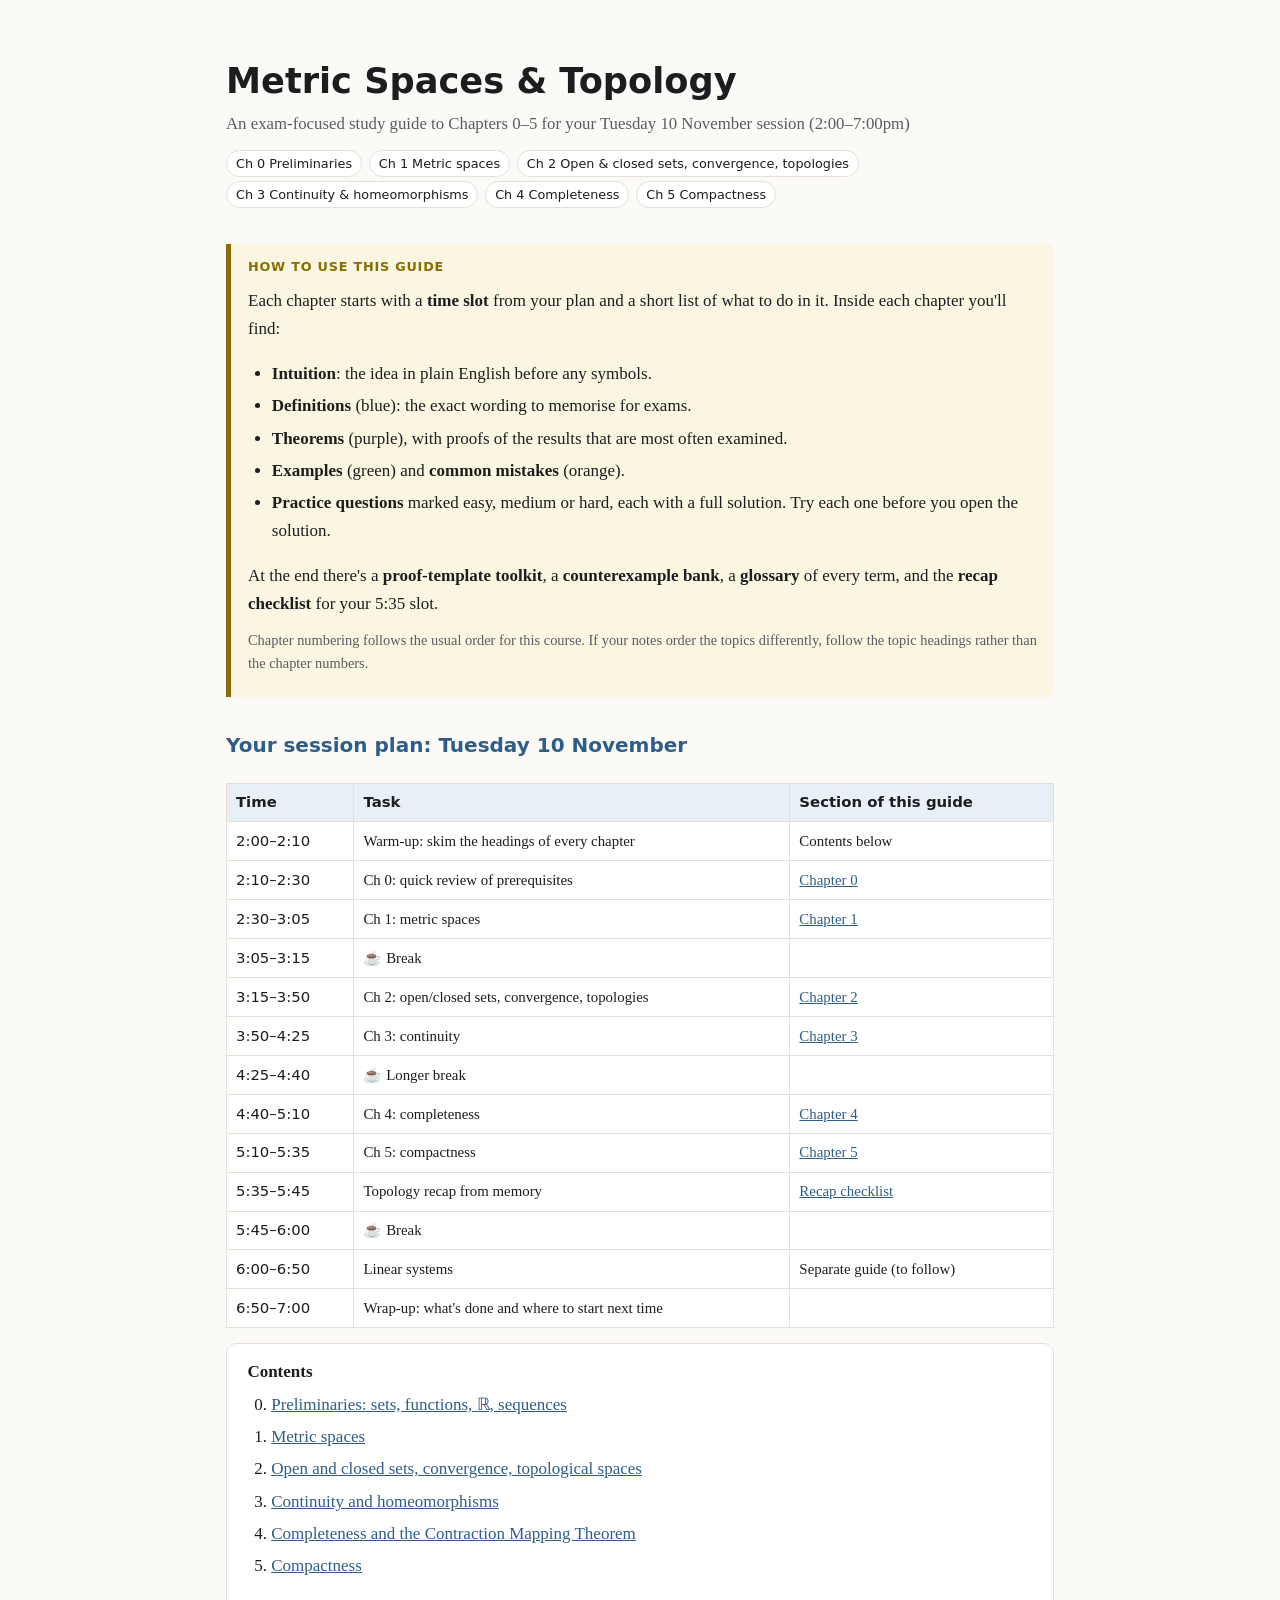
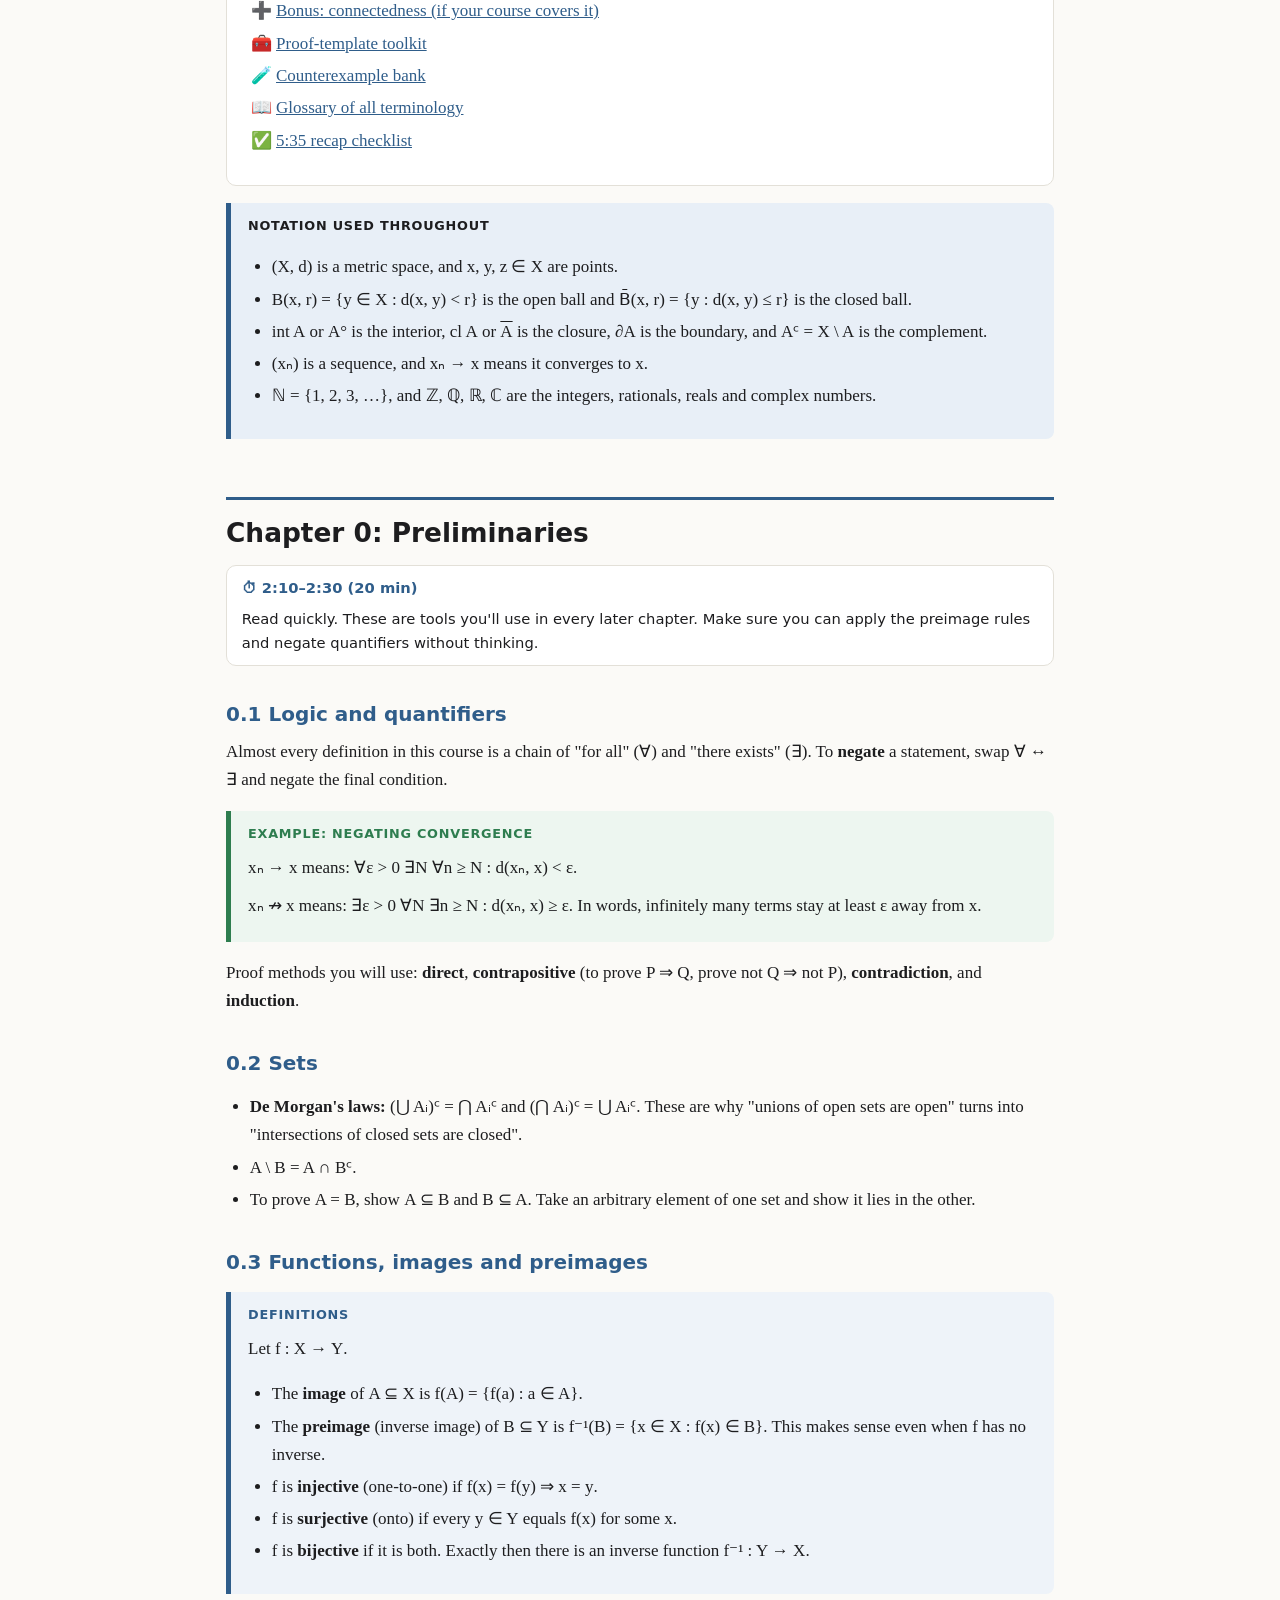
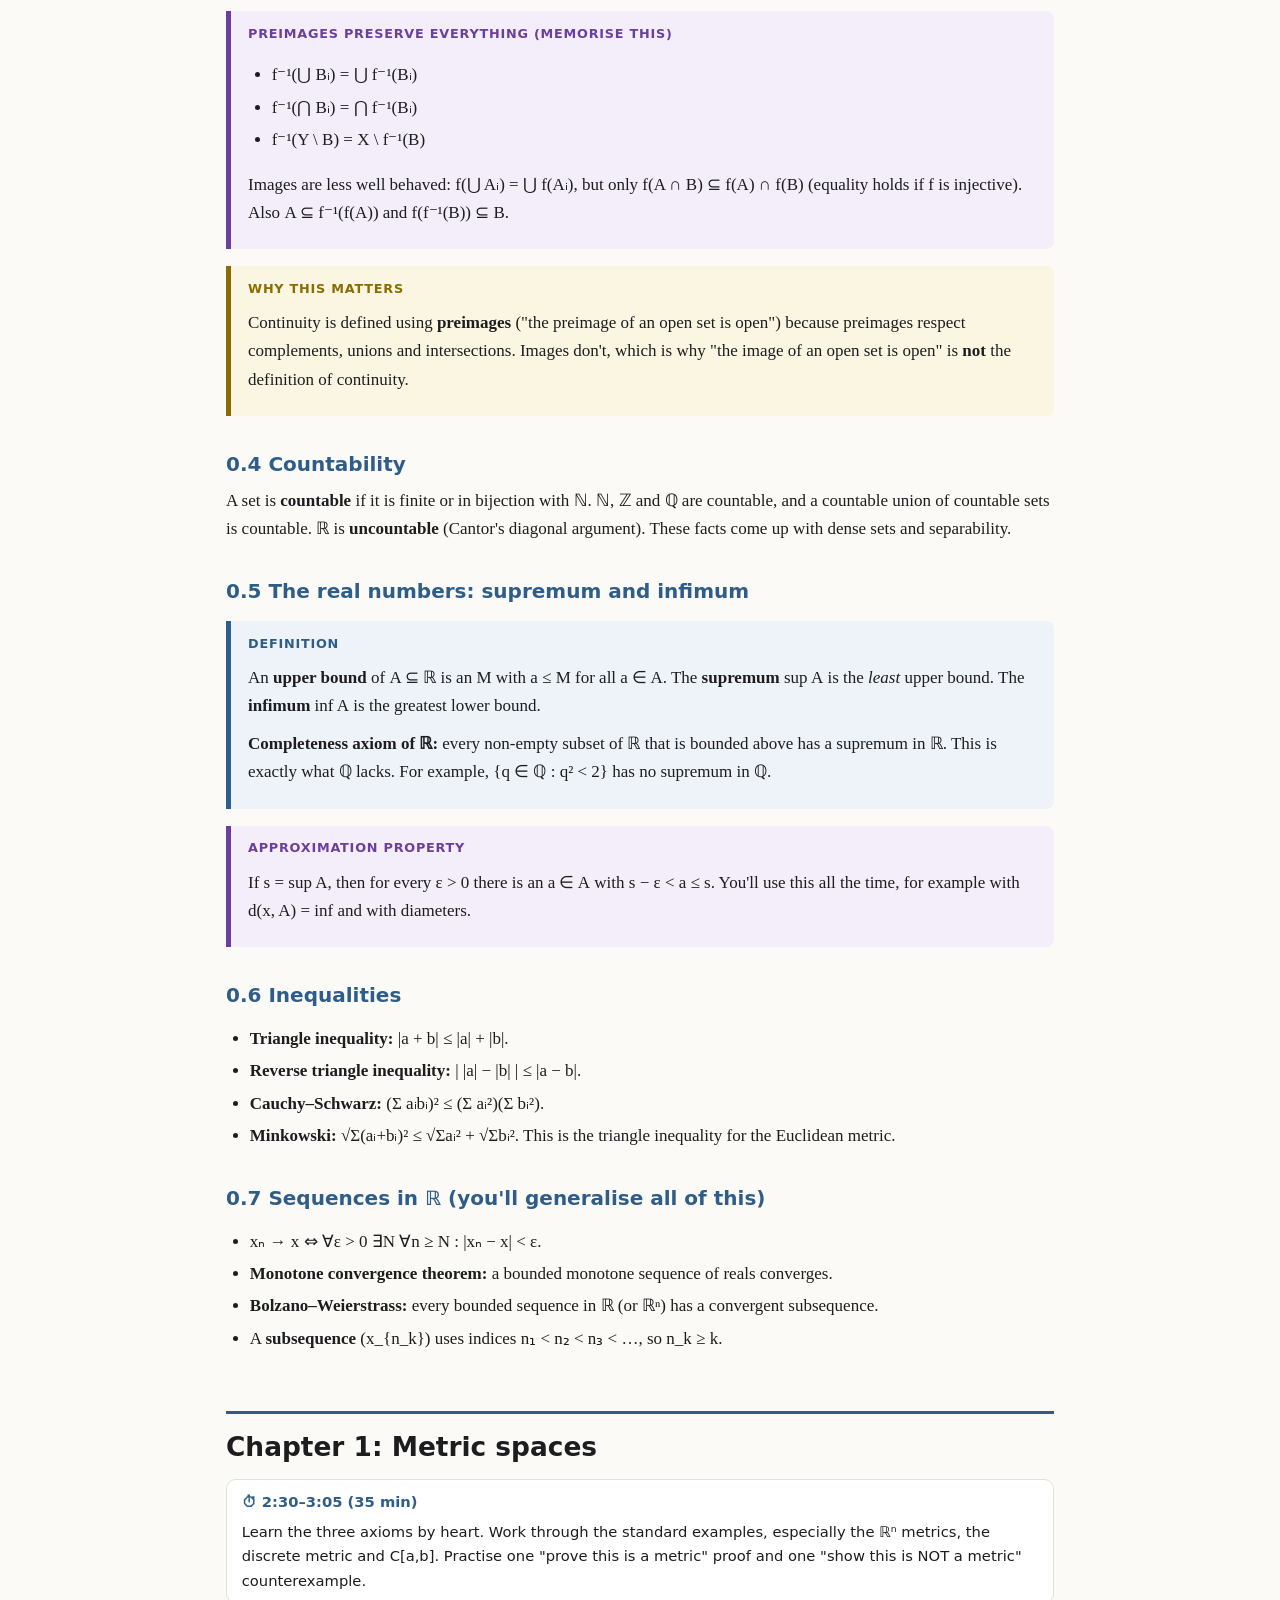
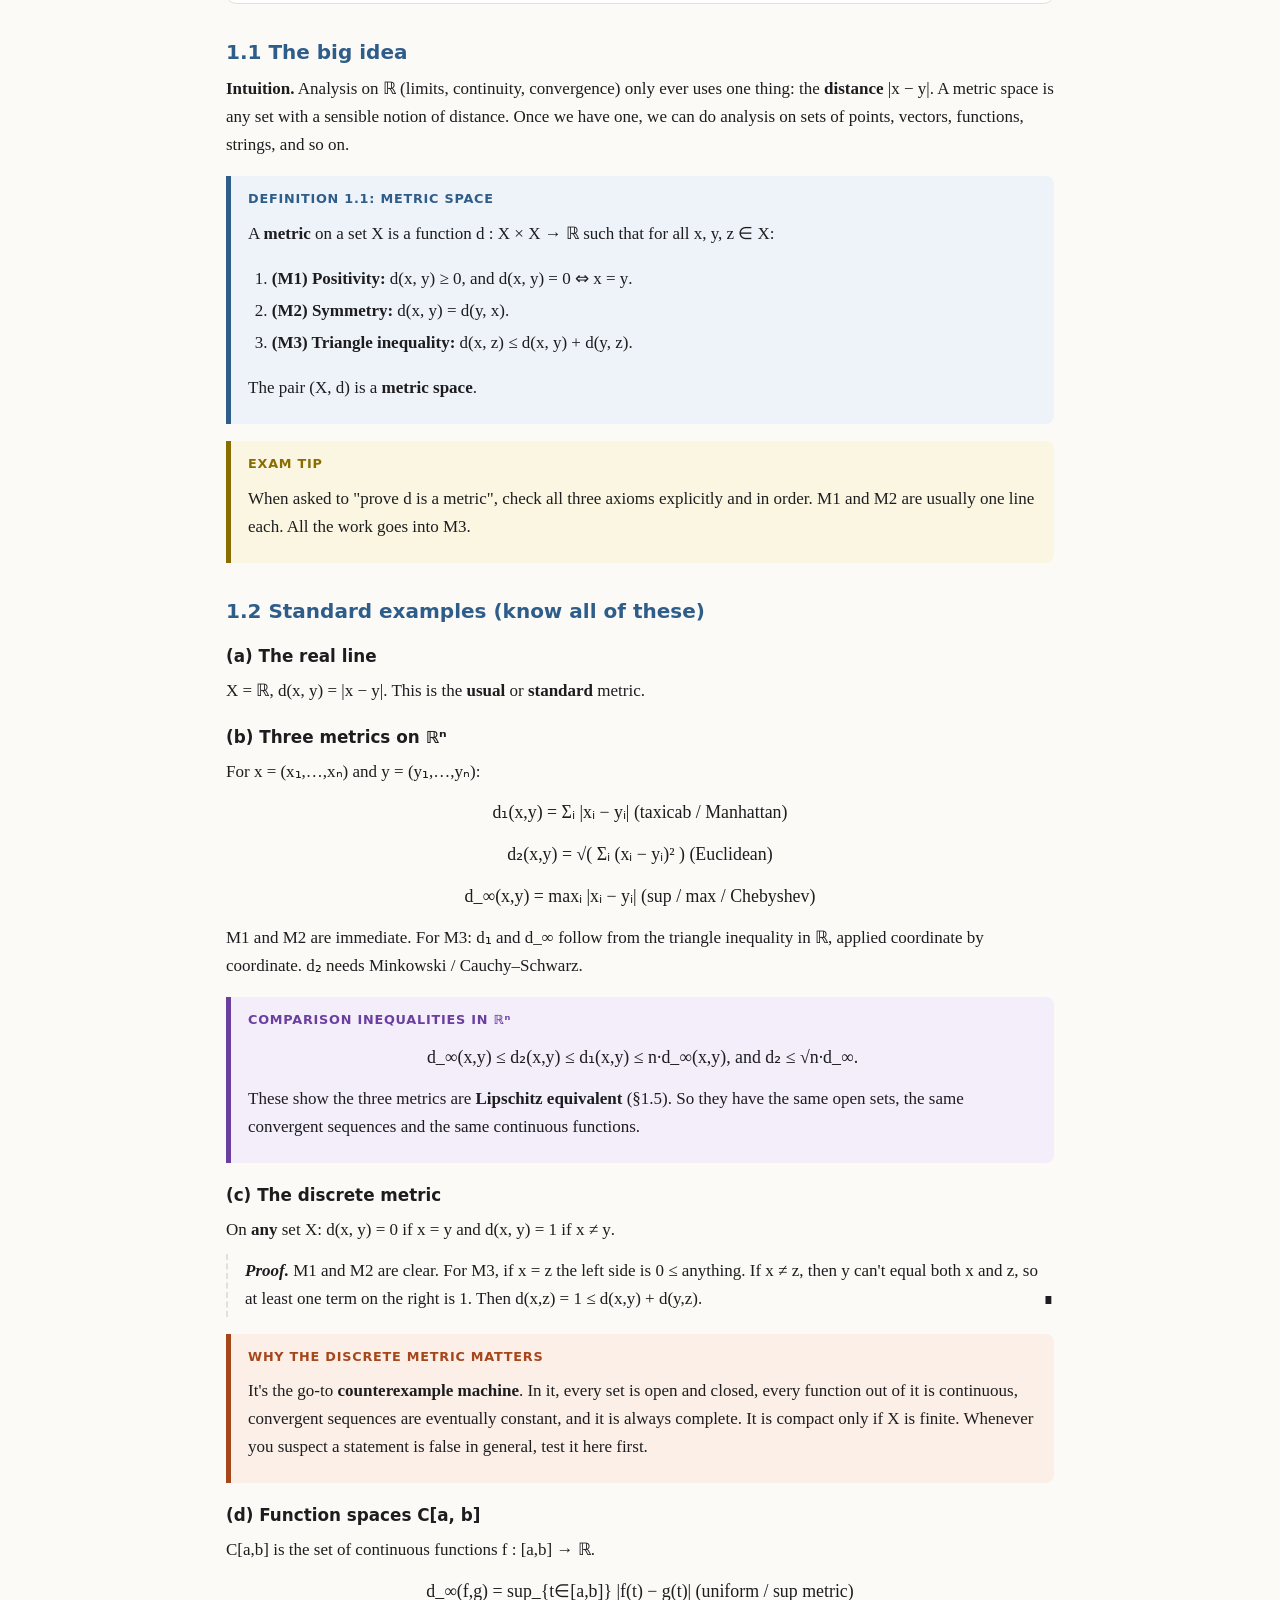
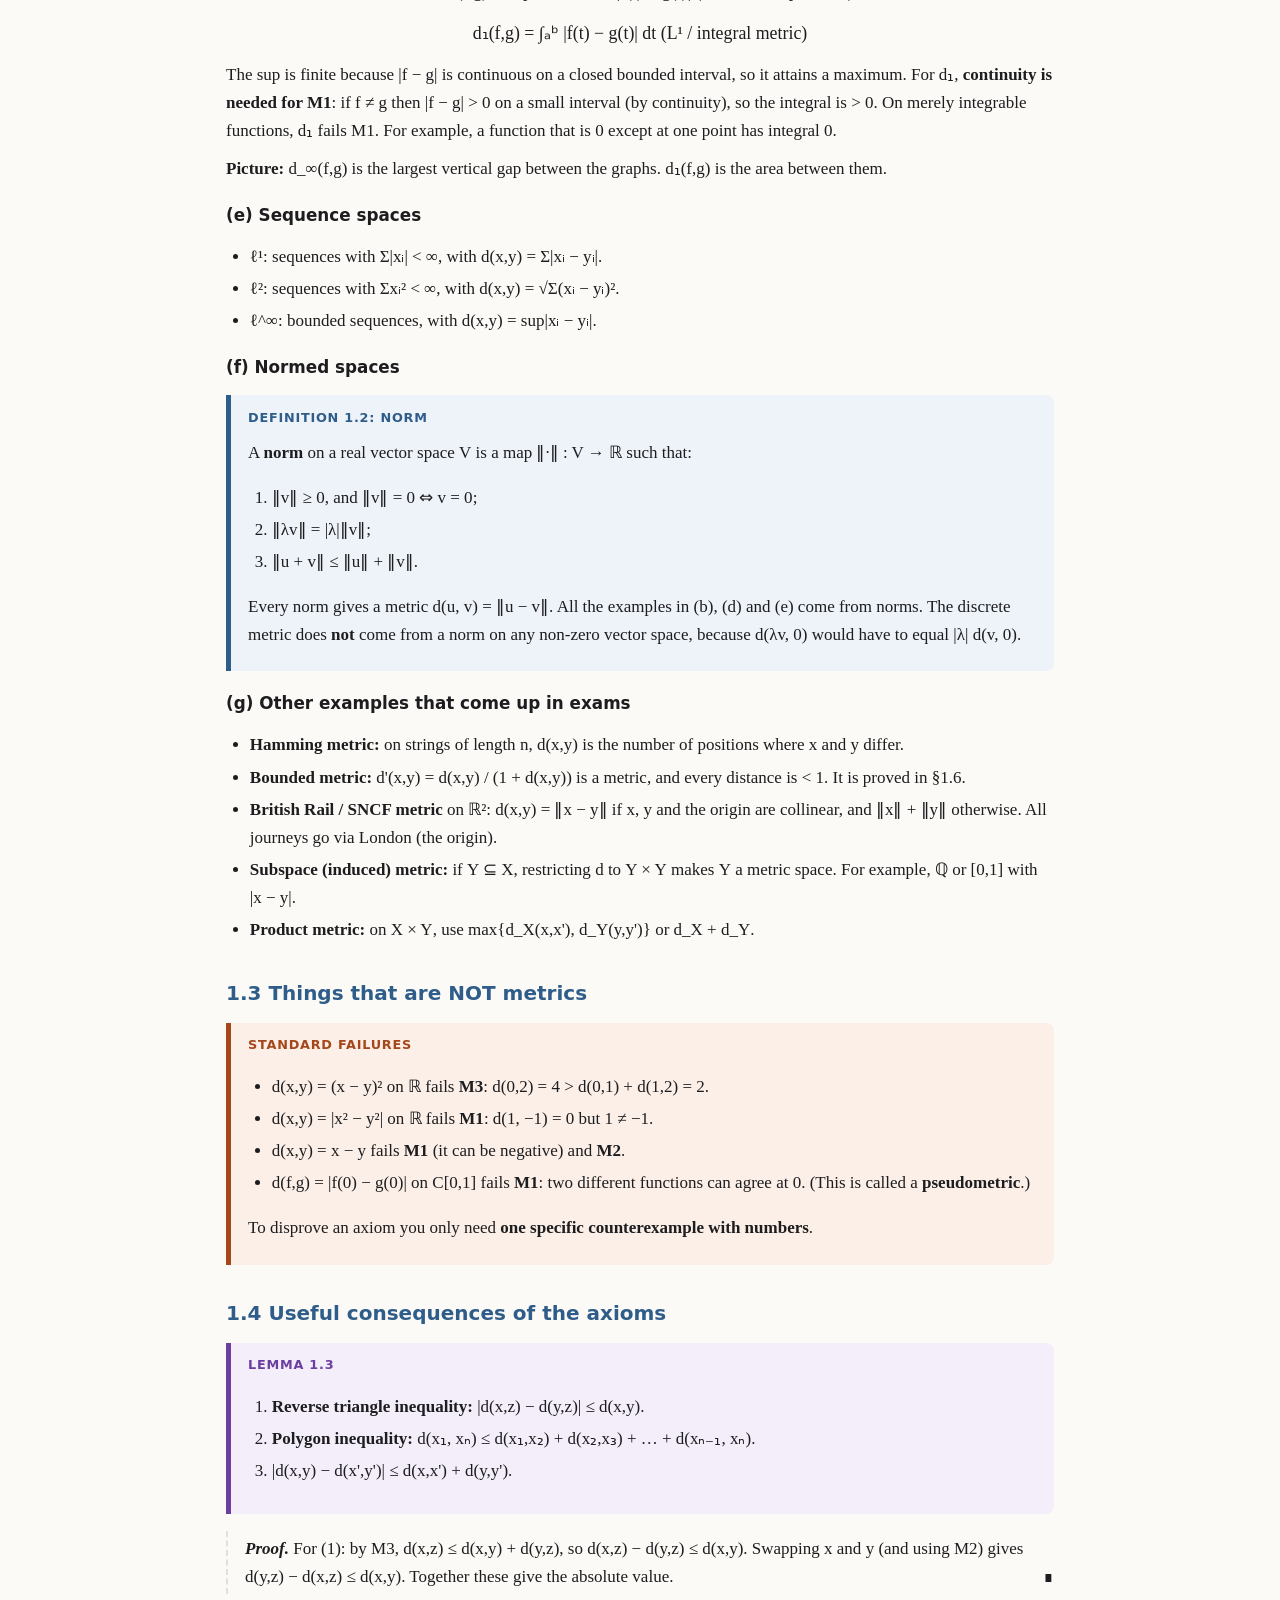
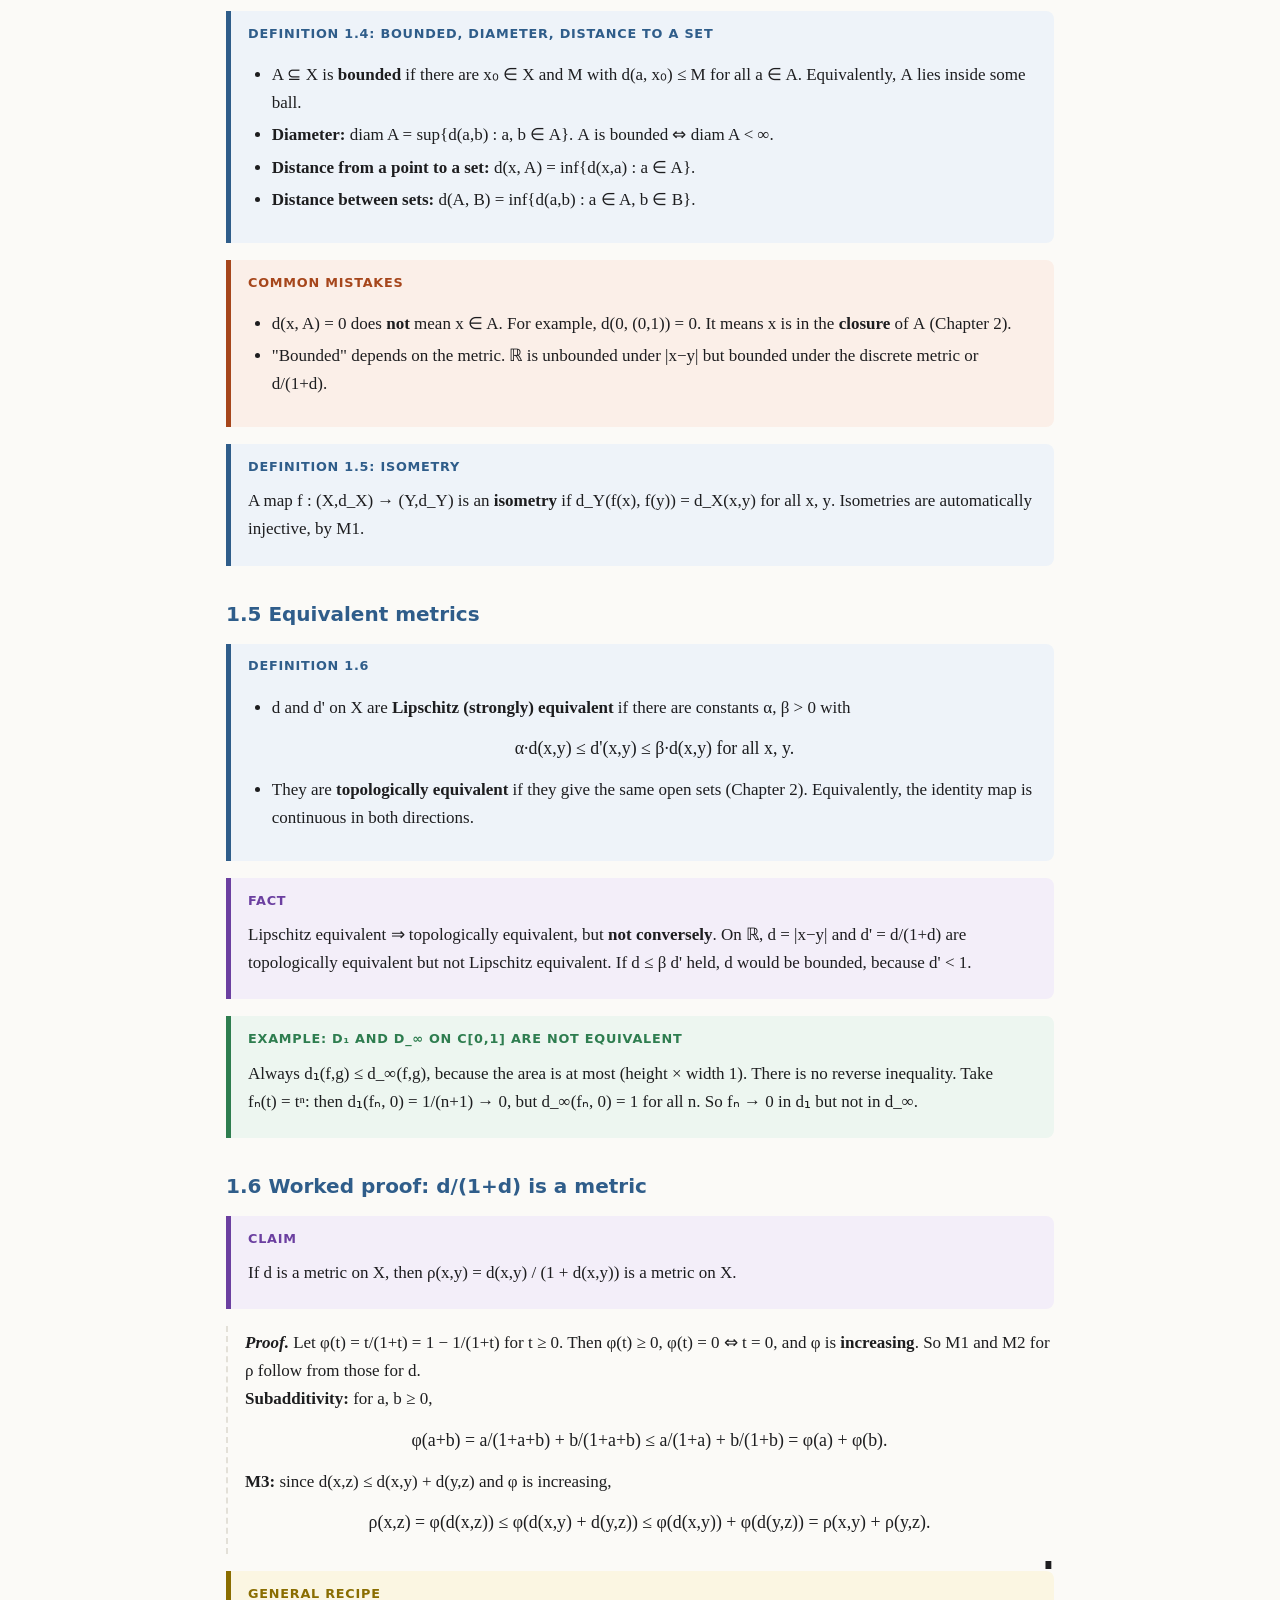
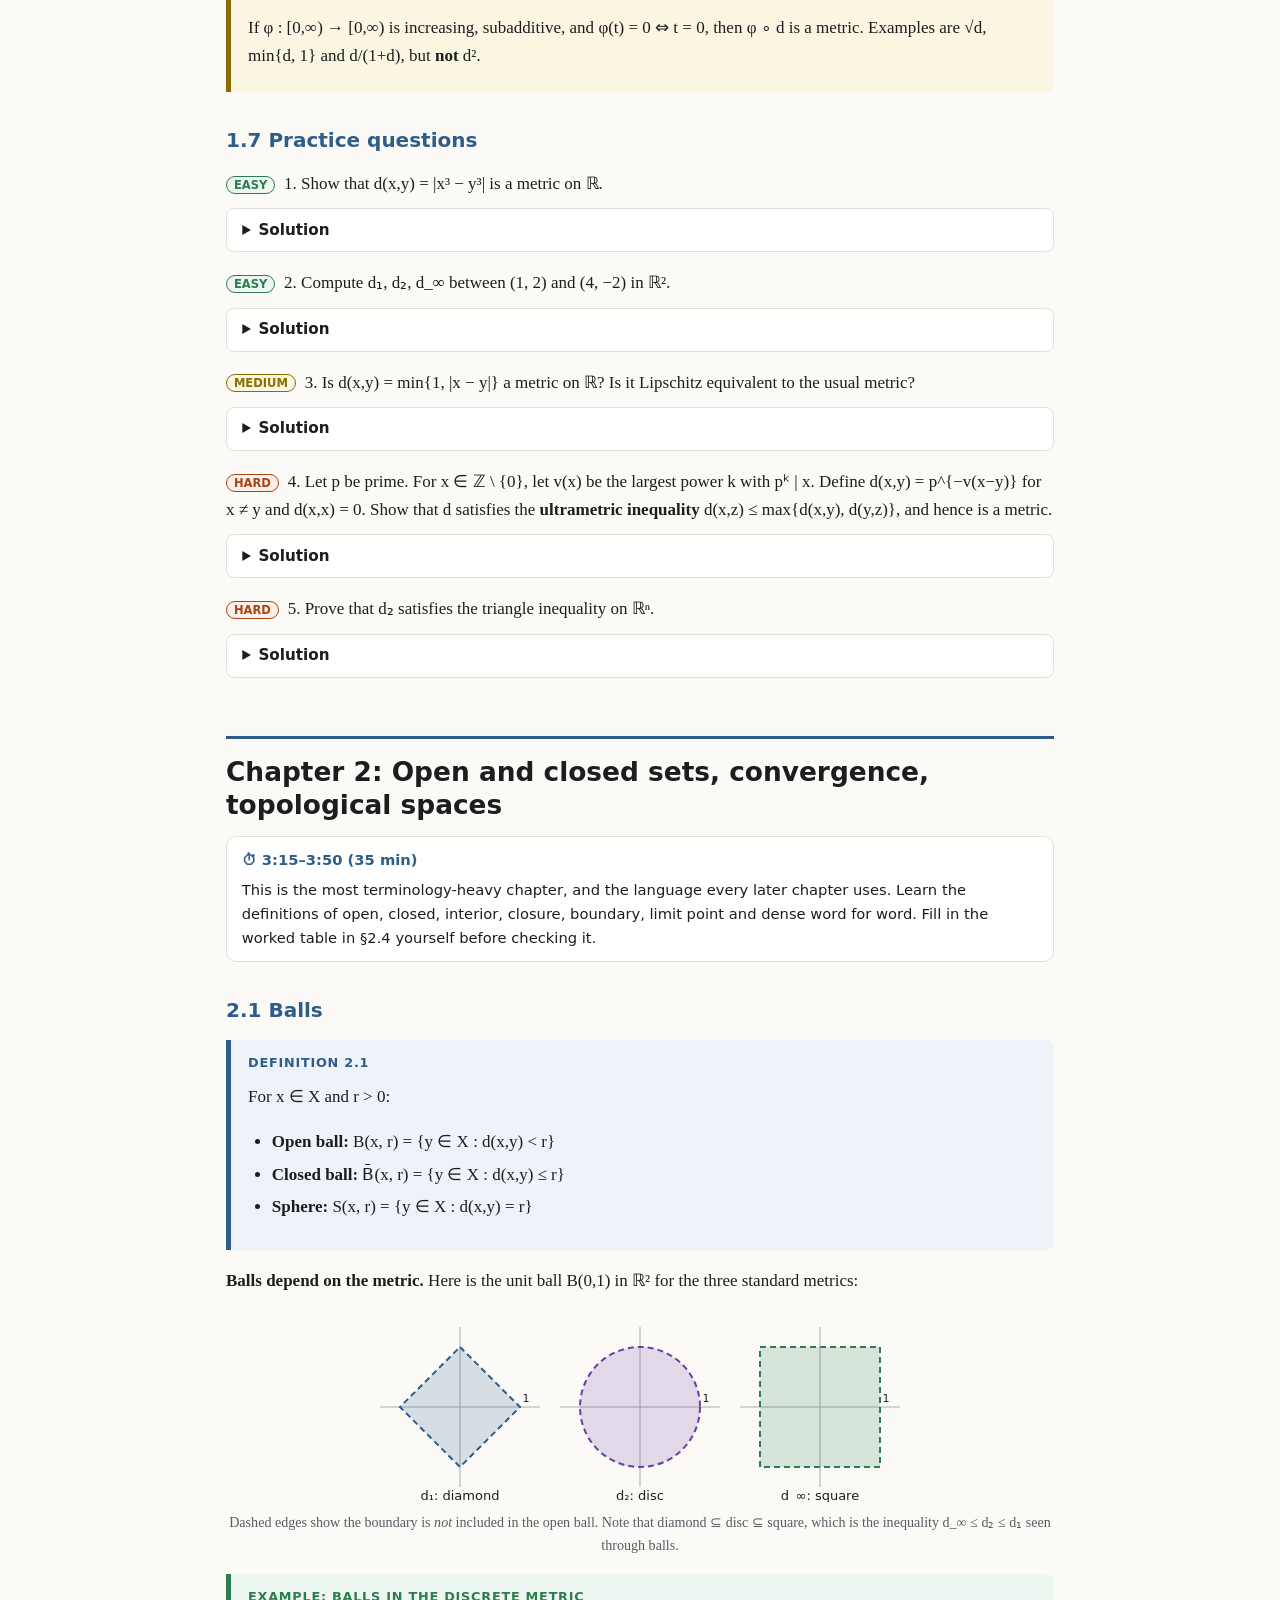
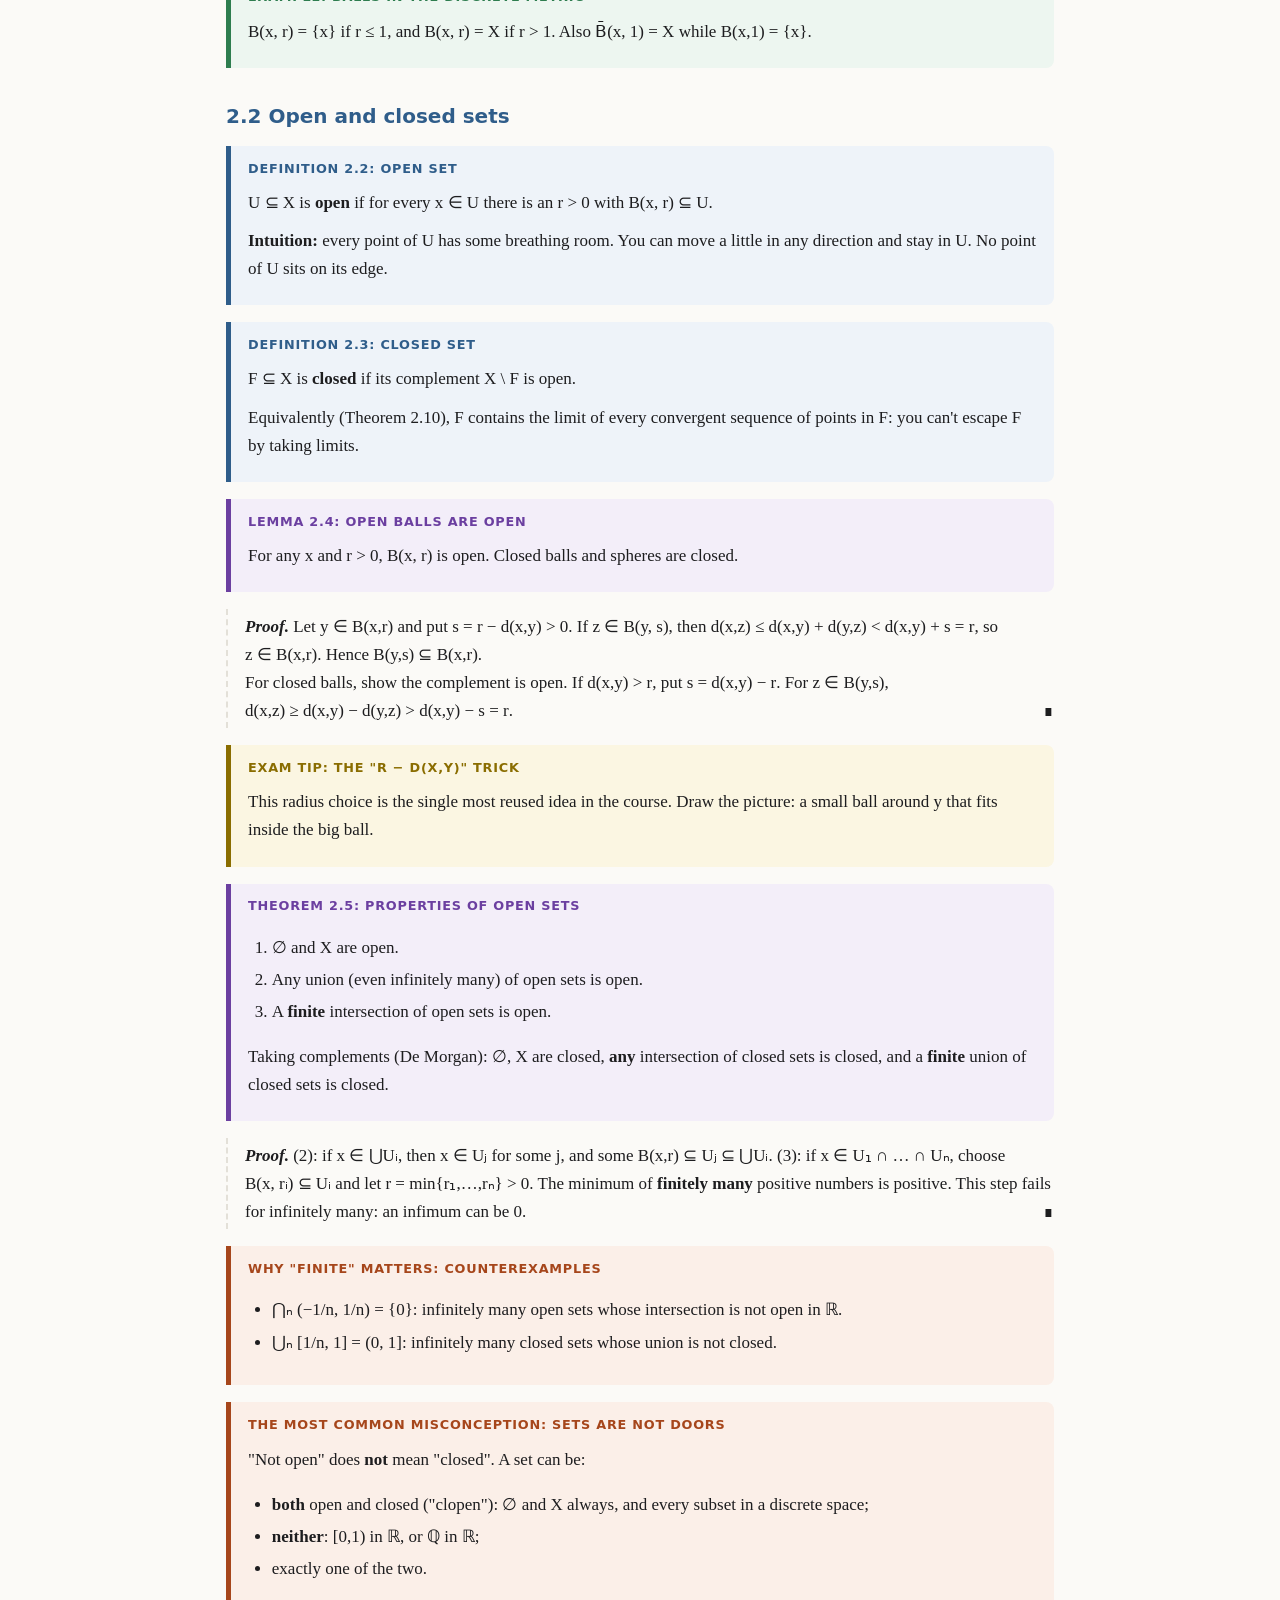
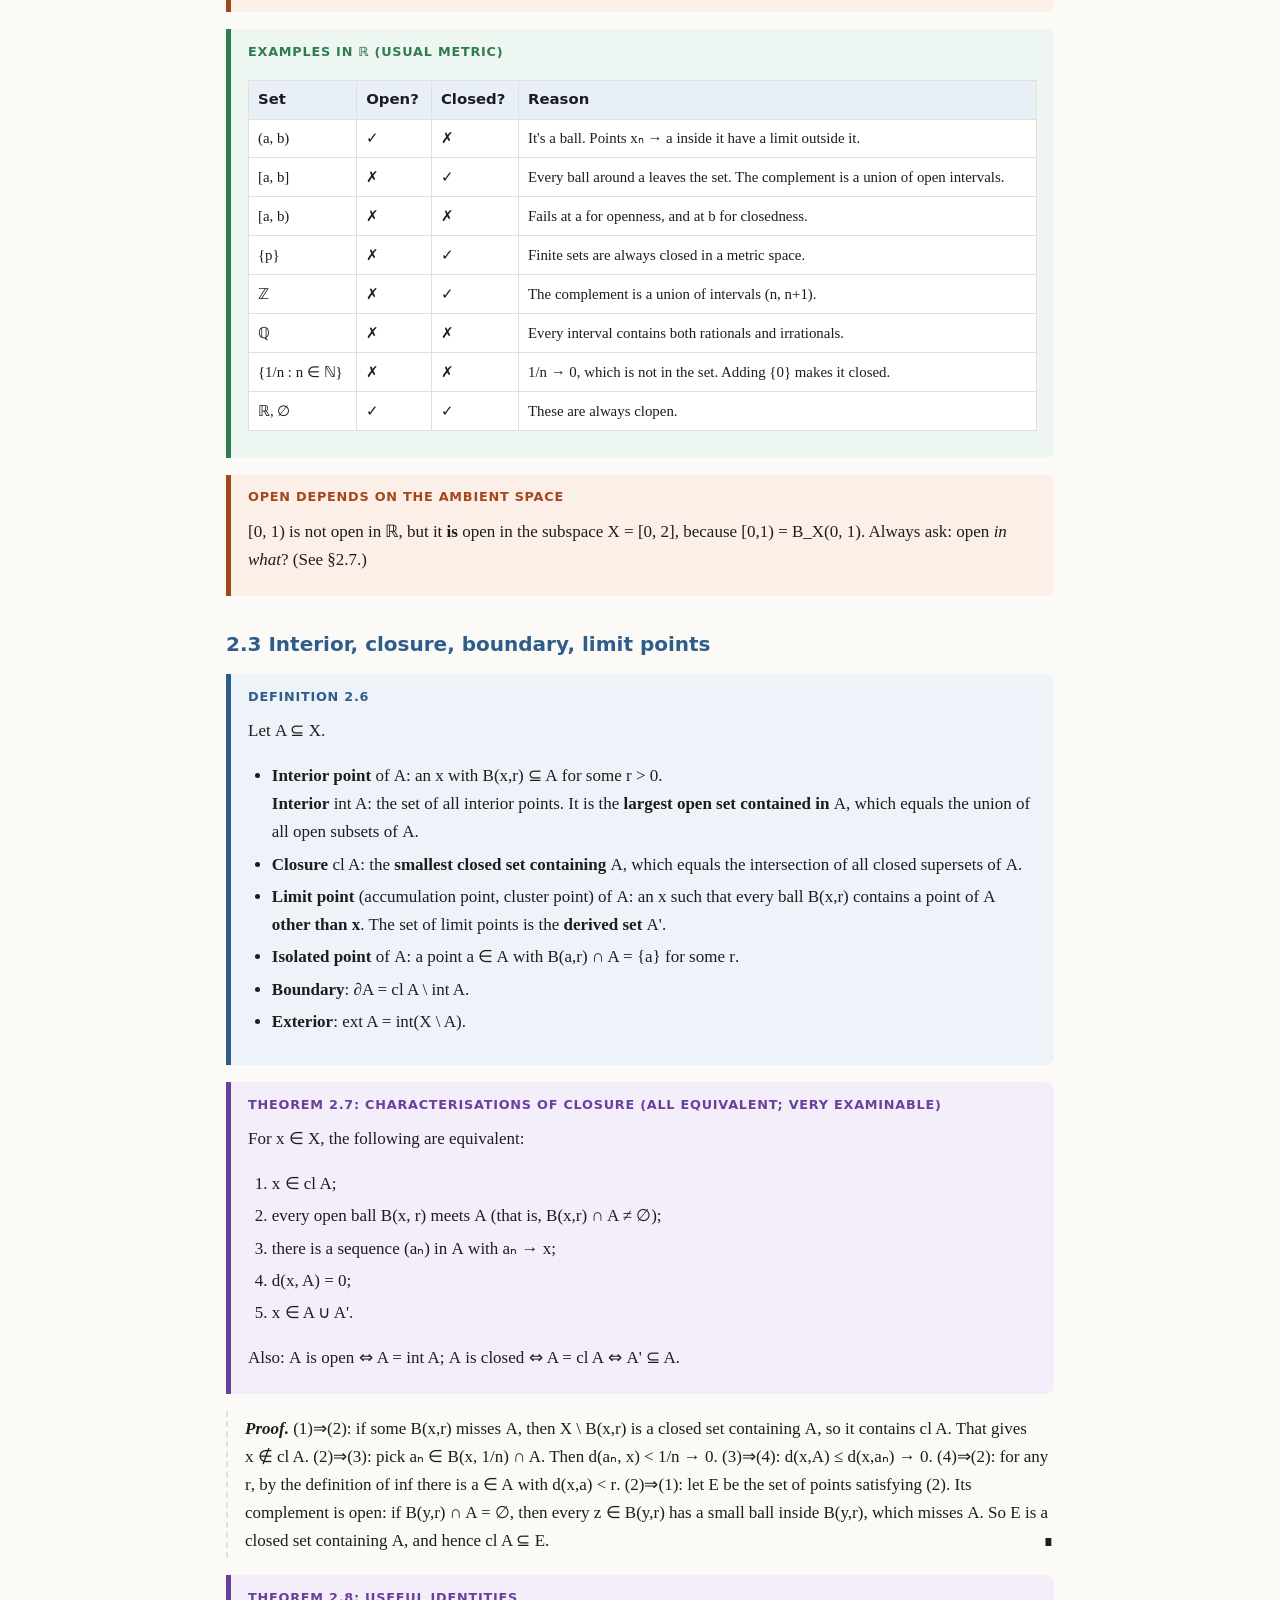
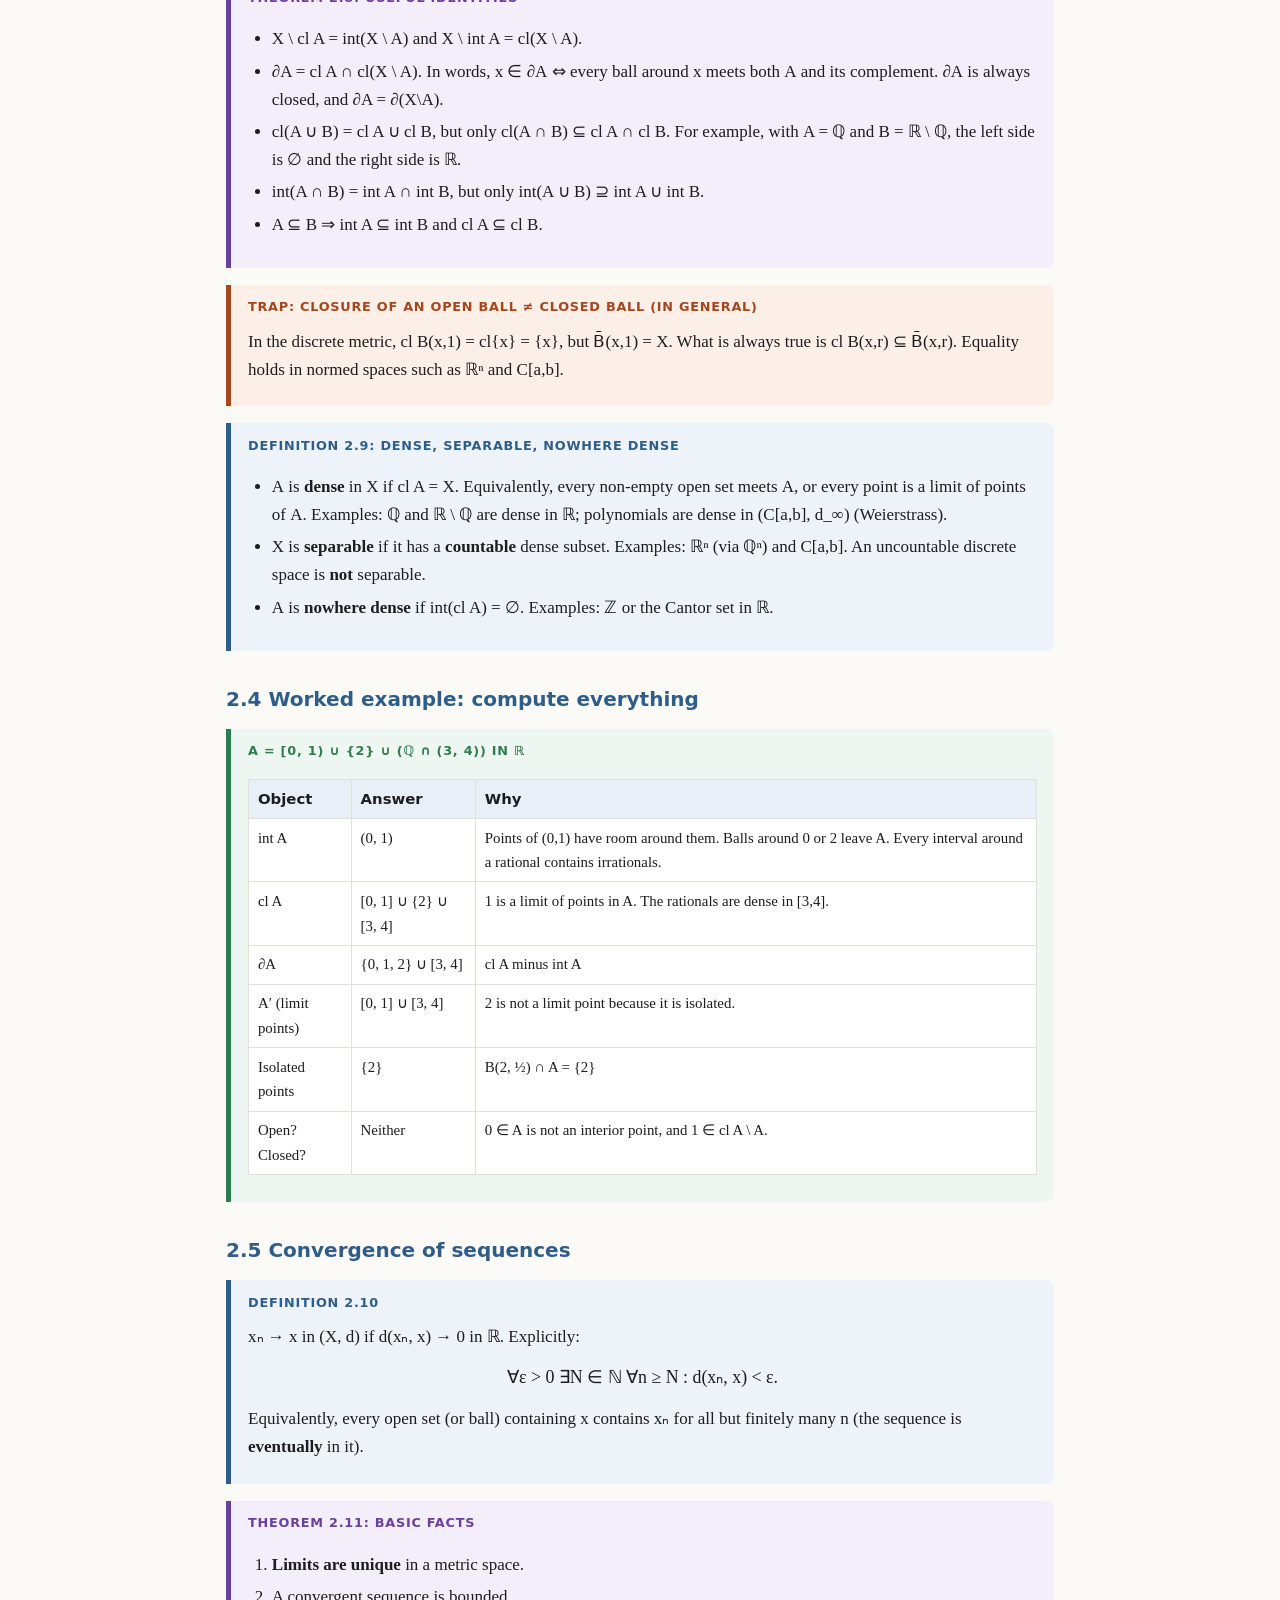
<file: metric-spaces-topology/metric-spaces-topology-guide.html>
<!doctype html>
<html lang="en">
<head>
<meta charset="utf-8">
<meta name="viewport" content="width=device-width, initial-scale=1">
<title>Metric Spaces &amp; Topology</title>
<meta name="description" content="A detailed, exam-focused study guide to Chapters 0–5 of Metric Spaces and Topology, organised around a Tuesday 2pm–7pm study session.">
<style>
:root{
  --bg:#fbfaf7; --surface:#ffffff; --text:#1d1d1f; --muted:#5b5b63; --rule:#e3e0d8;
  --accent:#2f5d8a; --accent-soft:#e8eff7;
  --def:#2f5d8a; --def-bg:#eef3f9;
  --thm:#6b3fa0; --thm-bg:#f3eef9;
  --ex:#2e7d4f; --ex-bg:#edf6f0;
  --warn:#a6461b; --warn-bg:#fbefe8;
  --tip:#8a6d00; --tip-bg:#fbf6e2;
  --code-bg:#f2f0ea;
}
@media (prefers-color-scheme: dark){
  :root:not([data-theme="light"]){
    --bg:#16171a; --surface:#1e2024; --text:#e7e6e3; --muted:#a3a2a8; --rule:#34363c;
    --accent:#8fb6e0; --accent-soft:#1f2a36;
    --def:#8fb6e0; --def-bg:#1c2631;
    --thm:#c3a4ea; --thm-bg:#271f33;
    --ex:#8fd1a8; --ex-bg:#1a2a21;
    --warn:#f0a07a; --warn-bg:#33231b;
    --tip:#e6cb6a; --tip-bg:#2d2817;
    --code-bg:#26282d;
  }
}
:root[data-theme="dark"]{
  --bg:#16171a; --surface:#1e2024; --text:#e7e6e3; --muted:#a3a2a8; --rule:#34363c;
  --accent:#8fb6e0; --accent-soft:#1f2a36;
  --def:#8fb6e0; --def-bg:#1c2631;
  --thm:#c3a4ea; --thm-bg:#271f33;
  --ex:#8fd1a8; --ex-bg:#1a2a21;
  --warn:#f0a07a; --warn-bg:#33231b;
  --tip:#e6cb6a; --tip-bg:#2d2817;
  --code-bg:#26282d;
}
*{box-sizing:border-box}
html{-webkit-text-size-adjust:100%}
body{margin:0;background:var(--bg);color:var(--text);
  font:17px/1.65 "Charter","Iowan Old Style","Georgia","Cambria",serif;}
main{max-width:860px;margin:0 auto;padding:32px 16px 80px}
h1,h2,h3,h4{font-family:system-ui,-apple-system,"Segoe UI",Roboto,"Helvetica Neue",Arial,sans-serif;line-height:1.25;color:var(--text)}
h1{font-size:2.2rem;margin:.2em 0 .2em}
h2{font-size:1.65rem;margin:2.2em 0 .6em;padding-top:.6em;border-top:3px solid var(--accent)}
h3{font-size:1.25rem;margin:1.8em 0 .5em;color:var(--accent)}
h4{font-size:1.05rem;margin:1.3em 0 .4em}
p{margin:.6em 0}
a{color:var(--accent)}
ul,ol{padding-left:1.4em}
li{margin:.25em 0}
.sub{color:var(--muted);font-size:1.05rem;margin-top:0}
.m{font-family:"Cambria Math","STIX Two Math","Latin Modern Math","Times New Roman",serif;white-space:nowrap}
.mb{display:block;text-align:center;margin:.7em 0;font-family:"Cambria Math","STIX Two Math","Latin Modern Math","Times New Roman",serif;font-size:1.05em;overflow-x:auto}
.ov{text-decoration:overline}
.box{border-left:5px solid var(--accent);background:var(--accent-soft);padding:.7em 1em;margin:1em 0;border-radius:0 8px 8px 0;break-inside:avoid}
.box > .lbl{display:block;font-family:system-ui,-apple-system,"Segoe UI",Roboto,Arial,sans-serif;font-weight:700;font-size:.8rem;letter-spacing:.06em;text-transform:uppercase;margin-bottom:.2em}
.def{border-color:var(--def);background:var(--def-bg)} .def>.lbl{color:var(--def)}
.thm{border-color:var(--thm);background:var(--thm-bg)} .thm>.lbl{color:var(--thm)}
.ex{border-color:var(--ex);background:var(--ex-bg)} .ex>.lbl{color:var(--ex)}
.warn{border-color:var(--warn);background:var(--warn-bg)} .warn>.lbl{color:var(--warn)}
.tip{border-color:var(--tip);background:var(--tip-bg)} .tip>.lbl{color:var(--tip)}
.proof{margin:.4em 0 1em;padding:.2em 0 .2em 1em;border-left:2px dashed var(--rule)}
.proof::before{content:"Proof. ";font-style:italic;font-weight:600}
.proof::after{content:" ∎";float:right}
.slot{display:flex;flex-wrap:wrap;gap:.4em 1em;align-items:baseline;background:var(--surface);border:1px solid var(--rule);border-radius:10px;padding:.7em 1em;margin:.6em 0 1.2em;font-family:system-ui,-apple-system,"Segoe UI",Roboto,Arial,sans-serif;font-size:.92rem}
.slot b{color:var(--accent)}
table{border-collapse:collapse;width:100%;margin:1em 0;font-size:.93rem;background:var(--surface)}
th,td{border:1px solid var(--rule);padding:.45em .6em;vertical-align:top;text-align:left}
th{background:var(--accent-soft);font-family:system-ui,-apple-system,"Segoe UI",Roboto,Arial,sans-serif}
.tablewrap{overflow-x:auto}
details{background:var(--surface);border:1px solid var(--rule);border-radius:8px;padding:.5em .9em;margin:.6em 0;break-inside:avoid}
summary{cursor:pointer;font-family:system-ui,-apple-system,"Segoe UI",Roboto,Arial,sans-serif;font-weight:600;font-size:.95rem}
.q{margin:1em 0 .3em}
.q .lvl{font-family:system-ui,-apple-system,"Segoe UI",Roboto,Arial,sans-serif;font-size:.72rem;font-weight:700;border-radius:999px;padding:.1em .6em;margin-right:.4em;vertical-align:middle}
.easy{background:var(--ex-bg);color:var(--ex);border:1px solid var(--ex)}
.med{background:var(--tip-bg);color:var(--tip);border:1px solid var(--tip)}
.hard{background:var(--warn-bg);color:var(--warn);border:1px solid var(--warn)}
.toc{background:var(--surface);border:1px solid var(--rule);border-radius:10px;padding:.8em 1.2em}
.toc ol{margin:.3em 0}
.timeline td:first-child{white-space:nowrap;font-family:system-ui,-apple-system,"Segoe UI",Roboto,Arial,sans-serif}
.gloss dt{font-weight:700;margin-top:.6em;font-family:system-ui,-apple-system,"Segoe UI",Roboto,Arial,sans-serif}
.gloss dd{margin:0 0 0 1.2em}
.check li{list-style:"☐  "}
figure{margin:1em 0;text-align:center}
figcaption{font-size:.88rem;color:var(--muted)}
svg{max-width:100%;height:auto}
.small{font-size:.9rem;color:var(--muted)}
.cover{padding:1.2em 0 .4em}
.pill{display:inline-block;font-family:system-ui,-apple-system,"Segoe UI",Roboto,Arial,sans-serif;font-size:.8rem;border:1px solid var(--rule);border-radius:999px;padding:.15em .7em;margin:.15em .2em .15em 0;background:var(--surface)}
@media (max-width:600px){ body{font-size:16px} h1{font-size:1.7rem} h2{font-size:1.35rem} }
@page{size:A4;margin:16mm 14mm 18mm}
@media print{
  :root{--bg:#fff;--surface:#fff}
  body{font-size:11pt;background:#fff}
  main{max-width:none;padding:0}
  h2{break-before:page;border-top:none;padding-top:0}
  h2.nobreak{break-before:auto}
  h3,h4{break-after:avoid}
  .box,details,table,figure{break-inside:avoid}
  summary{list-style:none}
  a{text-decoration:none;color:inherit}
}
</style>
</head>
<body>
<main>

<div class="cover">
<h1>Metric Spaces &amp; Topology</h1>
<p class="sub">An exam-focused study guide to Chapters 0–5 for your Tuesday 10 November session (2:00–7:00pm)</p>
<p>
<span class="pill">Ch 0 Preliminaries</span>
<span class="pill">Ch 1 Metric spaces</span>
<span class="pill">Ch 2 Open &amp; closed sets, convergence, topologies</span>
<span class="pill">Ch 3 Continuity &amp; homeomorphisms</span>
<span class="pill">Ch 4 Completeness</span>
<span class="pill">Ch 5 Compactness</span>
</p>
</div>

<div class="box tip"><span class="lbl">How to use this guide</span>
<p>Each chapter starts with a <b>time slot</b> from your plan and a short list of what to do in it. Inside each chapter you'll find:</p>
<ul>
<li><b>Intuition</b>: the idea in plain English before any symbols.</li>
<li><b>Definitions</b> (blue): the exact wording to memorise for exams.</li>
<li><b>Theorems</b> (purple), with proofs of the results that are most often examined.</li>
<li><b>Examples</b> (green) and <b>common mistakes</b> (orange).</li>
<li><b>Practice questions</b> marked easy, medium or hard, each with a full solution. Try each one before you open the solution.</li>
</ul>
<p>At the end there's a <b>proof-template toolkit</b>, a <b>counterexample bank</b>, a <b>glossary</b> of every term, and the <b>recap checklist</b> for your 5:35 slot.</p>
<p class="small">Chapter numbering follows the usual order for this course. If your notes order the topics differently, follow the topic headings rather than the chapter numbers.</p>
</div>

<h3>Your session plan: Tuesday 10 November</h3>
<div class="tablewrap">
<table class="timeline">
<tr><th>Time</th><th>Task</th><th>Section of this guide</th></tr>
<tr><td>2:00–2:10</td><td>Warm-up: skim the headings of every chapter</td><td>Contents below</td></tr>
<tr><td>2:10–2:30</td><td>Ch 0: quick review of prerequisites</td><td><a href="#ch0">Chapter 0</a></td></tr>
<tr><td>2:30–3:05</td><td>Ch 1: metric spaces</td><td><a href="#ch1">Chapter 1</a></td></tr>
<tr><td>3:05–3:15</td><td>☕ Break</td><td></td></tr>
<tr><td>3:15–3:50</td><td>Ch 2: open/closed sets, convergence, topologies</td><td><a href="#ch2">Chapter 2</a></td></tr>
<tr><td>3:50–4:25</td><td>Ch 3: continuity</td><td><a href="#ch3">Chapter 3</a></td></tr>
<tr><td>4:25–4:40</td><td>☕ Longer break</td><td></td></tr>
<tr><td>4:40–5:10</td><td>Ch 4: completeness</td><td><a href="#ch4">Chapter 4</a></td></tr>
<tr><td>5:10–5:35</td><td>Ch 5: compactness</td><td><a href="#ch5">Chapter 5</a></td></tr>
<tr><td>5:35–5:45</td><td>Topology recap from memory</td><td><a href="#recap">Recap checklist</a></td></tr>
<tr><td>5:45–6:00</td><td>☕ Break</td><td></td></tr>
<tr><td>6:00–6:50</td><td>Linear systems</td><td>Separate guide (to follow)</td></tr>
<tr><td>6:50–7:00</td><td>Wrap-up: what's done and where to start next time</td><td></td></tr>
</table>
</div>

<div class="toc">
<b>Contents</b>
<ol start="0">
<li><a href="#ch0">Preliminaries: sets, functions, ℝ, sequences</a></li>
<li><a href="#ch1">Metric spaces</a></li>
<li><a href="#ch2">Open and closed sets, convergence, topological spaces</a></li>
<li><a href="#ch3">Continuity and homeomorphisms</a></li>
<li><a href="#ch4">Completeness and the Contraction Mapping Theorem</a></li>
<li><a href="#ch5">Compactness</a></li>
</ol>
<ul style="list-style:none;padding-left:.2em">
<li>➕ <a href="#bonus">Bonus: connectedness (if your course covers it)</a></li>
<li>🧰 <a href="#toolkit">Proof-template toolkit</a></li>
<li>🧪 <a href="#counter">Counterexample bank</a></li>
<li>📖 <a href="#glossary">Glossary of all terminology</a></li>
<li>✅ <a href="#recap">5:35 recap checklist</a></li>
</ul>
</div>

<div class="box"><span class="lbl">Notation used throughout</span>
<ul>
<li><span class="m">(X, d)</span> is a metric space, and <span class="m">x, y, z ∈ X</span> are points.</li>
<li><span class="m">B(x, r) = {y ∈ X : d(x, y) &lt; r}</span> is the open ball and <span class="m">B̄(x, r) = {y : d(x, y) ≤ r}</span> is the closed ball.</li>
<li><span class="m">int A</span> or <span class="m">A°</span> is the interior, <span class="m">cl A</span> or <span class="m ov">A</span> is the closure, <span class="m">∂A</span> is the boundary, and <span class="m">Aᶜ = X \ A</span> is the complement.</li>
<li><span class="m">(xₙ)</span> is a sequence, and <span class="m">xₙ → x</span> means it converges to <span class="m">x</span>.</li>
<li><span class="m">ℕ = {1, 2, 3, …}</span>, and <span class="m">ℤ, ℚ, ℝ, ℂ</span> are the integers, rationals, reals and complex numbers.</li>
</ul>
</div>

<!-- ===================== CHAPTER 0 ===================== -->
<h2 id="ch0">Chapter 0: Preliminaries</h2>
<div class="slot"><b>⏱ 2:10–2:30 (20 min)</b><span>Read quickly. These are tools you'll use in every later chapter. Make sure you can apply the preimage rules and negate quantifiers without thinking.</span></div>

<h3>0.1 Logic and quantifiers</h3>
<p>Almost every definition in this course is a chain of "for all" (∀) and "there exists" (∃). To <b>negate</b> a statement, swap ∀ ↔ ∃ and negate the final condition.</p>
<div class="box ex"><span class="lbl">Example: negating convergence</span>
<p><span class="m">xₙ → x</span> means: <span class="m">∀ε &gt; 0 ∃N ∀n ≥ N : d(xₙ, x) &lt; ε</span>.</p>
<p><span class="m">xₙ ↛ x</span> means: <span class="m">∃ε &gt; 0 ∀N ∃n ≥ N : d(xₙ, x) ≥ ε</span>. In words, infinitely many terms stay at least ε away from <span class="m">x</span>.</p>
</div>
<p>Proof methods you will use: <b>direct</b>, <b>contrapositive</b> (to prove P ⇒ Q, prove not Q ⇒ not P), <b>contradiction</b>, and <b>induction</b>.</p>

<h3>0.2 Sets</h3>
<ul>
<li><b>De Morgan's laws:</b> <span class="m">(⋃ Aᵢ)ᶜ = ⋂ Aᵢᶜ</span> and <span class="m">(⋂ Aᵢ)ᶜ = ⋃ Aᵢᶜ</span>. These are why "unions of open sets are open" turns into "intersections of closed sets are closed".</li>
<li><span class="m">A \ B = A ∩ Bᶜ</span>.</li>
<li>To prove <span class="m">A = B</span>, show <span class="m">A ⊆ B</span> and <span class="m">B ⊆ A</span>. Take an arbitrary element of one set and show it lies in the other.</li>
</ul>

<h3>0.3 Functions, images and preimages</h3>
<div class="box def"><span class="lbl">Definitions</span>
<p>Let <span class="m">f : X → Y</span>.</p>
<ul>
<li>The <b>image</b> of <span class="m">A ⊆ X</span> is <span class="m">f(A) = {f(a) : a ∈ A}</span>.</li>
<li>The <b>preimage</b> (inverse image) of <span class="m">B ⊆ Y</span> is <span class="m">f⁻¹(B) = {x ∈ X : f(x) ∈ B}</span>. This makes sense even when <span class="m">f</span> has no inverse.</li>
<li><span class="m">f</span> is <b>injective</b> (one-to-one) if <span class="m">f(x) = f(y) ⇒ x = y</span>.</li>
<li><span class="m">f</span> is <b>surjective</b> (onto) if every <span class="m">y ∈ Y</span> equals <span class="m">f(x)</span> for some <span class="m">x</span>.</li>
<li><span class="m">f</span> is <b>bijective</b> if it is both. Exactly then there is an inverse function <span class="m">f⁻¹ : Y → X</span>.</li>
</ul>
</div>
<div class="box thm"><span class="lbl">Preimages preserve everything (memorise this)</span>
<ul>
<li><span class="m">f⁻¹(⋃ Bᵢ) = ⋃ f⁻¹(Bᵢ)</span></li>
<li><span class="m">f⁻¹(⋂ Bᵢ) = ⋂ f⁻¹(Bᵢ)</span></li>
<li><span class="m">f⁻¹(Y \ B) = X \ f⁻¹(B)</span></li>
</ul>
<p>Images are less well behaved: <span class="m">f(⋃ Aᵢ) = ⋃ f(Aᵢ)</span>, but only <span class="m">f(A ∩ B) ⊆ f(A) ∩ f(B)</span> (equality holds if <span class="m">f</span> is injective). Also <span class="m">A ⊆ f⁻¹(f(A))</span> and <span class="m">f(f⁻¹(B)) ⊆ B</span>.</p>
</div>
<div class="box tip"><span class="lbl">Why this matters</span><p>Continuity is defined using <b>preimages</b> ("the preimage of an open set is open") because preimages respect complements, unions and intersections. Images don't, which is why "the image of an open set is open" is <b>not</b> the definition of continuity.</p></div>

<h3>0.4 Countability</h3>
<p>A set is <b>countable</b> if it is finite or in bijection with ℕ. ℕ, ℤ and ℚ are countable, and a countable union of countable sets is countable. ℝ is <b>uncountable</b> (Cantor's diagonal argument). These facts come up with dense sets and separability.</p>

<h3>0.5 The real numbers: supremum and infimum</h3>
<div class="box def"><span class="lbl">Definition</span>
<p>An <b>upper bound</b> of <span class="m">A ⊆ ℝ</span> is an <span class="m">M</span> with <span class="m">a ≤ M</span> for all <span class="m">a ∈ A</span>. The <b>supremum</b> <span class="m">sup A</span> is the <i>least</i> upper bound. The <b>infimum</b> <span class="m">inf A</span> is the greatest lower bound.</p>
<p><b>Completeness axiom of ℝ:</b> every non-empty subset of ℝ that is bounded above has a supremum in ℝ. This is exactly what ℚ lacks. For example, <span class="m">{q ∈ ℚ : q² &lt; 2}</span> has no supremum in ℚ.</p>
</div>
<div class="box thm"><span class="lbl">Approximation property</span><p>If <span class="m">s = sup A</span>, then for every <span class="m">ε &gt; 0</span> there is an <span class="m">a ∈ A</span> with <span class="m">s − ε &lt; a ≤ s</span>. You'll use this all the time, for example with <span class="m">d(x, A) = inf</span> and with diameters.</p></div>

<h3>0.6 Inequalities</h3>
<ul>
<li><b>Triangle inequality:</b> <span class="m">|a + b| ≤ |a| + |b|</span>.</li>
<li><b>Reverse triangle inequality:</b> <span class="m">| |a| − |b| | ≤ |a − b|</span>.</li>
<li><b>Cauchy–Schwarz:</b> <span class="m">(Σ aᵢbᵢ)² ≤ (Σ aᵢ²)(Σ bᵢ²)</span>.</li>
<li><b>Minkowski:</b> <span class="m">√Σ(aᵢ+bᵢ)² ≤ √Σaᵢ² + √Σbᵢ²</span>. This is the triangle inequality for the Euclidean metric.</li>
</ul>

<h3>0.7 Sequences in ℝ (you'll generalise all of this)</h3>
<ul>
<li><span class="m">xₙ → x</span> ⇔ <span class="m">∀ε &gt; 0 ∃N ∀n ≥ N : |xₙ − x| &lt; ε</span>.</li>
<li><b>Monotone convergence theorem:</b> a bounded monotone sequence of reals converges.</li>
<li><b>Bolzano–Weierstrass:</b> every bounded sequence in ℝ (or ℝⁿ) has a convergent subsequence.</li>
<li>A <b>subsequence</b> <span class="m">(x_{n_k})</span> uses indices <span class="m">n₁ &lt; n₂ &lt; n₃ &lt; …</span>, so <span class="m">n_k ≥ k</span>.</li>
</ul>

<!-- ===================== CHAPTER 1 ===================== -->
<h2 id="ch1">Chapter 1: Metric spaces</h2>
<div class="slot"><b>⏱ 2:30–3:05 (35 min)</b><span>Learn the three axioms by heart. Work through the standard examples, especially the ℝⁿ metrics, the discrete metric and C[a,b]. Practise one "prove this is a metric" proof and one "show this is NOT a metric" counterexample.</span></div>

<h3>1.1 The big idea</h3>
<p><b>Intuition.</b> Analysis on ℝ (limits, continuity, convergence) only ever uses one thing: the <b>distance</b> <span class="m">|x − y|</span>. A metric space is any set with a sensible notion of distance. Once we have one, we can do analysis on sets of points, vectors, functions, strings, and so on.</p>

<div class="box def"><span class="lbl">Definition 1.1: metric space</span>
<p>A <b>metric</b> on a set <span class="m">X</span> is a function <span class="m">d : X × X → ℝ</span> such that for all <span class="m">x, y, z ∈ X</span>:</p>
<ol>
<li><b>(M1) Positivity:</b> <span class="m">d(x, y) ≥ 0</span>, and <span class="m">d(x, y) = 0 ⇔ x = y</span>.</li>
<li><b>(M2) Symmetry:</b> <span class="m">d(x, y) = d(y, x)</span>.</li>
<li><b>(M3) Triangle inequality:</b> <span class="m">d(x, z) ≤ d(x, y) + d(y, z)</span>.</li>
</ol>
<p>The pair <span class="m">(X, d)</span> is a <b>metric space</b>.</p>
</div>
<div class="box tip"><span class="lbl">Exam tip</span><p>When asked to "prove <span class="m">d</span> is a metric", check all three axioms explicitly and in order. M1 and M2 are usually one line each. All the work goes into M3.</p></div>

<h3>1.2 Standard examples (know all of these)</h3>

<h4>(a) The real line</h4>
<p><span class="m">X = ℝ</span>, <span class="m">d(x, y) = |x − y|</span>. This is the <b>usual</b> or <b>standard</b> metric.</p>

<h4>(b) Three metrics on ℝⁿ</h4>
<p>For <span class="m">x = (x₁,…,xₙ)</span> and <span class="m">y = (y₁,…,yₙ)</span>:</p>
<div class="mb">d₁(x,y) = Σᵢ |xᵢ − yᵢ|    (taxicab / Manhattan)</div>
<div class="mb">d₂(x,y) = √( Σᵢ (xᵢ − yᵢ)² )    (Euclidean)</div>
<div class="mb">d_∞(x,y) = maxᵢ |xᵢ − yᵢ|    (sup / max / Chebyshev)</div>
<p>M1 and M2 are immediate. For M3: <span class="m">d₁</span> and <span class="m">d_∞</span> follow from the triangle inequality in ℝ, applied coordinate by coordinate. <span class="m">d₂</span> needs Minkowski / Cauchy–Schwarz.</p>
<div class="box thm"><span class="lbl">Comparison inequalities in ℝⁿ</span>
<div class="mb">d_∞(x,y) ≤ d₂(x,y) ≤ d₁(x,y) ≤ n·d_∞(x,y),   and   d₂ ≤ √n·d_∞.</div>
<p>These show the three metrics are <b>Lipschitz equivalent</b> (§1.5). So they have the same open sets, the same convergent sequences and the same continuous functions.</p>
</div>

<h4>(c) The discrete metric</h4>
<p>On <b>any</b> set <span class="m">X</span>: <span class="m">d(x, y) = 0</span> if <span class="m">x = y</span> and <span class="m">d(x, y) = 1</span> if <span class="m">x ≠ y</span>.</p>
<div class="proof">M1 and M2 are clear. For M3, if <span class="m">x = z</span> the left side is 0 ≤ anything. If <span class="m">x ≠ z</span>, then <span class="m">y</span> can't equal both <span class="m">x</span> and <span class="m">z</span>, so at least one term on the right is 1. Then <span class="m">d(x,z) = 1 ≤ d(x,y) + d(y,z)</span>.</div>
<div class="box warn"><span class="lbl">Why the discrete metric matters</span><p>It's the go-to <b>counterexample machine</b>. In it, every set is open and closed, every function out of it is continuous, convergent sequences are eventually constant, and it is always complete. It is compact only if <span class="m">X</span> is finite. Whenever you suspect a statement is false in general, test it here first.</p></div>

<h4>(d) Function spaces C[a, b]</h4>
<p><span class="m">C[a,b]</span> is the set of continuous functions <span class="m">f : [a,b] → ℝ</span>.</p>
<div class="mb">d_∞(f,g) = sup_{t∈[a,b]} |f(t) − g(t)|    (uniform / sup metric)</div>
<div class="mb">d₁(f,g) = ∫ₐᵇ |f(t) − g(t)| dt    (L¹ / integral metric)</div>
<p>The sup is finite because <span class="m">|f − g|</span> is continuous on a closed bounded interval, so it attains a maximum. For <span class="m">d₁</span>, <b>continuity is needed for M1</b>: if <span class="m">f ≠ g</span> then <span class="m">|f − g| &gt; 0</span> on a small interval (by continuity), so the integral is &gt; 0. On merely integrable functions, <span class="m">d₁</span> fails M1. For example, a function that is 0 except at one point has integral 0.</p>
<p><b>Picture:</b> <span class="m">d_∞(f,g)</span> is the largest vertical gap between the graphs. <span class="m">d₁(f,g)</span> is the area between them.</p>

<h4>(e) Sequence spaces</h4>
<ul>
<li><span class="m">ℓ¹</span>: sequences with <span class="m">Σ|xᵢ| &lt; ∞</span>, with <span class="m">d(x,y) = Σ|xᵢ − yᵢ|</span>.</li>
<li><span class="m">ℓ²</span>: sequences with <span class="m">Σxᵢ² &lt; ∞</span>, with <span class="m">d(x,y) = √Σ(xᵢ − yᵢ)²</span>.</li>
<li><span class="m">ℓ^∞</span>: bounded sequences, with <span class="m">d(x,y) = sup|xᵢ − yᵢ|</span>.</li>
</ul>

<h4>(f) Normed spaces</h4>
<div class="box def"><span class="lbl">Definition 1.2: norm</span>
<p>A <b>norm</b> on a real vector space <span class="m">V</span> is a map <span class="m">‖·‖ : V → ℝ</span> such that:</p>
<ol><li><span class="m">‖v‖ ≥ 0</span>, and <span class="m">‖v‖ = 0 ⇔ v = 0</span>;</li>
<li><span class="m">‖λv‖ = |λ|‖v‖</span>;</li>
<li><span class="m">‖u + v‖ ≤ ‖u‖ + ‖v‖</span>.</li></ol>
<p>Every norm gives a metric <span class="m">d(u, v) = ‖u − v‖</span>. All the examples in (b), (d) and (e) come from norms. The discrete metric does <b>not</b> come from a norm on any non-zero vector space, because <span class="m">d(λv, 0)</span> would have to equal <span class="m">|λ| d(v, 0)</span>.</p>
</div>

<h4>(g) Other examples that come up in exams</h4>
<ul>
<li><b>Hamming metric:</b> on strings of length <span class="m">n</span>, <span class="m">d(x,y)</span> is the number of positions where <span class="m">x</span> and <span class="m">y</span> differ.</li>
<li><b>Bounded metric:</b> <span class="m">d'(x,y) = d(x,y) / (1 + d(x,y))</span> is a metric, and every distance is &lt; 1. It is proved in §1.6.</li>
<li><b>British Rail / SNCF metric</b> on ℝ²: <span class="m">d(x,y) = ‖x − y‖</span> if <span class="m">x</span>, <span class="m">y</span> and the origin are collinear, and <span class="m">‖x‖ + ‖y‖</span> otherwise. All journeys go via London (the origin).</li>
<li><b>Subspace (induced) metric:</b> if <span class="m">Y ⊆ X</span>, restricting <span class="m">d</span> to <span class="m">Y × Y</span> makes <span class="m">Y</span> a metric space. For example, <span class="m">ℚ</span> or <span class="m">[0,1]</span> with <span class="m">|x − y|</span>.</li>
<li><b>Product metric:</b> on <span class="m">X × Y</span>, use <span class="m">max{d_X(x,x'), d_Y(y,y')}</span> or <span class="m">d_X + d_Y</span>.</li>
</ul>

<h3>1.3 Things that are NOT metrics</h3>
<div class="box warn"><span class="lbl">Standard failures</span>
<ul>
<li><span class="m">d(x,y) = (x − y)²</span> on ℝ fails <b>M3</b>: <span class="m">d(0,2) = 4 &gt; d(0,1) + d(1,2) = 2</span>.</li>
<li><span class="m">d(x,y) = |x² − y²|</span> on ℝ fails <b>M1</b>: <span class="m">d(1, −1) = 0</span> but <span class="m">1 ≠ −1</span>.</li>
<li><span class="m">d(x,y) = x − y</span> fails <b>M1</b> (it can be negative) and <b>M2</b>.</li>
<li><span class="m">d(f,g) = |f(0) − g(0)|</span> on C[0,1] fails <b>M1</b>: two different functions can agree at 0. (This is called a <b>pseudometric</b>.)</li>
</ul>
<p>To disprove an axiom you only need <b>one specific counterexample with numbers</b>.</p>
</div>

<h3>1.4 Useful consequences of the axioms</h3>
<div class="box thm"><span class="lbl">Lemma 1.3</span>
<ol><li><b>Reverse triangle inequality:</b> <span class="m">|d(x,z) − d(y,z)| ≤ d(x,y)</span>.</li>
<li><b>Polygon inequality:</b> <span class="m">d(x₁, xₙ) ≤ d(x₁,x₂) + d(x₂,x₃) + … + d(xₙ₋₁, xₙ)</span>.</li>
<li><span class="m">|d(x,y) − d(x',y')| ≤ d(x,x') + d(y,y')</span>.</li></ol>
</div>
<div class="proof">For (1): by M3, <span class="m">d(x,z) ≤ d(x,y) + d(y,z)</span>, so <span class="m">d(x,z) − d(y,z) ≤ d(x,y)</span>. Swapping <span class="m">x</span> and <span class="m">y</span> (and using M2) gives <span class="m">d(y,z) − d(x,z) ≤ d(x,y)</span>. Together these give the absolute value.</div>

<div class="box def"><span class="lbl">Definition 1.4: bounded, diameter, distance to a set</span>
<ul>
<li><span class="m">A ⊆ X</span> is <b>bounded</b> if there are <span class="m">x₀ ∈ X</span> and <span class="m">M</span> with <span class="m">d(a, x₀) ≤ M</span> for all <span class="m">a ∈ A</span>. Equivalently, <span class="m">A</span> lies inside some ball.</li>
<li><b>Diameter:</b> <span class="m">diam A = sup{d(a,b) : a, b ∈ A}</span>. <span class="m">A</span> is bounded ⇔ <span class="m">diam A &lt; ∞</span>.</li>
<li><b>Distance from a point to a set:</b> <span class="m">d(x, A) = inf{d(x,a) : a ∈ A}</span>.</li>
<li><b>Distance between sets:</b> <span class="m">d(A, B) = inf{d(a,b) : a ∈ A, b ∈ B}</span>.</li>
</ul>
</div>
<div class="box warn"><span class="lbl">Common mistakes</span>
<ul>
<li><span class="m">d(x, A) = 0</span> does <b>not</b> mean <span class="m">x ∈ A</span>. For example, <span class="m">d(0, (0,1)) = 0</span>. It means <span class="m">x</span> is in the <b>closure</b> of <span class="m">A</span> (Chapter 2).</li>
<li>"Bounded" depends on the metric. ℝ is unbounded under <span class="m">|x−y|</span> but bounded under the discrete metric or <span class="m">d/(1+d)</span>.</li>
</ul>
</div>

<div class="box def"><span class="lbl">Definition 1.5: isometry</span><p>A map <span class="m">f : (X,d_X) → (Y,d_Y)</span> is an <b>isometry</b> if <span class="m">d_Y(f(x), f(y)) = d_X(x,y)</span> for all <span class="m">x, y</span>. Isometries are automatically injective, by M1.</p></div>

<h3>1.5 Equivalent metrics</h3>
<div class="box def"><span class="lbl">Definition 1.6</span>
<ul>
<li><span class="m">d</span> and <span class="m">d'</span> on <span class="m">X</span> are <b>Lipschitz (strongly) equivalent</b> if there are constants <span class="m">α, β &gt; 0</span> with
<span class="mb">α·d(x,y) ≤ d'(x,y) ≤ β·d(x,y)   for all x, y.</span></li>
<li>They are <b>topologically equivalent</b> if they give the same open sets (Chapter 2). Equivalently, the identity map is continuous in both directions.</li>
</ul>
</div>
<div class="box thm"><span class="lbl">Fact</span><p>Lipschitz equivalent ⇒ topologically equivalent, but <b>not conversely</b>. On ℝ, <span class="m">d = |x−y|</span> and <span class="m">d' = d/(1+d)</span> are topologically equivalent but not Lipschitz equivalent. If <span class="m">d ≤ β d'</span> held, <span class="m">d</span> would be bounded, because <span class="m">d' &lt; 1</span>.</p></div>
<div class="box ex"><span class="lbl">Example: d₁ and d_∞ on C[0,1] are NOT equivalent</span>
<p>Always <span class="m">d₁(f,g) ≤ d_∞(f,g)</span>, because the area is at most (height × width 1). There is no reverse inequality. Take <span class="m">fₙ(t) = tⁿ</span>: then <span class="m">d₁(fₙ, 0) = 1/(n+1) → 0</span>, but <span class="m">d_∞(fₙ, 0) = 1</span> for all <span class="m">n</span>. So <span class="m">fₙ → 0</span> in <span class="m">d₁</span> but not in <span class="m">d_∞</span>.</p></div>

<h3>1.6 Worked proof: d/(1+d) is a metric</h3>
<div class="box thm"><span class="lbl">Claim</span><p>If <span class="m">d</span> is a metric on <span class="m">X</span>, then <span class="m">ρ(x,y) = d(x,y) / (1 + d(x,y))</span> is a metric on <span class="m">X</span>.</p></div>
<div class="proof">Let <span class="m">φ(t) = t/(1+t) = 1 − 1/(1+t)</span> for <span class="m">t ≥ 0</span>. Then <span class="m">φ(t) ≥ 0</span>, <span class="m">φ(t) = 0 ⇔ t = 0</span>, and <span class="m">φ</span> is <b>increasing</b>. So M1 and M2 for <span class="m">ρ</span> follow from those for <span class="m">d</span>.<br>
<b>Subadditivity:</b> for <span class="m">a, b ≥ 0</span>,
<span class="mb">φ(a+b) = a/(1+a+b) + b/(1+a+b) ≤ a/(1+a) + b/(1+b) = φ(a) + φ(b).</span>
<b>M3:</b> since <span class="m">d(x,z) ≤ d(x,y) + d(y,z)</span> and <span class="m">φ</span> is increasing,
<span class="mb">ρ(x,z) = φ(d(x,z)) ≤ φ(d(x,y) + d(y,z)) ≤ φ(d(x,y)) + φ(d(y,z)) = ρ(x,y) + ρ(y,z).</span>
</div>
<div class="box tip"><span class="lbl">General recipe</span><p>If <span class="m">φ : [0,∞) → [0,∞)</span> is increasing, subadditive, and <span class="m">φ(t) = 0 ⇔ t = 0</span>, then <span class="m">φ ∘ d</span> is a metric. Examples are <span class="m">√d</span>, <span class="m">min{d, 1}</span> and <span class="m">d/(1+d)</span>, but <b>not</b> <span class="m">d²</span>.</p></div>

<h3>1.7 Practice questions</h3>
<p class="q"><span class="lvl easy">EASY</span> 1. Show that <span class="m">d(x,y) = |x³ − y³|</span> is a metric on ℝ.</p>
<details><summary>Solution</summary><p>M1: <span class="m">|x³ − y³| ≥ 0</span>, and it is 0 ⇔ <span class="m">x³ = y³</span> ⇔ <span class="m">x = y</span>, since cubing is injective on ℝ. M2 is clear. M3: <span class="m">|x³ − z³| = |(x³ − y³) + (y³ − z³)| ≤ |x³ − y³| + |y³ − z³|</span>. In general, <span class="m">|f(x) − f(y)|</span> is a metric whenever <span class="m">f</span> is injective. Compare <span class="m">|x² − y²|</span>, which fails because squaring isn't injective.</p></details>

<p class="q"><span class="lvl easy">EASY</span> 2. Compute <span class="m">d₁, d₂, d_∞</span> between <span class="m">(1, 2)</span> and <span class="m">(4, −2)</span> in ℝ².</p>
<details><summary>Solution</summary><p>The differences are <span class="m">3</span> and <span class="m">4</span>. So <span class="m">d₁ = 7</span>, <span class="m">d₂ = 5</span> and <span class="m">d_∞ = 4</span>. Check: <span class="m">4 ≤ 5 ≤ 7 ≤ 2·4</span>. ✓</p></details>

<p class="q"><span class="lvl med">MEDIUM</span> 3. Is <span class="m">d(x,y) = min{1, |x − y|}</span> a metric on ℝ? Is it Lipschitz equivalent to the usual metric?</p>
<details><summary>Solution</summary><p>Yes, it's a metric. <span class="m">φ(t) = min{1,t}</span> is increasing, satisfies <span class="m">φ(t) = 0 ⇔ t = 0</span>, and is subadditive: if <span class="m">a</span> or <span class="m">b ≥ 1</span> the right side is ≥ 1 ≥ <span class="m">φ(a+b)</span>; otherwise <span class="m">φ(a+b) ≤ a + b = φ(a) + φ(b)</span>. It is <b>not</b> Lipschitz equivalent to <span class="m">|x − y|</span>: we would need <span class="m">|x−y| ≤ β·min{1,|x−y|} ≤ β</span> for all <span class="m">x, y</span>, which is impossible. It is topologically equivalent, because small balls (radius &lt; 1) are the same in both metrics.</p></details>

<p class="q"><span class="lvl hard">HARD</span> 4. Let <span class="m">p</span> be prime. For <span class="m">x ∈ ℤ \ {0}</span>, let <span class="m">v(x)</span> be the largest power <span class="m">k</span> with <span class="m">pᵏ | x</span>. Define <span class="m">d(x,y) = p^{−v(x−y)}</span> for <span class="m">x ≠ y</span> and <span class="m">d(x,x) = 0</span>. Show that <span class="m">d</span> satisfies the <b>ultrametric inequality</b> <span class="m">d(x,z) ≤ max{d(x,y), d(y,z)}</span>, and hence is a metric.</p>
<details><summary>Solution</summary><p>M1 and M2 are clear (<span class="m">v(−a) = v(a)</span>). If <span class="m">pᵏ</span> divides both <span class="m">x − y</span> and <span class="m">y − z</span>, it divides their sum <span class="m">x − z</span>. So <span class="m">v(x − z) ≥ min{v(x−y), v(y−z)}</span>, and therefore <span class="m">d(x,z) = p^{−v(x−z)} ≤ max{d(x,y), d(y,z)}</span>. (The cases where two of the points are equal are trivial.) Since <span class="m">max{a,b} ≤ a + b</span>, M3 follows. A strange consequence: in an ultrametric space, every point of a ball is its centre.</p></details>

<p class="q"><span class="lvl hard">HARD</span> 5. Prove that <span class="m">d₂</span> satisfies the triangle inequality on ℝⁿ.</p>
<details><summary>Solution</summary><p>Let <span class="m">a = x − y</span> and <span class="m">b = y − z</span>, so <span class="m">x − z = a + b</span>. We need <span class="m">‖a+b‖ ≤ ‖a‖ + ‖b‖</span>, where <span class="m">‖a‖ = √Σaᵢ²</span>. Square both sides:
<span class="mb">‖a+b‖² = Σaᵢ² + 2Σaᵢbᵢ + Σbᵢ² ≤ ‖a‖² + 2‖a‖‖b‖ + ‖b‖² = (‖a‖+‖b‖)²,</span>
using Cauchy–Schwarz, <span class="m">Σaᵢbᵢ ≤ ‖a‖‖b‖</span>. Both sides are non-negative, so take square roots.</p></details>

<!-- ===================== CHAPTER 2 ===================== -->
<h2 id="ch2">Chapter 2: Open and closed sets, convergence, topological spaces</h2>
<div class="slot"><b>⏱ 3:15–3:50 (35 min)</b><span>This is the most terminology-heavy chapter, and the language every later chapter uses. Learn the definitions of open, closed, interior, closure, boundary, limit point and dense word for word. Fill in the worked table in §2.4 yourself before checking it.</span></div>

<h3>2.1 Balls</h3>
<div class="box def"><span class="lbl">Definition 2.1</span>
<p>For <span class="m">x ∈ X</span> and <span class="m">r &gt; 0</span>:</p>
<ul>
<li><b>Open ball:</b> <span class="m">B(x, r) = {y ∈ X : d(x,y) &lt; r}</span></li>
<li><b>Closed ball:</b> <span class="m">B̄(x, r) = {y ∈ X : d(x,y) ≤ r}</span></li>
<li><b>Sphere:</b> <span class="m">S(x, r) = {y ∈ X : d(x,y) = r}</span></li>
</ul>
</div>
<p><b>Balls depend on the metric.</b> Here is the unit ball <span class="m">B(0,1)</span> in ℝ² for the three standard metrics:</p>
<figure>
<svg viewBox="0 0 540 190" width="540" role="img" aria-label="Unit balls in R2: a diamond for d1, a disc for d2, a square for d-infinity">
  <g fill="none" stroke="currentColor" stroke-width="1" opacity=".35">
    <line x1="10" y1="95" x2="170" y2="95"/><line x1="90" y1="15" x2="90" y2="175"/>
    <line x1="190" y1="95" x2="350" y2="95"/><line x1="270" y1="15" x2="270" y2="175"/>
    <line x1="370" y1="95" x2="530" y2="95"/><line x1="450" y1="15" x2="450" y2="175"/>
  </g>
  <polygon points="90,35 150,95 90,155 30,95" fill="#2f5d8a" fill-opacity=".18" stroke="#2f5d8a" stroke-width="2" stroke-dasharray="6 4"/>
  <circle cx="270" cy="95" r="60" fill="#6b3fa0" fill-opacity=".18" stroke="#6b3fa0" stroke-width="2" stroke-dasharray="6 4"/>
  <rect x="390" y="35" width="120" height="120" fill="#2e7d4f" fill-opacity=".18" stroke="#2e7d4f" stroke-width="2" stroke-dasharray="6 4"/>
  <g font-family="system-ui,sans-serif" font-size="13" fill="currentColor" text-anchor="middle">
    <text x="90" y="188">d₁: diamond</text><text x="270" y="188">d₂: disc</text><text x="450" y="188">d_∞: square</text>
    <text x="156" y="90" font-size="11">1</text><text x="336" y="90" font-size="11">1</text><text x="516" y="90" font-size="11">1</text>
  </g>
</svg>
<figcaption>Dashed edges show the boundary is <i>not</i> included in the open ball. Note that diamond ⊆ disc ⊆ square, which is the inequality d_∞ ≤ d₂ ≤ d₁ seen through balls.</figcaption>
</figure>
<div class="box ex"><span class="lbl">Example: balls in the discrete metric</span>
<p><span class="m">B(x, r) = {x}</span> if <span class="m">r ≤ 1</span>, and <span class="m">B(x, r) = X</span> if <span class="m">r &gt; 1</span>. Also <span class="m">B̄(x, 1) = X</span> while <span class="m">B(x,1) = {x}</span>.</p></div>

<h3>2.2 Open and closed sets</h3>
<div class="box def"><span class="lbl">Definition 2.2: open set</span>
<p><span class="m">U ⊆ X</span> is <b>open</b> if for every <span class="m">x ∈ U</span> there is an <span class="m">r &gt; 0</span> with <span class="m">B(x, r) ⊆ U</span>.</p>
<p><b>Intuition:</b> every point of <span class="m">U</span> has some breathing room. You can move a little in any direction and stay in <span class="m">U</span>. No point of <span class="m">U</span> sits on its edge.</p>
</div>
<div class="box def"><span class="lbl">Definition 2.3: closed set</span>
<p><span class="m">F ⊆ X</span> is <b>closed</b> if its complement <span class="m">X \ F</span> is open.</p>
<p>Equivalently (Theorem 2.10), <span class="m">F</span> contains the limit of every convergent sequence of points in <span class="m">F</span>: you can't escape <span class="m">F</span> by taking limits.</p>
</div>
<div class="box thm"><span class="lbl">Lemma 2.4: open balls are open</span><p>For any <span class="m">x</span> and <span class="m">r &gt; 0</span>, <span class="m">B(x, r)</span> is open. Closed balls and spheres are closed.</p></div>
<div class="proof">Let <span class="m">y ∈ B(x,r)</span> and put <span class="m">s = r − d(x,y) &gt; 0</span>. If <span class="m">z ∈ B(y, s)</span>, then <span class="m">d(x,z) ≤ d(x,y) + d(y,z) &lt; d(x,y) + s = r</span>, so <span class="m">z ∈ B(x,r)</span>. Hence <span class="m">B(y,s) ⊆ B(x,r)</span>.<br>
For closed balls, show the complement is open. If <span class="m">d(x,y) &gt; r</span>, put <span class="m">s = d(x,y) − r</span>. For <span class="m">z ∈ B(y,s)</span>, <span class="m">d(x,z) ≥ d(x,y) − d(y,z) &gt; d(x,y) − s = r</span>.</div>
<div class="box tip"><span class="lbl">Exam tip: the "r − d(x,y)" trick</span><p>This radius choice is the single most reused idea in the course. Draw the picture: a small ball around <span class="m">y</span> that fits inside the big ball.</p></div>

<div class="box thm"><span class="lbl">Theorem 2.5: properties of open sets</span>
<ol><li><span class="m">∅</span> and <span class="m">X</span> are open.</li>
<li>Any union (even infinitely many) of open sets is open.</li>
<li>A <b>finite</b> intersection of open sets is open.</li></ol>
<p>Taking complements (De Morgan): <span class="m">∅, X</span> are closed, <b>any</b> intersection of closed sets is closed, and a <b>finite</b> union of closed sets is closed.</p>
</div>
<div class="proof">(2): if <span class="m">x ∈ ⋃Uᵢ</span>, then <span class="m">x ∈ Uⱼ</span> for some <span class="m">j</span>, and some <span class="m">B(x,r) ⊆ Uⱼ ⊆ ⋃Uᵢ</span>. (3): if <span class="m">x ∈ U₁ ∩ … ∩ Uₙ</span>, choose <span class="m">B(x, rᵢ) ⊆ Uᵢ</span> and let <span class="m">r = min{r₁,…,rₙ} &gt; 0</span>. The minimum of <b>finitely many</b> positive numbers is positive. This step fails for infinitely many: an infimum can be 0.</div>
<div class="box warn"><span class="lbl">Why "finite" matters: counterexamples</span>
<ul><li><span class="m">⋂ₙ (−1/n, 1/n) = {0}</span>: infinitely many open sets whose intersection is not open in ℝ.</li>
<li><span class="m">⋃ₙ [1/n, 1] = (0, 1]</span>: infinitely many closed sets whose union is not closed.</li></ul>
</div>
<div class="box warn"><span class="lbl">The most common misconception: sets are not doors</span>
<p>"Not open" does <b>not</b> mean "closed". A set can be:</p>
<ul><li><b>both</b> open and closed ("clopen"): <span class="m">∅</span> and <span class="m">X</span> always, and every subset in a discrete space;</li>
<li><b>neither</b>: <span class="m">[0,1)</span> in ℝ, or <span class="m">ℚ</span> in ℝ;</li>
<li>exactly one of the two.</li></ul>
</div>

<div class="box ex"><span class="lbl">Examples in ℝ (usual metric)</span>
<div class="tablewrap"><table>
<tr><th>Set</th><th>Open?</th><th>Closed?</th><th>Reason</th></tr>
<tr><td>(a, b)</td><td>✓</td><td>✗</td><td>It's a ball. Points <span class="m">xₙ → a</span> inside it have a limit outside it.</td></tr>
<tr><td>[a, b]</td><td>✗</td><td>✓</td><td>Every ball around <span class="m">a</span> leaves the set. The complement is a union of open intervals.</td></tr>
<tr><td>[a, b)</td><td>✗</td><td>✗</td><td>Fails at <span class="m">a</span> for openness, and at <span class="m">b</span> for closedness.</td></tr>
<tr><td>{p}</td><td>✗</td><td>✓</td><td>Finite sets are always closed in a metric space.</td></tr>
<tr><td>ℤ</td><td>✗</td><td>✓</td><td>The complement is a union of intervals (n, n+1).</td></tr>
<tr><td>ℚ</td><td>✗</td><td>✗</td><td>Every interval contains both rationals and irrationals.</td></tr>
<tr><td>{1/n : n ∈ ℕ}</td><td>✗</td><td>✗</td><td><span class="m">1/n → 0</span>, which is not in the set. Adding {0} makes it closed.</td></tr>
<tr><td>ℝ, ∅</td><td>✓</td><td>✓</td><td>These are always clopen.</td></tr>
</table></div>
</div>
<div class="box warn"><span class="lbl">Open depends on the ambient space</span><p><span class="m">[0, 1)</span> is not open in ℝ, but it <b>is</b> open in the subspace <span class="m">X = [0, 2]</span>, because <span class="m">[0,1) = B_X(0, 1)</span>. Always ask: open <i>in what</i>? (See §2.7.)</p></div>

<h3>2.3 Interior, closure, boundary, limit points</h3>
<div class="box def"><span class="lbl">Definition 2.6</span>
<p>Let <span class="m">A ⊆ X</span>.</p>
<ul>
<li><b>Interior point</b> of <span class="m">A</span>: an <span class="m">x</span> with <span class="m">B(x,r) ⊆ A</span> for some <span class="m">r &gt; 0</span>.<br><b>Interior</b> <span class="m">int A</span>: the set of all interior points. It is the <b>largest open set contained in</b> <span class="m">A</span>, which equals the union of all open subsets of <span class="m">A</span>.</li>
<li><b>Closure</b> <span class="m">cl A</span>: the <b>smallest closed set containing</b> <span class="m">A</span>, which equals the intersection of all closed supersets of <span class="m">A</span>.</li>
<li><b>Limit point</b> (accumulation point, cluster point) of <span class="m">A</span>: an <span class="m">x</span> such that every ball <span class="m">B(x,r)</span> contains a point of <span class="m">A</span> <b>other than <span class="m">x</span></b>. The set of limit points is the <b>derived set</b> <span class="m">A'</span>.</li>
<li><b>Isolated point</b> of <span class="m">A</span>: a point <span class="m">a ∈ A</span> with <span class="m">B(a,r) ∩ A = {a}</span> for some <span class="m">r</span>.</li>
<li><b>Boundary</b>: <span class="m">∂A = cl A \ int A</span>.</li>
<li><b>Exterior</b>: <span class="m">ext A = int(X \ A)</span>.</li>
</ul>
</div>
<div class="box thm"><span class="lbl">Theorem 2.7: characterisations of closure (all equivalent; very examinable)</span>
<p>For <span class="m">x ∈ X</span>, the following are equivalent:</p>
<ol>
<li><span class="m">x ∈ cl A</span>;</li>
<li>every open ball <span class="m">B(x, r)</span> meets <span class="m">A</span> (that is, <span class="m">B(x,r) ∩ A ≠ ∅</span>);</li>
<li>there is a sequence <span class="m">(aₙ)</span> in <span class="m">A</span> with <span class="m">aₙ → x</span>;</li>
<li><span class="m">d(x, A) = 0</span>;</li>
<li><span class="m">x ∈ A ∪ A'</span>.</li>
</ol>
<p>Also: <span class="m">A</span> is open ⇔ <span class="m">A = int A</span>; <span class="m">A</span> is closed ⇔ <span class="m">A = cl A</span> ⇔ <span class="m">A' ⊆ A</span>.</p>
</div>
<div class="proof">(1)⇒(2): if some <span class="m">B(x,r)</span> misses <span class="m">A</span>, then <span class="m">X \ B(x,r)</span> is a closed set containing <span class="m">A</span>, so it contains <span class="m">cl A</span>. That gives <span class="m">x ∉ cl A</span>.
(2)⇒(3): pick <span class="m">aₙ ∈ B(x, 1/n) ∩ A</span>. Then <span class="m">d(aₙ, x) &lt; 1/n → 0</span>.
(3)⇒(4): <span class="m">d(x,A) ≤ d(x,aₙ) → 0</span>.
(4)⇒(2): for any <span class="m">r</span>, by the definition of inf there is <span class="m">a ∈ A</span> with <span class="m">d(x,a) &lt; r</span>.
(2)⇒(1): let <span class="m">E</span> be the set of points satisfying (2). Its complement is open: if <span class="m">B(y,r) ∩ A = ∅</span>, then every <span class="m">z ∈ B(y,r)</span> has a small ball inside <span class="m">B(y,r)</span>, which misses <span class="m">A</span>. So <span class="m">E</span> is a closed set containing <span class="m">A</span>, and hence <span class="m">cl A ⊆ E</span>.</div>

<div class="box thm"><span class="lbl">Theorem 2.8: useful identities</span>
<ul>
<li><span class="m">X \ cl A = int(X \ A)</span> and <span class="m">X \ int A = cl(X \ A)</span>.</li>
<li><span class="m">∂A = cl A ∩ cl(X \ A)</span>. In words, <span class="m">x ∈ ∂A</span> ⇔ every ball around <span class="m">x</span> meets both <span class="m">A</span> and its complement. <span class="m">∂A</span> is always closed, and <span class="m">∂A = ∂(X\A)</span>.</li>
<li><span class="m">cl(A ∪ B) = cl A ∪ cl B</span>, but only <span class="m">cl(A ∩ B) ⊆ cl A ∩ cl B</span>. For example, with <span class="m">A = ℚ</span> and <span class="m">B = ℝ \ ℚ</span>, the left side is ∅ and the right side is ℝ.</li>
<li><span class="m">int(A ∩ B) = int A ∩ int B</span>, but only <span class="m">int(A ∪ B) ⊇ int A ∪ int B</span>.</li>
<li><span class="m">A ⊆ B ⇒ int A ⊆ int B</span> and <span class="m">cl A ⊆ cl B</span>.</li>
</ul>
</div>

<div class="box warn"><span class="lbl">Trap: closure of an open ball ≠ closed ball (in general)</span>
<p>In the discrete metric, <span class="m">cl B(x,1) = cl{x} = {x}</span>, but <span class="m">B̄(x,1) = X</span>. What is always true is <span class="m">cl B(x,r) ⊆ B̄(x,r)</span>. Equality holds in normed spaces such as ℝⁿ and C[a,b].</p>
</div>

<div class="box def"><span class="lbl">Definition 2.9: dense, separable, nowhere dense</span>
<ul>
<li><span class="m">A</span> is <b>dense</b> in <span class="m">X</span> if <span class="m">cl A = X</span>. Equivalently, every non-empty open set meets <span class="m">A</span>, or every point is a limit of points of <span class="m">A</span>. Examples: ℚ and ℝ \ ℚ are dense in ℝ; polynomials are dense in <span class="m">(C[a,b], d_∞)</span> (Weierstrass).</li>
<li><span class="m">X</span> is <b>separable</b> if it has a <b>countable</b> dense subset. Examples: ℝⁿ (via ℚⁿ) and C[a,b]. An uncountable discrete space is <b>not</b> separable.</li>
<li><span class="m">A</span> is <b>nowhere dense</b> if <span class="m">int(cl A) = ∅</span>. Examples: ℤ or the Cantor set in ℝ.</li>
</ul>
</div>

<h3>2.4 Worked example: compute everything</h3>
<div class="box ex"><span class="lbl">A = [0, 1) ∪ {2} ∪ (ℚ ∩ (3, 4)) in ℝ</span>
<div class="tablewrap"><table>
<tr><th>Object</th><th>Answer</th><th>Why</th></tr>
<tr><td>int A</td><td>(0, 1)</td><td>Points of (0,1) have room around them. Balls around 0 or 2 leave A. Every interval around a rational contains irrationals.</td></tr>
<tr><td>cl A</td><td>[0, 1] ∪ {2} ∪ [3, 4]</td><td>1 is a limit of points in A. The rationals are dense in [3,4].</td></tr>
<tr><td>∂A</td><td>{0, 1, 2} ∪ [3, 4]</td><td>cl A minus int A</td></tr>
<tr><td>A′ (limit points)</td><td>[0, 1] ∪ [3, 4]</td><td>2 is not a limit point because it is isolated.</td></tr>
<tr><td>Isolated points</td><td>{2}</td><td><span class="m">B(2, ½) ∩ A = {2}</span></td></tr>
<tr><td>Open? Closed?</td><td>Neither</td><td><span class="m">0 ∈ A</span> is not an interior point, and <span class="m">1 ∈ cl A \ A</span>.</td></tr>
</table></div>
</div>

<h3>2.5 Convergence of sequences</h3>
<div class="box def"><span class="lbl">Definition 2.10</span>
<p><span class="m">xₙ → x</span> in <span class="m">(X, d)</span> if <span class="m">d(xₙ, x) → 0</span> in ℝ. Explicitly:</p>
<div class="mb">∀ε &gt; 0  ∃N ∈ ℕ  ∀n ≥ N :  d(xₙ, x) &lt; ε.</div>
<p>Equivalently, every open set (or ball) containing <span class="m">x</span> contains <span class="m">xₙ</span> for all but finitely many <span class="m">n</span> (the sequence is <b>eventually</b> in it).</p>
</div>
<div class="box thm"><span class="lbl">Theorem 2.11: basic facts</span>
<ol>
<li><b>Limits are unique</b> in a metric space.</li>
<li>A convergent sequence is bounded.</li>
<li>If <span class="m">xₙ → x</span>, every subsequence also converges to <span class="m">x</span>.</li>
<li><b>Sequential closedness:</b> <span class="m">F</span> is closed ⇔ whenever <span class="m">xₙ ∈ F</span> and <span class="m">xₙ → x ∈ X</span>, we have <span class="m">x ∈ F</span>.</li>
</ol>
</div>
<div class="proof">(1): if <span class="m">xₙ → x</span> and <span class="m">xₙ → y</span>, then <span class="m">0 ≤ d(x,y) ≤ d(x,xₙ) + d(xₙ,y) → 0</span>, so <span class="m">d(x,y) = 0</span> and <span class="m">x = y</span>.
(4) ⇒: suppose <span class="m">x ∉ F</span>. Since <span class="m">X \ F</span> is open, some <span class="m">B(x,r)</span> misses <span class="m">F</span>, so <span class="m">d(xₙ, x) ≥ r</span> for all <span class="m">n</span>. That contradicts <span class="m">xₙ → x</span>.
(4) ⇐: by Theorem 2.7(3), any <span class="m">x ∈ cl F</span> is a limit of points of <span class="m">F</span>, so <span class="m">x ∈ F</span>. Hence <span class="m">cl F = F</span>.</div>
<div class="box ex"><span class="lbl">What convergence means in specific spaces</span>
<ul>
<li><b>ℝⁿ</b> (any of <span class="m">d₁, d₂, d_∞</span>): convergence ⇔ <b>each coordinate</b> converges.</li>
<li><b>(C[a,b], d_∞)</b>: convergence ⇔ <b>uniform convergence</b>.</li>
<li><b>(C[a,b], d₁)</b>: convergence "in mean". This is weaker: <span class="m">tⁿ → 0</span> in <span class="m">d₁</span> but not in <span class="m">d_∞</span>.</li>
<li><b>Discrete metric</b>: <span class="m">xₙ → x</span> ⇔ <span class="m">(xₙ)</span> is <b>eventually constant</b> and equal to <span class="m">x</span> (take ε = ½).</li>
</ul>
</div>

<h3>2.6 Topological spaces</h3>
<p><b>Intuition.</b> Notice that convergence, continuity and closure can all be described using only <b>which sets are open</b>. So we can forget the distances and just keep the collection of open sets. That collection is a <b>topology</b>.</p>
<div class="box def"><span class="lbl">Definition 2.12: topology</span>
<p>A <b>topology</b> on a set <span class="m">X</span> is a collection <span class="m">τ</span> of subsets of <span class="m">X</span> (called <b>open sets</b>) such that:</p>
<ol><li><b>(T1)</b> <span class="m">∅ ∈ τ</span> and <span class="m">X ∈ τ</span>;</li>
<li><b>(T2)</b> any union of members of <span class="m">τ</span> is in <span class="m">τ</span>;</li>
<li><b>(T3)</b> any finite intersection of members of <span class="m">τ</span> is in <span class="m">τ</span> (it's enough to check intersections of two).</li></ol>
<p><span class="m">(X, τ)</span> is a <b>topological space</b>. A set is <b>closed</b> if its complement is in <span class="m">τ</span>. A <b>neighbourhood</b> of <span class="m">x</span> is a set containing an open set that contains <span class="m">x</span>.</p>
</div>
<div class="box ex"><span class="lbl">Standard topologies</span>
<ul>
<li><b>Metric topology</b>: the open sets of a metric space (Theorem 2.5 checks T1–T3).</li>
<li><b>Discrete topology</b>: <span class="m">τ</span> is <b>every</b> subset of <span class="m">X</span>. It comes from the discrete metric.</li>
<li><b>Indiscrete (trivial) topology</b>: <span class="m">τ = {∅, X}</span>.</li>
<li><b>Cofinite topology</b>: <span class="m">U</span> is open ⇔ <span class="m">U = ∅</span> or <span class="m">X \ U</span> is finite.</li>
<li><b>Sierpiński space</b>: <span class="m">X = {0,1}</span>, <span class="m">τ = {∅, {1}, {0,1}}</span>.</li>
</ul>
</div>
<div class="box ex"><span class="lbl">Example: checking a topology</span>
<p>Is <span class="m">τ = {∅, {a}, {b}, {a,b,c}}</span> a topology on <span class="m">{a,b,c}</span>? <b>No</b>: <span class="m">{a} ∪ {b} = {a,b} ∉ τ</span>, so T2 fails. Adding <span class="m">{a,b}</span> fixes it.</p>
</div>
<div class="box def"><span class="lbl">Definition 2.13: comparing topologies, basis, metrizable, Hausdorff</span>
<ul>
<li><span class="m">τ₁</span> is <b>coarser</b> (weaker) than <span class="m">τ₂</span> if <span class="m">τ₁ ⊆ τ₂</span>; then <span class="m">τ₂</span> is <b>finer</b> (stronger). The indiscrete topology is the coarsest possible and the discrete topology is the finest.</li>
<li>A <b>basis</b> <span class="m">ℬ</span> for <span class="m">τ</span> is a collection of open sets such that every open set is a union of members of <span class="m">ℬ</span>. Example: open balls are a basis for a metric topology, and intervals with rational endpoints are a basis for ℝ.</li>
<li><span class="m">(X,τ)</span> is <b>metrizable</b> if some metric on <span class="m">X</span> produces exactly <span class="m">τ</span>.</li>
<li><span class="m">(X,τ)</span> is <b>Hausdorff</b> (T₂) if any two distinct points <span class="m">x ≠ y</span> have <b>disjoint</b> open neighbourhoods <span class="m">U ∋ x</span> and <span class="m">V ∋ y</span>.</li>
</ul>
</div>
<div class="box thm"><span class="lbl">Theorem 2.14: every metric space is Hausdorff</span></div>
<div class="proof">If <span class="m">x ≠ y</span>, let <span class="m">r = d(x,y)/2 &gt; 0</span>. If <span class="m">z</span> were in <span class="m">B(x,r) ∩ B(y,r)</span>, then <span class="m">d(x,y) ≤ d(x,z) + d(z,y) &lt; 2r = d(x,y)</span>, a contradiction.</div>
<div class="box tip"><span class="lbl">Exam use: proving a space is NOT metrizable</span><p>Show it isn't Hausdorff. The indiscrete topology on ≥ 2 points, the cofinite topology on an infinite set (any two non-empty open sets intersect) and Sierpiński space are all non-Hausdorff, so none of them is metrizable.</p></div>
<div class="box warn"><span class="lbl">Weird behaviour in non-Hausdorff spaces</span><p>In the indiscrete topology, <b>every</b> sequence converges to <b>every</b> point, so limits aren't unique. Uniqueness of limits really comes from the Hausdorff property. Also, in general topological spaces, sequences aren't always enough to detect closure. That's why topology uses open sets as the basic notion.</p></div>

<h3>2.7 Subspaces</h3>
<div class="box def"><span class="lbl">Definition 2.15: subspace topology</span>
<p>If <span class="m">Y ⊆ X</span>, the <b>subspace topology</b> on <span class="m">Y</span> is <span class="m">τ_Y = {U ∩ Y : U open in X}</span>. For metric spaces this is the same as the topology of the restricted metric, and <span class="m">B_Y(y,r) = B_X(y,r) ∩ Y</span>.</p>
</div>
<div class="box thm"><span class="lbl">Facts</span>
<ul><li><span class="m">F ⊆ Y</span> is closed in <span class="m">Y</span> ⇔ <span class="m">F = C ∩ Y</span> for some <span class="m">C</span> closed in <span class="m">X</span>.</li>
<li>If <span class="m">Y</span> is open in <span class="m">X</span>, then "open in <span class="m">Y</span>" ⇔ "open in <span class="m">X</span>" for subsets of <span class="m">Y</span>. The same holds for closed sets when <span class="m">Y</span> is closed.</li>
<li>Example: in <span class="m">Y = ℚ</span>, the set <span class="m">{q ∈ ℚ : q² &lt; 2}</span> is <b>clopen</b>. It equals <span class="m">(−√2, √2) ∩ ℚ = [−√2, √2] ∩ ℚ</span>.</li></ul>
</div>

<h3>2.8 Practice questions</h3>
<p class="q"><span class="lvl easy">EASY</span> 1. Prove that <span class="m">U = {(x,y) ∈ ℝ² : x &gt; 0}</span> is open, directly from the definition.</p>
<details><summary>Solution</summary><p>Let <span class="m">p = (a,b) ∈ U</span>, so <span class="m">a &gt; 0</span>. Take <span class="m">r = a</span>. If <span class="m">(x,y) ∈ B(p, a)</span> (Euclidean), then <span class="m">|x − a| ≤ d₂((x,y),(a,b)) &lt; a</span>, so <span class="m">x &gt; 0</span>. Hence <span class="m">B(p,a) ⊆ U</span>. (Quicker method in Ch 3: <span class="m">U = f⁻¹((0,∞))</span> for the continuous map <span class="m">f(x,y) = x</span>.)</p></details>

<p class="q"><span class="lvl easy">EASY</span> 2. Prove that every finite subset of a metric space is closed.</p>
<details><summary>Solution</summary><p>First, <span class="m">{p}</span> is closed. If <span class="m">x ≠ p</span>, then <span class="m">B(x, d(x,p)) </span> doesn't contain <span class="m">p</span>, so the complement of <span class="m">{p}</span> is open. A finite set is a finite union of singletons, and finite unions of closed sets are closed.</p></details>

<p class="q"><span class="lvl med">MEDIUM</span> 3. In a discrete metric space, find <span class="m">int A</span>, <span class="m">cl A</span> and <span class="m">∂A</span> for any <span class="m">A</span>.</p>
<details><summary>Solution</summary><p>Every set is open (<span class="m">B(x,½) = {x} ⊆ A</span>) and so every set is also closed. Hence <span class="m">int A = A</span>, <span class="m">cl A = A</span> and <span class="m">∂A = ∅</span>.</p></details>

<p class="q"><span class="lvl med">MEDIUM</span> 4. Show that <span class="m">∂A = ∅</span> ⇔ <span class="m">A</span> is clopen.</p>
<details><summary>Solution</summary><p><span class="m">∂A = cl A \ int A</span> is empty ⇔ <span class="m">cl A ⊆ int A</span>. Since <span class="m">int A ⊆ A ⊆ cl A</span> always, that holds ⇔ <span class="m">int A = A = cl A</span> ⇔ <span class="m">A</span> is both open and closed.</p></details>

<p class="q"><span class="lvl hard">HARD</span> 5. Let <span class="m">X</span> be infinite with the cofinite topology. (a) Show it's a topology. (b) Show it's not Hausdorff. (c) Which sequences converge, and to what?</p>
<details><summary>Solution</summary><p>(a) T1: <span class="m">∅</span> by definition, and <span class="m">X \ X = ∅</span> is finite. T2: if the <span class="m">Uᵢ</span> are non-empty open sets, <span class="m">X \ ⋃Uᵢ = ⋂(X \ Uᵢ)</span> is contained in a finite set. T3: <span class="m">X \ (U ∩ V) = (X\U) ∪ (X\V)</span> is a union of two finite sets.
(b) If <span class="m">U, V</span> are non-empty open and disjoint, then <span class="m">X = X \ (U ∩ V) = (X\U) ∪ (X\V)</span> is finite, a contradiction.
(c) Suppose no value is repeated infinitely often (for example, all <span class="m">xₙ</span> are distinct). Then <span class="m">xₙ → x</span> for <b>every</b> <span class="m">x ∈ X</span>. An open <span class="m">U ∋ x</span> misses only finitely many points, so only finitely many <span class="m">xₙ</span> are outside <span class="m">U</span>. This is another example of non-unique limits.</p></details>

<p class="q"><span class="lvl hard">HARD</span> 6. Prove that in any metric space, <span class="m">cl B(x,r) ⊆ B̄(x,r)</span>, and give an example where the inclusion is strict.</p>
<details><summary>Solution</summary><p><span class="m">B̄(x,r)</span> is closed (Lemma 2.4) and contains <span class="m">B(x,r)</span>. The closure is the <i>smallest</i> such closed set, so the inclusion follows. For a strict example, use the discrete metric with <span class="m">r = 1</span> and <span class="m">|X| ≥ 2</span>: <span class="m">cl B(x,1) = {x} ≠ X = B̄(x,1)</span>. Another example: <span class="m">X = [0,1] ∪ [2,3]</span> ⊂ ℝ with <span class="m">x = 0</span>, <span class="m">r = 2</span>. Then <span class="m">cl B = [0,1]</span>, but <span class="m">B̄ = [0,1] ∪ {2}</span>.</p></details>

<!-- ===================== CHAPTER 3 ===================== -->
<h2 id="ch3">Chapter 3: Continuity and homeomorphisms</h2>
<div class="slot"><b>⏱ 3:50–4:25 (35 min)</b><span>Learn the four equivalent definitions of continuity and how to switch between them. Memorise the uniform continuity hierarchy and its counterexamples. Be able to show two spaces are or are not homeomorphic.</span></div>

<h3>3.1 Four equivalent definitions</h3>
<p><b>Intuition.</b> <span class="m">f</span> is continuous if "close inputs give close outputs". If you want <span class="m">f(y)</span> within ε of <span class="m">f(x)</span>, you can guarantee it by taking <span class="m">y</span> within δ of <span class="m">x</span>.</p>
<div class="box def"><span class="lbl">Definition 3.1: ε–δ continuity</span>
<p><span class="m">f : (X,d_X) → (Y,d_Y)</span> is <b>continuous at <span class="m">a ∈ X</span></b> if</p>
<div class="mb">∀ε &gt; 0  ∃δ &gt; 0  ∀x ∈ X :  d_X(x,a) &lt; δ ⇒ d_Y(f(x), f(a)) &lt; ε.</div>
<p>In terms of balls: <span class="m">f(B(a,δ)) ⊆ B(f(a), ε)</span>. <span class="m">f</span> is <b>continuous</b> if it is continuous at every point.</p>
</div>
<div class="box thm"><span class="lbl">Theorem 3.2: equivalent forms (core exam theorem)</span>
<p>For <span class="m">f : X → Y</span> between metric spaces, the following are equivalent:</p>
<ol>
<li><b>(ε–δ)</b> <span class="m">f</span> is continuous at every point.</li>
<li><b>(Sequential)</b> <span class="m">xₙ → x</span> in <span class="m">X</span> ⇒ <span class="m">f(xₙ) → f(x)</span> in <span class="m">Y</span>.</li>
<li><b>(Open sets)</b> <span class="m">V</span> open in <span class="m">Y</span> ⇒ <span class="m">f⁻¹(V)</span> open in <span class="m">X</span>.</li>
<li><b>(Closed sets)</b> <span class="m">C</span> closed in <span class="m">Y</span> ⇒ <span class="m">f⁻¹(C)</span> closed in <span class="m">X</span>.</li>
</ol>
<p>For topological spaces, (3) is the <b>definition</b> of continuity.</p>
</div>
<div class="proof"><b>(1)⇒(3):</b> let <span class="m">V</span> be open and <span class="m">a ∈ f⁻¹(V)</span>. Since <span class="m">f(a) ∈ V</span>, choose ε with <span class="m">B(f(a),ε) ⊆ V</span>, then δ from (1). Then <span class="m">f(B(a,δ)) ⊆ B(f(a),ε) ⊆ V</span>, so <span class="m">B(a,δ) ⊆ f⁻¹(V)</span>.<br>
<b>(3)⇒(1):</b> <span class="m">B(f(a),ε)</span> is open, so <span class="m">f⁻¹(B(f(a),ε))</span> is open and contains <span class="m">a</span>. Hence it contains some <span class="m">B(a,δ)</span>, which is exactly the ε–δ statement.<br>
<b>(3)⇔(4):</b> take complements, using <span class="m">f⁻¹(Y \ C) = X \ f⁻¹(C)</span>.<br>
<b>(1)⇒(2):</b> given ε, take δ from (1), then <span class="m">N</span> with <span class="m">d(xₙ,x) &lt; δ</span> for <span class="m">n ≥ N</span>. Then <span class="m">d(f(xₙ),f(x)) &lt; ε</span>.<br>
<b>(2)⇒(1), by contrapositive:</b> if (1) fails at <span class="m">a</span>, there is an ε such that for each <span class="m">δ = 1/n</span> some <span class="m">xₙ</span> has <span class="m">d(xₙ,a) &lt; 1/n</span> but <span class="m">d(f(xₙ),f(a)) ≥ ε</span>. Then <span class="m">xₙ → a</span> but <span class="m">f(xₙ) ↛ f(a)</span>.</div>

<div class="box tip"><span class="lbl">Which form should you use?</span>
<ul>
<li>To show <span class="m">f</span> <b>is</b> continuous with a formula: use ε–δ, or combine known continuous functions.</li>
<li>To show <span class="m">f</span> is <b>not</b> continuous: find <b>one sequence</b> <span class="m">xₙ → x</span> with <span class="m">f(xₙ) ↛ f(x)</span>, or one open set whose preimage isn't open.</li>
<li>To show a <b>set is open or closed</b>: write it as <span class="m">f⁻¹(open)</span> or <span class="m">f⁻¹(closed)</span> for a continuous <span class="m">f</span>. This is often a one-line proof.</li>
<li>For abstract or topological questions: use the open-set form.</li>
</ul>
</div>

<h3>3.2 Building continuous functions</h3>
<div class="box thm"><span class="lbl">Theorem 3.3</span>
<ul>
<li>Constant maps and identity maps <span class="m">(X,d) → (X,d)</span> are continuous.</li>
<li>Compositions of continuous maps are continuous: <span class="m">(g∘f)⁻¹(V) = f⁻¹(g⁻¹(V))</span>.</li>
<li>If <span class="m">f, g : X → ℝ</span> are continuous, so are <span class="m">f + g</span>, <span class="m">fg</span>, <span class="m">|f|</span>, <span class="m">max(f,g)</span>, <span class="m">min(f,g)</span>, and <span class="m">f/g</span> where <span class="m">g ≠ 0</span>.</li>
<li><span class="m">f = (f₁,…,fₙ) : X → ℝⁿ</span> is continuous ⇔ each component <span class="m">fᵢ</span> is continuous.</li>
<li><b>Any</b> function out of a discrete space is continuous, because every preimage is open.</li>
<li>For fixed <span class="m">a</span>, <span class="m">x ↦ d(x,a)</span> is continuous. More generally, <span class="m">x ↦ d(x,A)</span> is 1-Lipschitz: <span class="m">|d(x,A) − d(y,A)| ≤ d(x,y)</span>.</li>
<li>Restrictions of continuous maps to subspaces are continuous.</li>
</ul>
</div>
<div class="box ex"><span class="lbl">One-line open/closed proofs</span>
<ul>
<li><span class="m">{(x,y) : x² + y² &lt; 1}</span> is open: it is <span class="m">f⁻¹((−∞,1))</span> with <span class="m">f(x,y) = x²+y²</span> continuous.</li>
<li><span class="m">{(x,y) : xy = 1}</span> is closed: it is <span class="m">g⁻¹({1})</span> with <span class="m">g(x,y) = xy</span>, and <span class="m">{1}</span> is closed.</li>
<li><span class="m">{f ∈ C[0,1] : f(½) &gt; 0}</span> is open in <span class="m">d_∞</span>: the evaluation map <span class="m">f ↦ f(½)</span> is 1-Lipschitz, since <span class="m">|f(½) − g(½)| ≤ d_∞(f,g)</span>.</li>
<li>The zero set <span class="m">{x : f(x) = 0}</span> of any continuous real-valued <span class="m">f</span> is closed.</li>
</ul>
</div>
<div class="box warn"><span class="lbl">Continuity does NOT preserve open or closed sets under images</span>
<ul>
<li>Open sets can map to non-open sets: <span class="m">f(x) = x²</span> sends <span class="m">(−1,1)</span> to <span class="m">[0,1)</span>.</li>
<li>Closed sets can map to non-closed sets: <span class="m">arctan</span> sends the closed set ℝ to <span class="m">(−π/2, π/2)</span>. Projecting the closed hyperbola <span class="m">xy = 1</span> to the x-axis gives <span class="m">ℝ \ {0}</span>.</li>
</ul>
<p>Only <b>preimages</b> behave well. (Exception: continuous images of <b>compact</b> sets are compact, see Ch 5.)</p>
</div>
<div class="box warn"><span class="lbl">Continuity depends on the metrics</span><p>The identity <span class="m">(ℝ, discrete) → (ℝ, usual)</span> is continuous, because everything is open in the domain. The identity <span class="m">(ℝ, usual) → (ℝ, discrete)</span> is <b>not</b>: the preimage of the open set <span class="m">{0}</span> is <span class="m">{0}</span>, which is not open in the usual topology. Likewise, the identity <span class="m">(C[0,1], d_∞) → (C[0,1], d₁)</span> is continuous (since <span class="m">d₁ ≤ d_∞</span>), but the reverse is not (<span class="m">tⁿ → 0</span> in <span class="m">d₁</span> only).</p></div>

<h3>3.3 Uniform continuity and Lipschitz maps</h3>
<div class="box def"><span class="lbl">Definition 3.4</span>
<ul>
<li><span class="m">f</span> is <b>uniformly continuous</b> if
<span class="mb">∀ε &gt; 0  ∃δ &gt; 0  ∀x, y ∈ X :  d(x,y) &lt; δ ⇒ d(f(x),f(y)) &lt; ε.</span>
The key difference from continuity is that <b>δ depends only on ε, not on the point</b>. Look at where "∀x" sits in the quantifiers.</li>
<li><span class="m">f</span> is <b>Lipschitz</b> with constant <span class="m">L</span> if <span class="m">d(f(x),f(y)) ≤ L·d(x,y)</span> for all <span class="m">x, y</span>. If <span class="m">L &lt; 1</span>, <span class="m">f</span> is a <b>contraction</b> (Ch 4).</li>
</ul>
</div>
<div class="box thm"><span class="lbl">Hierarchy</span>
<div class="mb">Lipschitz  ⇒  uniformly continuous  ⇒  continuous</div>
<p>Lipschitz ⇒ UC: take <span class="m">δ = ε/L</span>. Neither arrow reverses:</p>
<div class="tablewrap"><table>
<tr><th>Function</th><th>Continuous</th><th>Uniformly cont.</th><th>Lipschitz</th></tr>
<tr><td><span class="m">x²</span> on ℝ</td><td>✓</td><td>✗</td><td>✗</td></tr>
<tr><td><span class="m">1/x</span> on (0, 1)</td><td>✓</td><td>✗</td><td>✗</td></tr>
<tr><td><span class="m">sin(1/x)</span> on (0, 1)</td><td>✓</td><td>✗</td><td>✗</td></tr>
<tr><td><span class="m">√x</span> on [0, 1]</td><td>✓</td><td>✓ (compact domain)</td><td>✗ (slope unbounded near 0)</td></tr>
<tr><td><span class="m">sin x</span> on ℝ</td><td>✓</td><td>✓</td><td>✓ (L = 1)</td></tr>
<tr><td><span class="m">x²</span> on [0, 1]</td><td>✓</td><td>✓</td><td>✓ (L = 2)</td></tr>
</table></div>
</div>
<div class="box ex"><span class="lbl">Proof: x² is not uniformly continuous on ℝ</span>
<p>Take ε = 1. For any δ &gt; 0, let <span class="m">x = 1/δ</span> and <span class="m">y = 1/δ + δ/2</span>. Then <span class="m">|x − y| &lt; δ</span>, but <span class="m">|x² − y²| = |x − y||x + y| = (δ/2)(2/δ + δ/2) &gt; 1</span>.</p>
<p><b>Sequence version (often easier):</b> <span class="m">f</span> is <b>not</b> UC ⇔ there exist ε &gt; 0 and sequences <span class="m">xₙ, yₙ</span> with <span class="m">d(xₙ,yₙ) → 0</span> but <span class="m">d(f(xₙ),f(yₙ)) ≥ ε</span>. For <span class="m">x²</span>, take <span class="m">xₙ = n</span> and <span class="m">yₙ = n + 1/n</span>: then <span class="m">yₙ² − xₙ² = 2 + 1/n² ≥ 2</span>.</p>
</div>
<div class="box thm"><span class="lbl">Why uniform continuity matters</span><p>A uniformly continuous map sends <b>Cauchy sequences to Cauchy sequences</b>. A merely continuous map need not: <span class="m">1/x</span> on (0,1) sends the Cauchy sequence <span class="m">1/n</span> to <span class="m">n</span>. Also, any continuous function on a <b>compact</b> metric space is uniformly continuous (Heine–Cantor, Ch 5).</p></div>

<h3>3.4 Homeomorphisms</h3>
<div class="box def"><span class="lbl">Definition 3.5</span>
<p>A <b>homeomorphism</b> <span class="m">f : X → Y</span> is a <b>bijection</b> such that <span class="m">f</span> <b>and</b> <span class="m">f⁻¹</span> are both continuous. Then <span class="m">X</span> and <span class="m">Y</span> are <b>homeomorphic</b>, written <span class="m">X ≅ Y</span>. A <b>topological property</b> is one preserved by homeomorphisms.</p>
<p><b>Intuition:</b> a homeomorphism stretches and bends without tearing or gluing. Topologists treat a coffee mug and a doughnut as the same.</p>
</div>
<div class="box ex"><span class="lbl">Examples</span>
<ul>
<li><span class="m">(−1, 1) ≅ ℝ</span> via <span class="m">x ↦ x / (1 − |x|)</span>, or <span class="m">x ↦ tan(πx/2)</span>.</li>
<li>Any two open intervals are homeomorphic (via a linear map, then the example above). Similarly any two closed intervals.</li>
<li>Any isometry onto its image is a homeomorphism onto its image.</li>
<li>If <span class="m">d, d'</span> are topologically equivalent, the identity <span class="m">(X,d) → (X,d')</span> is a homeomorphism.</li>
</ul>
</div>
<div class="box warn"><span class="lbl">A continuous bijection is NOT automatically a homeomorphism</span>
<ul>
<li><span class="m">f : [0, 2π) → S¹</span>, <span class="m">t ↦ (cos t, sin t)</span> is a continuous bijection onto the circle. Its inverse is not continuous at <span class="m">(1,0)</span>: points just below <span class="m">(1,0)</span> on the circle map to numbers near 2π, not near 0.</li>
<li>The identity <span class="m">(ℝ, discrete) → (ℝ, usual)</span>.</li>
</ul>
<p>It <b>is</b> automatic when the domain is compact and the codomain is Hausdorff (Ch 5).</p>
</div>
<div class="box thm"><span class="lbl">Topological vs non-topological properties</span>
<div class="tablewrap"><table>
<tr><th>Topological (preserved by ≅)</th><th>NOT topological (depends on the metric)</th></tr>
<tr><td>open/closed sets, convergence of sequences, continuity, Hausdorff, compactness, connectedness, separability, number of isolated points</td><td><b>boundedness</b> (ℝ ≅ (−1,1)), <b>completeness</b> (ℝ ≅ (0,1), but only ℝ is complete), Cauchy sequences, uniform continuity, diameter</td></tr>
</table></div>
</div>
<div class="box tip"><span class="lbl">Proving X ≇ Y</span><p>Find a topological property one space has and the other lacks. For example, <span class="m">[0,1] ≇ (0,1)</span> because one is compact and the other isn't. <span class="m">ℝ ≇ ℝ²</span> because removing one point disconnects ℝ but not ℝ². <span class="m">[0,1) ≇ (0,1)</span> because removing the point 0 leaves <span class="m">[0,1)</span> connected, while removing any point disconnects (0,1).</p></div>

<h3>3.5 Practice questions</h3>
<p class="q"><span class="lvl easy">EASY</span> 1. Prove from ε–δ that <span class="m">f(x) = 3x + 2</span> is continuous on ℝ.</p>
<details><summary>Solution</summary><p>Given ε &gt; 0, let δ = ε/3. If <span class="m">|x − a| &lt; δ</span>, then <span class="m">|f(x) − f(a)| = 3|x − a| &lt; ε</span>. It's in fact 3-Lipschitz, so it's uniformly continuous.</p></details>

<p class="q"><span class="lvl easy">EASY</span> 2. Show that <span class="m">f(x) = 1</span> for <span class="m">x ≥ 0</span> and <span class="m">f(x) = 0</span> for <span class="m">x &lt; 0</span> is not continuous on ℝ, using two different methods.</p>
<details><summary>Solution</summary><p><b>Sequences:</b> <span class="m">xₙ = −1/n → 0</span>, but <span class="m">f(xₙ) = 0 ↛ 1 = f(0)</span>. <b>Open sets:</b> <span class="m">f⁻¹((½, 2)) = [0, ∞)</span>, which is not open.</p></details>

<p class="q"><span class="lvl med">MEDIUM</span> 3. Let <span class="m">A ⊆ X</span> be non-empty. Show that <span class="m">|d(x,A) − d(y,A)| ≤ d(x,y)</span>, and deduce that <span class="m">cl A = {x : d(x,A) = 0}</span> is closed.</p>
<details><summary>Solution</summary><p>For any <span class="m">a ∈ A</span>, <span class="m">d(x,A) ≤ d(x,a) ≤ d(x,y) + d(y,a)</span>. Taking inf over <span class="m">a</span> gives <span class="m">d(x,A) ≤ d(x,y) + d(y,A)</span>. Swapping <span class="m">x</span> and <span class="m">y</span> gives the absolute value. So <span class="m">x ↦ d(x,A)</span> is 1-Lipschitz and hence continuous, and <span class="m">{x : d(x,A) = 0}</span> is the preimage of the closed set <span class="m">{0}</span>.</p></details>

<p class="q"><span class="lvl med">MEDIUM</span> 4. Show that <span class="m">I : C[0,1] → ℝ</span>, <span class="m">I(f) = ∫₀¹ f</span>, is continuous with respect to <span class="m">d_∞</span>, and also with respect to <span class="m">d₁</span>.</p>
<details><summary>Solution</summary><p><span class="m">|I(f) − I(g)| = |∫(f − g)| ≤ ∫|f − g| = d₁(f,g) ≤ d_∞(f,g)</span>. So <span class="m">I</span> is 1-Lipschitz for both metrics, and therefore uniformly continuous.</p></details>

<p class="q"><span class="lvl hard">HARD</span> 5. Is the evaluation map <span class="m">E(f) = f(0)</span> continuous from <span class="m">(C[0,1], d₁)</span> to ℝ?</p>
<details><summary>Solution</summary><p><b>No.</b> Let <span class="m">fₙ(t) = max{0, 1 − nt}</span> (a spike of height 1 at 0). Then <span class="m">d₁(fₙ, 0) = 1/(2n) → 0</span>, so <span class="m">fₙ → 0</span>. But <span class="m">E(fₙ) = 1 ↛ 0 = E(0)</span>. (With <span class="m">d_∞</span>, it is continuous: <span class="m">|f(0) − g(0)| ≤ d_∞(f,g)</span>.)</p></details>

<p class="q"><span class="lvl hard">HARD</span> 6. Let <span class="m">f, g : X → Y</span> be continuous, with <span class="m">Y</span> a metric space. Show that <span class="m">{x : f(x) = g(x)}</span> is closed. Deduce that if <span class="m">f = g</span> on a dense subset, then <span class="m">f = g</span> everywhere.</p>
<details><summary>Solution</summary><p><span class="m">h(x) = d_Y(f(x), g(x))</span> is continuous, because it's a composition of continuous maps (or argue with sequences). The set is <span class="m">h⁻¹({0})</span>, which is closed. If it contains a dense set <span class="m">D</span>, then it contains <span class="m">cl D = X</span>. Application: a continuous function on ℝ is determined by its values on ℚ.</p></details>

<!-- ===================== CHAPTER 4 ===================== -->
<h2 id="ch4">Chapter 4: Completeness</h2>
<div class="slot"><b>⏱ 4:40–5:10 (30 min)</b><span>Learn the Cauchy definition, the list of complete and incomplete spaces, the "closed ⇔ complete" theorem, and the full proof of the Contraction Mapping Theorem. That proof is a favourite long exam question.</span></div>

<h3>4.1 Cauchy sequences</h3>
<p><b>Intuition.</b> A sequence is Cauchy if its terms eventually get as close to <b>each other</b> as you like, so they look as if they're converging. Completeness says that whenever this happens, there really is a limit in the space. ℚ is incomplete because <span class="m">1, 1.4, 1.41, 1.414, …</span> "wants" to converge to <span class="m">√2</span>, which isn't in ℚ. The space has holes.</p>
<div class="box def"><span class="lbl">Definition 4.1: Cauchy sequence</span>
<p><span class="m">(xₙ)</span> is <b>Cauchy</b> if</p>
<div class="mb">∀ε &gt; 0  ∃N  ∀m, n ≥ N :  d(xₘ, xₙ) &lt; ε.</div>
<p>Notice that, unlike the definition of convergence, this one <b>doesn't mention a limit</b>.</p>
</div>
<div class="box thm"><span class="lbl">Theorem 4.2: basic facts (with proofs, all short)</span>
<ol>
<li>Every convergent sequence is Cauchy.</li>
<li>Every Cauchy sequence is bounded.</li>
<li>A Cauchy sequence with a convergent subsequence converges, to the same limit.</li>
</ol>
</div>
<div class="proof">(1): if <span class="m">xₙ → x</span>, choose <span class="m">N</span> with <span class="m">d(xₙ,x) &lt; ε/2</span> for <span class="m">n ≥ N</span>. Then <span class="m">d(xₘ,xₙ) ≤ d(xₘ,x) + d(x,xₙ) &lt; ε</span>.
(2): with ε = 1, all <span class="m">xₙ</span> with <span class="m">n ≥ N</span> lie in <span class="m">B(x_N, 1)</span>. Only finitely many terms remain outside, so take the radius <span class="m">1 + max{d(xᵢ, x_N) : i &lt; N}</span>.
(3): let <span class="m">x_{n_k} → x</span>. Given ε, choose <span class="m">N</span> from the Cauchy condition with ε/2, and <span class="m">k</span> with <span class="m">n_k ≥ N</span> and <span class="m">d(x_{n_k}, x) &lt; ε/2</span>. For <span class="m">n ≥ N</span>, <span class="m">d(xₙ, x) ≤ d(xₙ, x_{n_k}) + d(x_{n_k}, x) &lt; ε</span>.</div>

<h3>4.2 Complete metric spaces</h3>
<div class="box def"><span class="lbl">Definition 4.3</span><p><span class="m">(X, d)</span> is <b>complete</b> if every Cauchy sequence in <span class="m">X</span> converges to a point <b>of <span class="m">X</span></b>. A complete normed vector space is a <b>Banach space</b>.</p></div>

<div class="box ex"><span class="lbl">Complete spaces</span>
<ul>
<li><b>ℝ</b>. A Cauchy sequence is bounded, so it has a convergent subsequence (Bolzano–Weierstrass), so it converges by 4.2(3). This uses the completeness axiom.</li>
<li><b>ℝⁿ</b> with <span class="m">d₁, d₂</span> or <span class="m">d_∞</span>. Each coordinate is Cauchy in ℝ, so it converges.</li>
<li>Any <b>closed</b> subset of ℝⁿ, such as <span class="m">[0,1]</span>, <span class="m">ℤ</span>, or the Cantor set.</li>
<li>Any <b>discrete</b> metric space. A Cauchy sequence (with ε = ½) is eventually constant.</li>
<li><b>(C[a,b], d_∞)</b>: uniform limits of continuous functions are continuous. Proof below.</li>
<li><span class="m">ℓ¹, ℓ², ℓ^∞</span>.</li>
<li>Any compact metric space (Ch 5).</li>
</ul>
</div>
<div class="box warn"><span class="lbl">Incomplete spaces (and the Cauchy sequence that shows it)</span>
<div class="tablewrap"><table>
<tr><th>Space</th><th>Cauchy sequence with no limit in the space</th></tr>
<tr><td>ℚ</td><td>Decimal truncations of √2: <span class="m">1, 1.4, 1.41, …</span> → √2 ∉ ℚ</td></tr>
<tr><td>(0, 1)</td><td><span class="m">1/n</span> → 0 ∉ (0,1)</td></tr>
<tr><td>ℝ \ {0}</td><td><span class="m">1/n</span></td></tr>
<tr><td>(C[0,1], d₁)</td><td>Continuous ramps converging (in area) to a jump function (Q4 below)</td></tr>
<tr><td>Polynomials on [0,1] with <span class="m">d_∞</span></td><td>Taylor partial sums of <span class="m">eᵗ</span> → <span class="m">eᵗ</span>, which is not a polynomial</td></tr>
<tr><td>ℝ with <span class="m">d(x,y) = |arctan x − arctan y|</span></td><td><span class="m">xₙ = n</span> is Cauchy (arctan n → π/2) but doesn't converge</td></tr>
</table></div>
</div>
<div class="box warn"><span class="lbl">Completeness is NOT a topological property</span><p><span class="m">ℝ ≅ (0,1)</span>, but ℝ is complete and (0,1) isn't. The last row above is ℝ with its usual topology but an incomplete metric. Completeness <b>is</b> preserved by Lipschitz-equivalent metrics, because they have the same Cauchy sequences.</p></div>

<div class="box thm"><span class="lbl">Theorem 4.4: closed ⇔ complete (very examinable)</span>
<ol><li>If <span class="m">X</span> is complete and <span class="m">F ⊆ X</span> is closed, then <span class="m">F</span> is complete.</li>
<li>If <span class="m">Y ⊆ X</span> is complete (with the induced metric), then <span class="m">Y</span> is closed in <span class="m">X</span>, for <b>any</b> metric space <span class="m">X</span>.</li></ol>
<p>So inside a complete space: <b>a subset is complete ⇔ it is closed</b>.</p>
</div>
<div class="proof">(1): a Cauchy sequence in <span class="m">F</span> is Cauchy in <span class="m">X</span>, so it converges to some <span class="m">x ∈ X</span>. <span class="m">F</span> is closed, so <span class="m">x ∈ F</span> (Theorem 2.11(4)).
(2): let <span class="m">yₙ ∈ Y</span> with <span class="m">yₙ → x ∈ X</span>. Then <span class="m">(yₙ)</span> is convergent, hence Cauchy, so it converges in <span class="m">Y</span> to some <span class="m">y</span>. Limits are unique in <span class="m">X</span>, so <span class="m">x = y ∈ Y</span>. Hence <span class="m">Y</span> is closed.</div>

<h4>Proof that (C[a,b], d_∞) is complete</h4>
<div class="proof">Let <span class="m">(fₙ)</span> be Cauchy in <span class="m">d_∞</span>. <b>Step 1, candidate limit:</b> for each <span class="m">t</span>, <span class="m">|fₙ(t) − fₘ(t)| ≤ d_∞(fₙ,fₘ)</span>, so <span class="m">(fₙ(t))</span> is Cauchy in ℝ and converges. Call the limit <span class="m">f(t)</span>.
<b>Step 2, uniform convergence:</b> given ε, choose <span class="m">N</span> with <span class="m">|fₙ(t) − fₘ(t)| &lt; ε</span> for all <span class="m">t</span> and all <span class="m">m,n ≥ N</span>. Let <span class="m">m → ∞</span>: <span class="m">|fₙ(t) − f(t)| ≤ ε</span> for all <span class="m">t</span> and all <span class="m">n ≥ N</span>, so <span class="m">d_∞(fₙ, f) → 0</span>.
<b>Step 3, f is continuous (the "ε/3 argument"):</b> fix <span class="m">n</span> with <span class="m">sup|fₙ − f| &lt; ε/3</span>. <span class="m">fₙ</span> is continuous at <span class="m">s</span>, so choose δ with <span class="m">|fₙ(t) − fₙ(s)| &lt; ε/3</span> when <span class="m">|t − s| &lt; δ</span>. Then
<span class="mb">|f(t) − f(s)| ≤ |f(t) − fₙ(t)| + |fₙ(t) − fₙ(s)| + |fₙ(s) − f(s)| &lt; ε.</span>
So <span class="m">f ∈ C[a,b]</span> and <span class="m">fₙ → f</span>.</div>
<div class="box tip"><span class="lbl">General 3-step template for "prove X is complete"</span><ol><li>Take a Cauchy sequence and find a candidate limit (usually pointwise or coordinatewise).</li><li>Show the sequence converges to the candidate <b>in the metric</b>.</li><li>Show the candidate actually <b>belongs to</b> X.</li></ol></div>

<h3>4.3 The Contraction Mapping Theorem (Banach Fixed Point Theorem)</h3>
<div class="box def"><span class="lbl">Definition 4.5</span><p><span class="m">f : X → X</span> is a <b>contraction</b> if there is a constant <span class="m">k</span> with <span class="m">0 ≤ k &lt; 1</span> such that <span class="m">d(f(x), f(y)) ≤ k·d(x,y)</span> for all <span class="m">x, y</span>. A <b>fixed point</b> is an <span class="m">x*</span> with <span class="m">f(x*) = x*</span>.</p></div>
<div class="box thm"><span class="lbl">Theorem 4.6: Contraction Mapping Theorem</span>
<p>Let <span class="m">(X, d)</span> be a <b>non-empty complete</b> metric space and let <span class="m">f : X → X</span> be a contraction with constant <span class="m">k</span>. Then:</p>
<ol><li><span class="m">f</span> has a <b>unique</b> fixed point <span class="m">x*</span>;</li>
<li>for <b>any</b> starting point <span class="m">x₀</span>, the iterates <span class="m">xₙ₊₁ = f(xₙ)</span> converge to <span class="m">x*</span>;</li>
<li>error bound: <span class="m">d(xₙ, x*) ≤ kⁿ/(1 − k) · d(x₀, x₁)</span>.</li></ol>
</div>
<div class="proof"><b>Step 1, successive distances shrink geometrically:</b> by induction, <span class="m">d(xₙ, xₙ₊₁) ≤ kⁿ d(x₀, x₁)</span>.
<b>Step 2, Cauchy:</b> for <span class="m">m &gt; n</span>, by the polygon inequality and a geometric series,
<span class="mb">d(xₙ, xₘ) ≤ Σ_{j=n}^{m−1} kʲ d(x₀,x₁) ≤ kⁿ/(1−k) · d(x₀,x₁) → 0 as n → ∞</span>
(because <span class="m">k &lt; 1</span>).
<b>Step 3, convergence:</b> <span class="m">X</span> is complete, so <span class="m">xₙ → x*</span> for some <span class="m">x* ∈ X</span>.
<b>Step 4, fixed point:</b> <span class="m">f</span> is Lipschitz and hence continuous, so <span class="m">f(x*) = lim f(xₙ) = lim xₙ₊₁ = x*</span>.
<b>Step 5, uniqueness:</b> if <span class="m">f(x) = x</span> and <span class="m">f(y) = y</span>, then <span class="m">d(x,y) = d(f(x),f(y)) ≤ k·d(x,y)</span>. So <span class="m">(1 − k)d(x,y) ≤ 0</span>, giving <span class="m">d(x,y) = 0</span>.
<b>Error bound:</b> let <span class="m">m → ∞</span> in Step 2.</div>
<div class="box warn"><span class="lbl">Every hypothesis is needed</span>
<ul>
<li><b>Completeness:</b> <span class="m">f(x) = x/2</span> on <span class="m">(0, 1]</span> is a contraction with no fixed point (0 is missing).</li>
<li><b>k &lt; 1 strictly, with a fixed k:</b> <span class="m">f(x) = x + 1/x</span> on <span class="m">[1, ∞)</span> satisfies <span class="m">|f(x) − f(y)| &lt; |x − y|</span> for <span class="m">x ≠ y</span>, but has <b>no</b> fixed point. (<span class="m">|f(x) − f(y)| = |x−y|(1 − 1/(xy))</span>, and the factor can be arbitrarily close to 1.)</li>
<li><b>k = 1 isn't enough:</b> <span class="m">f(x) = x + 1</span> on ℝ is an isometry with no fixed point.</li>
<li><b>f must map X into X:</b> always check this first in applications.</li>
</ul>
</div>
<div class="box ex"><span class="lbl">Application: solving cos x = x</span>
<p>Let <span class="m">X = [0, 1]</span>, which is closed in ℝ and so complete, and <span class="m">f(x) = cos x</span>.
(i) <span class="m">f</span> maps <span class="m">X</span> into <span class="m">[cos 1, 1] ⊆ [0,1]</span>.
(ii) By the Mean Value Theorem, <span class="m">|cos x − cos y| = |sin ξ||x − y| ≤ sin(1)·|x − y|</span>, and <span class="m">k = sin 1 ≈ 0.84 &lt; 1</span>.
So there is a unique solution in [0,1] (≈ 0.739), and iterating cos from any starting point finds it.</p>
<p><b>Other standard applications:</b> Picard–Lindelöf existence and uniqueness for ODEs <span class="m">y′ = F(t,y)</span> (apply it to the integral operator on <span class="m">C[a,b]</span>), integral equations, Newton's method convergence, and the inverse function theorem.</p>
</div>
<div class="box tip"><span class="lbl">Exam recipe for applying the theorem</span><ol><li>Name a complete space <span class="m">X</span>. Justify it, for example "closed subset of ℝ" or "(C[a,b], d_∞) is complete".</li><li>Show <span class="m">f(X) ⊆ X</span>.</li><li>Find <span class="m">k &lt; 1</span>, usually via the MVT (<span class="m">sup|f′| &lt; 1</span>) or a direct estimate.</li><li>Conclude there is a unique fixed point, with the iterates converging to it.</li></ol></div>

<h3>4.4 Further results (for harder questions)</h3>
<div class="box thm"><span class="lbl">Theorem 4.7: Cantor Intersection Theorem</span><p>Let <span class="m">X</span> be complete and <span class="m">F₁ ⊇ F₂ ⊇ …</span> non-empty closed sets with <span class="m">diam Fₙ → 0</span>. Then <span class="m">⋂Fₙ</span> is <b>exactly one point</b>. Conversely, if this holds for every such sequence, then <span class="m">X</span> is complete.</p></div>
<div class="proof">Pick <span class="m">xₙ ∈ Fₙ</span>. For <span class="m">m ≥ n</span>, both <span class="m">xₘ</span> and <span class="m">xₙ</span> lie in <span class="m">Fₙ</span>, so <span class="m">d(xₘ,xₙ) ≤ diam Fₙ → 0</span>. The sequence is Cauchy, so <span class="m">xₙ → x</span>. Each <span class="m">Fₙ</span> is closed and contains the tail <span class="m">xₙ, xₙ₊₁, …</span>, so <span class="m">x ∈ Fₙ</span> for every <span class="m">n</span>. If <span class="m">y</span> is also in the intersection, <span class="m">d(x,y) ≤ diam Fₙ → 0</span>.</div>
<div class="box warn"><span class="lbl">Hypotheses needed</span><p>Without closedness: <span class="m">⋂(0, 1/n) = ∅</span>. Without diam → 0: <span class="m">⋂[n, ∞) = ∅</span> in ℝ.</p></div>
<div class="box thm"><span class="lbl">Theorem 4.8: Baire Category Theorem</span><p>In a complete metric space, a countable intersection of dense open sets is dense. Equivalently, a non-empty complete metric space is <b>not</b> a countable union of nowhere-dense sets. <i>Consequences:</i> ℝ is uncountable (it isn't a countable union of singletons); ℚ is not complete under any metric equivalent to the usual one; there exist continuous nowhere-differentiable functions.</p></div>
<div class="box thm"><span class="lbl">Theorem 4.9: Completion</span><p>Every metric space <span class="m">X</span> sits isometrically as a <b>dense</b> subset of a complete metric space <span class="m">X̂</span> (its <b>completion</b>), which is unique up to isometry. For example, the completion of ℚ is ℝ, and the completion of <span class="m">(C[0,1], d₁)</span> is <span class="m">L¹[0,1]</span>.</p></div>

<h3>4.5 Practice questions</h3>
<p class="q"><span class="lvl easy">EASY</span> 1. Is <span class="m">[0, ∞)</span> complete? Is <span class="m">ℤ</span>? Is <span class="m">{1/n : n ∈ ℕ}</span>?</p>
<details><summary>Solution</summary><p>Yes: it's closed in the complete space ℝ. Yes: it's closed, and Cauchy sequences in ℤ are eventually constant. No: <span class="m">(1/n)</span> is Cauchy, but its limit 0 isn't in the set (it isn't closed).</p></details>

<p class="q"><span class="lvl easy">EASY</span> 2. Show that <span class="m">xₙ = 1 + ½ + … + 1/n</span> is not Cauchy in ℝ.</p>
<details><summary>Solution</summary><p><span class="m">x_{2n} − xₙ = 1/(n+1) + … + 1/(2n) ≥ n·1/(2n) = ½</span> for every <span class="m">n</span>. So with ε = ½, no <span class="m">N</span> works. Note that <span class="m">xₙ₊₁ − xₙ → 0</span> is <b>not</b> enough for Cauchy.</p></details>

<p class="q"><span class="lvl med">MEDIUM</span> 3. Show that <span class="m">f(x) = ½(x + 2/x)</span> is a contraction on <span class="m">[1, 2]</span>. What is its fixed point?</p>
<details><summary>Solution</summary><p><span class="m">f′(x) = ½(1 − 2/x²)</span>. On [1,2], <span class="m">2/x² ∈ [½, 2]</span>, so <span class="m">f′ ∈ [−½, ¼]</span> and <span class="m">|f′| ≤ ½</span>. The minimum of <span class="m">f</span> is at <span class="m">√2</span>, where <span class="m">f = √2</span>; also <span class="m">f(1) = 1.5</span> and <span class="m">f(2) = 1.5</span>. So <span class="m">f([1,2]) ⊆ [√2, 1.5] ⊆ [1,2]</span>. [1,2] is complete, so there is a unique fixed point: <span class="m">x = ½(x + 2/x) ⇔ x² = 2</span>, giving <span class="m">x = √2</span>. This is the Babylonian / Newton method for √2. On <span class="m">[1,2] ∩ ℚ</span>, <span class="m">f</span> is still a contraction mapping ℚ to ℚ but has <b>no</b> fixed point, which shows completeness is needed.</p></details>

<p class="q"><span class="lvl hard">HARD</span> 4. Show that <span class="m">(C[0,1], d₁)</span> is not complete.</p>
<details><summary>Solution</summary><p>Define <span class="m">fₙ(t) = 0</span> on <span class="m">[0, ½]</span>, linear from 0 to 1 on <span class="m">[½, ½ + 1/n]</span>, and <span class="m">1</span> on <span class="m">[½ + 1/n, 1]</span> (for <span class="m">n ≥ 2</span>). For <span class="m">m &gt; n</span>, <span class="m">fₘ</span> and <span class="m">fₙ</span> differ only on <span class="m">[½, ½ + 1/n]</span>, by at most 1, so <span class="m">d₁(fₘ, fₙ) ≤ 1/n</span>. The sequence is <b>Cauchy</b>.<br>
Suppose <span class="m">fₙ → f ∈ C[0,1]</span> in <span class="m">d₁</span>. On <span class="m">[0,½]</span>: <span class="m">∫₀^{½}|f| = ∫₀^{½}|f − fₙ| ≤ d₁(f, fₙ) → 0</span>, so <span class="m">f = 0</span> on <span class="m">[0,½]</span> (by continuity). For any <span class="m">c &gt; ½</span>, once <span class="m">½ + 1/n &lt; c</span>, the same argument on <span class="m">[c, 1]</span> gives <span class="m">f = 1</span> there. Hence <span class="m">f = 1</span> on <span class="m">(½, 1]</span>. Then <span class="m">f</span> jumps at ½ and is not continuous, a contradiction.</p></details>

<p class="q"><span class="lvl hard">HARD</span> 5. Let <span class="m">X</span> be complete and <span class="m">f : X → X</span> with <span class="m">fᵐ</span> (the m-th iterate) a contraction for some <span class="m">m</span>. Show that <span class="m">f</span> has a unique fixed point.</p>
<details><summary>Solution</summary><p>By the theorem, <span class="m">fᵐ</span> has a unique fixed point <span class="m">x*</span>. Then <span class="m">fᵐ(f(x*)) = f(fᵐ(x*)) = f(x*)</span>, so <span class="m">f(x*)</span> is also a fixed point of <span class="m">fᵐ</span>. By uniqueness, <span class="m">f(x*) = x*</span>. Any fixed point of <span class="m">f</span> is a fixed point of <span class="m">fᵐ</span>, so it is unique. (This is used in the ODE version of Picard's theorem on large intervals.)</p></details>

<!-- ===================== CHAPTER 5 ===================== -->
<h2 id="ch5">Chapter 5: Compactness</h2>
<div class="slot"><b>⏱ 5:10–5:35 (25 min)</b><span>Learn the open-cover definition word for word, the three equivalent forms in metric spaces, Heine–Borel (and where it fails), and the theorems on continuous maps from compact spaces. Practise "show this is not compact" by finding a bad open cover or a bad sequence.</span></div>

<h3>5.1 The idea</h3>
<p><b>Intuition.</b> Compactness is the topological version of "finite". Finite sets have nice properties: every function on them has a maximum, and every sequence in them repeats some value infinitely often. Compact sets keep those properties even when infinite. In ℝⁿ, compact simply means <b>closed and bounded</b>. In general spaces you need the definition below.</p>

<h3>5.2 Definitions</h3>
<div class="box def"><span class="lbl">Definition 5.1: open cover, compact</span>
<ul>
<li>An <b>open cover</b> of <span class="m">K ⊆ X</span> is a collection <span class="m">{Uᵢ}_{i∈I}</span> of open sets with <span class="m">K ⊆ ⋃ Uᵢ</span>.</li>
<li>A <b>subcover</b> is a subcollection that still covers <span class="m">K</span>. It is <b>finite</b> if it has finitely many sets.</li>
<li><span class="m">K</span> is <b>compact</b> if <b>every</b> open cover of <span class="m">K</span> has a <b>finite subcover</b>.</li>
</ul>
</div>
<div class="box warn"><span class="lbl">The #1 misreading</span><p>"Has a finite open cover" is <b>always</b> true: <span class="m">{X}</span> is one. The definition says that <b>every</b> open cover can be reduced to finitely many sets. To prove compactness you must handle an <b>arbitrary</b> cover. To disprove it, you only need <b>one</b> cover with no finite subcover.</p></div>
<div class="box def"><span class="lbl">Definition 5.2: sequentially compact, totally bounded</span>
<ul>
<li><span class="m">X</span> is <b>sequentially compact</b> if every sequence in <span class="m">X</span> has a subsequence converging to a point <b>of X</b>.</li>
<li><span class="m">X</span> is <b>totally bounded</b> if for every ε &gt; 0, <span class="m">X</span> is covered by <b>finitely many</b> balls of radius ε (an <b>ε-net</b>).</li>
</ul>
<p>Totally bounded ⇒ bounded, but <b>not conversely</b>. An infinite discrete space is bounded (diam = 1), but with ε = ½ each ball is a single point, so infinitely many balls are needed.</p>
</div>

<h3>5.3 The main equivalence (metric spaces)</h3>
<div class="box thm"><span class="lbl">Theorem 5.3: for a metric space X, the following are equivalent</span>
<ol><li><span class="m">X</span> is compact;</li>
<li><span class="m">X</span> is sequentially compact;</li>
<li><span class="m">X</span> is complete and totally bounded.</li></ol>
<p>In general topological spaces, (1) and (2) can differ. In metric spaces you can use whichever is most convenient. Sequences are usually easiest.</p>
</div>
<div class="proof"><b>Sketch.</b> (1)⇒(2): if a sequence had no convergent subsequence, each point <span class="m">x</span> would have a ball containing <span class="m">xₙ</span> for only finitely many <span class="m">n</span>. Finitely many such balls cover <span class="m">X</span>, so the sequence would have only finitely many terms, which is a contradiction.
(2)⇒(3): a Cauchy sequence has a convergent subsequence, so it converges by 4.2(3). If <span class="m">X</span> weren't totally bounded, you could choose points pairwise ≥ ε apart, and that sequence has no Cauchy (so no convergent) subsequence.
(3)⇒(2): from any sequence, use finite ε-nets with ε = 1, ½, ⅓, … and a diagonal argument to extract a Cauchy subsequence. It converges by completeness.
(2)⇒(1): use the Lebesgue number lemma (5.9) together with total boundedness.</div>

<h3>5.4 Heine–Borel and its limits</h3>
<div class="box thm"><span class="lbl">Theorem 5.4: Heine–Borel</span><p>A subset of <b>ℝⁿ</b> (usual metric) is compact ⇔ it is <b>closed and bounded</b>.</p></div>
<div class="proof">⇒: Theorem 5.5. ⇐: a bounded sequence in ℝⁿ has a convergent subsequence (Bolzano–Weierstrass, coordinate by coordinate). Its limit lies in the set because the set is closed. So the set is sequentially compact.</div>
<div class="box thm"><span class="lbl">Theorem 5.5: compact ⇒ closed and bounded (in any metric space)</span></div>
<div class="proof"><b>Bounded:</b> the balls <span class="m">B(x₀, n)</span>, <span class="m">n ∈ ℕ</span>, form an open cover. A finite subcover means <span class="m">K ⊆ B(x₀, N)</span>. <b>Closed:</b> if <span class="m">kₙ ∈ K</span> and <span class="m">kₙ → x</span>, some subsequence converges in <span class="m">K</span>. That subsequence also converges to <span class="m">x</span>, so by uniqueness of limits <span class="m">x ∈ K</span>. (In topological spaces: compact subsets of <b>Hausdorff</b> spaces are closed.)</div>
<div class="box warn"><span class="lbl">Closed + bounded does NOT imply compact outside ℝⁿ</span>
<ul>
<li><b>Infinite discrete space:</b> closed and bounded. The cover by singletons <span class="m">{{x} : x ∈ X}</span> has no finite subcover.</li>
<li><b>Closed unit ball of ℓ²:</b> the vectors <span class="m">eₙ = (0,…,0,1,0,…)</span> satisfy <span class="m">d(eₙ, eₘ) = √2</span> for <span class="m">n ≠ m</span>, so no subsequence is Cauchy.</li>
<li><b>Closed unit ball of (C[0,1], d_∞):</b> <span class="m">fₙ(t) = tⁿ</span> has no uniformly convergent subsequence, because the pointwise limit is discontinuous.</li>
<li><b>X = (0,1] with the usual metric:</b> <span class="m">X</span> is closed in itself and bounded, but not compact. <span class="m">1/n</span> has no subsequence converging in <span class="m">X</span>.</li>
<li><b>ℝ with d/(1+d):</b> bounded, closed in itself, not compact.</li>
</ul>
<p>The right generalisation is <b>complete + totally bounded</b>.</p>
</div>

<h3>5.5 Key theorems about compact sets</h3>
<div class="box thm"><span class="lbl">Theorem 5.6: closed subsets of compact sets are compact</span></div>
<div class="proof">Let <span class="m">F ⊆ K</span> be closed and <span class="m">{Uᵢ}</span> an open cover of <span class="m">F</span>. Then <span class="m">{Uᵢ} ∪ {X \ F}</span> is an open cover of <span class="m">K</span>. Take a finite subcover and drop <span class="m">X \ F</span>; what remains still covers <span class="m">F</span>. (Sequential version: a sequence in <span class="m">F</span> has a subsequence converging in <span class="m">K</span>, and its limit is in <span class="m">F</span> because <span class="m">F</span> is closed.)</div>
<div class="box thm"><span class="lbl">Theorem 5.7: continuous image of compact is compact</span><p>If <span class="m">f : X → Y</span> is continuous and <span class="m">K ⊆ X</span> is compact, then <span class="m">f(K)</span> is compact.</p></div>
<div class="proof">Let <span class="m">{Vᵢ}</span> be an open cover of <span class="m">f(K)</span>. Then <span class="m">{f⁻¹(Vᵢ)}</span> is an open cover of <span class="m">K</span>, because each <span class="m">f⁻¹(Vᵢ)</span> is open by continuity. A finite subcover <span class="m">f⁻¹(V₁), …, f⁻¹(Vₙ)</span> gives <span class="m">f(K) ⊆ V₁ ∪ … ∪ Vₙ</span>.</div>
<div class="box thm"><span class="lbl">Corollary 5.8: Extreme Value Theorem</span><p>A continuous <span class="m">f : K → ℝ</span> on a non-empty compact space is <b>bounded</b> and <b>attains</b> its max and min. Proof: <span class="m">f(K)</span> is a compact, hence closed and bounded, subset of ℝ, so it contains its sup and inf.</p>
<p><b>Failure without compactness:</b> <span class="m">f(x) = x</span> on (0,1) attains no max or min, and <span class="m">1/x</span> on (0,1] is unbounded.</p></div>

<div class="box thm"><span class="lbl">Theorem 5.9: Heine–Cantor</span><p>A continuous function from a <b>compact</b> metric space to a metric space is <b>uniformly continuous</b>.</p></div>
<div class="proof">Suppose not. Then there are ε &gt; 0 and <span class="m">xₙ, yₙ</span> with <span class="m">d(xₙ, yₙ) &lt; 1/n</span> but <span class="m">d(f(xₙ), f(yₙ)) ≥ ε</span>. By sequential compactness, some subsequence <span class="m">x_{n_k} → x</span>. Then <span class="m">y_{n_k} → x</span> too, since <span class="m">d(y_{n_k}, x) ≤ 1/n_k + d(x_{n_k}, x)</span>. By continuity, <span class="m">f(x_{n_k})</span> and <span class="m">f(y_{n_k})</span> both converge to <span class="m">f(x)</span>, so their distance tends to 0. That contradicts ≥ ε.</div>

<div class="box thm"><span class="lbl">Theorem 5.10: compact → Hausdorff bijections are homeomorphisms</span><p>If <span class="m">f : X → Y</span> is a continuous bijection, <span class="m">X</span> is compact and <span class="m">Y</span> is Hausdorff (for example, a metric space), then <span class="m">f</span> is a homeomorphism.</p></div>
<div class="proof">We need <span class="m">f⁻¹</span> to be continuous, that is, <span class="m">(f⁻¹)⁻¹(C) = f(C)</span> closed for every closed <span class="m">C ⊆ X</span>. A closed subset of a compact space is compact (5.6), its continuous image is compact (5.7), and compact subsets of a Hausdorff space are closed (5.5).</div>
<div class="box tip"><span class="lbl">Compare</span><p>This is why <span class="m">[0,2π) → S¹</span> fails to be a homeomorphism: <span class="m">[0,2π)</span> is not compact. The same map on the compact space <span class="m">[0,2π]</span> isn't a bijection, but it passes to a homeomorphism once the endpoints are glued together.</p></div>

<div class="box thm"><span class="lbl">Theorem 5.11: Lebesgue Number Lemma</span><p>If <span class="m">X</span> is a compact metric space and <span class="m">{Uᵢ}</span> is an open cover, there is a <span class="m">δ &gt; 0</span> (a <b>Lebesgue number</b>) such that every set of diameter &lt; δ lies inside a single <span class="m">Uᵢ</span>.</p></div>

<div class="box thm"><span class="lbl">Theorem 5.12: finite intersection property (FIP)</span><p>A collection of sets has the <b>FIP</b> if every finite subcollection has non-empty intersection. <span class="m">X</span> is compact ⇔ every collection of closed sets with the FIP has non-empty total intersection. Proof: take complements in the open-cover definition. <i>Consequence:</i> nested non-empty compact sets <span class="m">K₁ ⊇ K₂ ⊇ …</span> have non-empty intersection.</p></div>

<div class="box thm"><span class="lbl">Other facts worth knowing</span>
<ul>
<li>Finite unions of compact sets are compact. Arbitrary intersections of compact sets in a Hausdorff space are compact.</li>
<li>A compact metric space is complete, totally bounded, bounded and <b>separable</b>.</li>
<li>Products: <span class="m">X × Y</span> is compact ⇔ <span class="m">X</span> and <span class="m">Y</span> are (Tychonoff's theorem extends this to arbitrary products).</li>
<li>If <span class="m">K</span> is compact, <span class="m">F</span> is closed and <span class="m">K ∩ F = ∅</span>, then <span class="m">d(K, F) &gt; 0</span>. This can fail for two disjoint closed sets: the x-axis and the curve <span class="m">y = 1/x</span> are at distance 0.</li>
<li>Compactness is a <b>topological</b> property.</li>
</ul>
</div>

<h3>5.6 Compactness in topological spaces</h3>
<div class="box ex"><span class="lbl">Examples</span>
<ul>
<li>Any finite space is compact, under any topology.</li>
<li>Any indiscrete space is compact (the only open cover is {X}, possibly with ∅).</li>
<li>Any set with the <b>cofinite</b> topology is compact. One open set <span class="m">U₀</span> covers everything except finitely many points, and finitely many more sets cover those.</li>
<li>An infinite <b>discrete</b> space is <b>not</b> compact.</li>
</ul>
</div>

<h3>5.7 Practice questions</h3>
<p class="q"><span class="lvl easy">EASY</span> 1. Show directly from the definition that <span class="m">(0, 1)</span> is not compact.</p>
<details><summary>Solution</summary><p>The sets <span class="m">Uₙ = (1/n, 1)</span>, <span class="m">n ≥ 2</span>, form an open cover. Any finite subcollection has union <span class="m">(1/N, 1)</span> for its largest index <span class="m">N</span>, and this misses <span class="m">1/(2N)</span>. So there is no finite subcover.</p></details>

<p class="q"><span class="lvl easy">EASY</span> 2. Which are compact? (a) <span class="m">[0,1] ∪ [2,3]</span> (b) <span class="m">{1/n : n ∈ ℕ} ∪ {0}</span> (c) <span class="m">ℤ</span> (d) <span class="m">{(x,y) : x² + y² = 1}</span> (e) <span class="m">ℚ ∩ [0,1]</span></p>
<details><summary>Solution</summary><p>(a) Yes: closed and bounded. (b) Yes: closed (it contains its only limit point, 0) and bounded. (c) No: unbounded. (d) Yes: closed (preimage of {1}) and bounded. (e) No: not closed, since √2/2 is a limit of points in it but not in the set.</p></details>

<p class="q"><span class="lvl med">MEDIUM</span> 3. Prove directly from the open-cover definition that <span class="m">K = {0} ∪ {1/n : n ∈ ℕ}</span> is compact.</p>
<details><summary>Solution</summary><p>Let <span class="m">{Uᵢ}</span> be any open cover. Some <span class="m">U₀</span> contains 0. It is open, so it contains <span class="m">(−ε, ε)</span> for some ε, and hence contains <span class="m">1/n</span> for all <span class="m">n &gt; 1/ε</span>. Only finitely many points <span class="m">1, ½, …, 1/N</span> are left, and each lies in some <span class="m">Uᵢ</span>. Together that's <span class="m">N + 1</span> sets. This is the standard "the limit point swallows the tail" argument.</p></details>

<p class="q"><span class="lvl med">MEDIUM</span> 4. Let <span class="m">K</span> be compact and <span class="m">f : K → ℝ</span> continuous with <span class="m">f(x) &gt; 0</span> for all <span class="m">x</span>. Show there's a <span class="m">c &gt; 0</span> with <span class="m">f(x) ≥ c</span> for all <span class="m">x</span>.</p>
<details><summary>Solution</summary><p>By the EVT, <span class="m">f</span> attains its minimum at some <span class="m">x₀</span>. Let <span class="m">c = f(x₀) &gt; 0</span>. (It fails on (0,1] with <span class="m">f(x) = x</span>: the inf is 0 but not attained.)</p></details>

<p class="q"><span class="lvl hard">HARD</span> 5. Let <span class="m">(X, d)</span> be compact and <span class="m">f : X → X</span> satisfy <span class="m">d(f(x), f(y)) &lt; d(x,y)</span> for all <span class="m">x ≠ y</span>. Prove that <span class="m">f</span> has a unique fixed point. (Contrast with <span class="m">x + 1/x</span> on [1,∞) from Ch 4.)</p>
<details><summary>Solution</summary><p>Let <span class="m">g(x) = d(x, f(x))</span>. It is continuous, and <span class="m">X</span> is compact, so <span class="m">g</span> attains its minimum at some <span class="m">x₀</span>. If <span class="m">f(x₀) ≠ x₀</span>, then <span class="m">g(f(x₀)) = d(f(x₀), f(f(x₀))) &lt; d(x₀, f(x₀)) = g(x₀)</span>, which contradicts minimality. So <span class="m">f(x₀) = x₀</span>. Uniqueness: if <span class="m">x ≠ y</span> are both fixed, <span class="m">d(x,y) = d(f(x),f(y)) &lt; d(x,y)</span>, which is impossible. Compactness replaces the need for a uniform <span class="m">k &lt; 1</span>.</p></details>

<p class="q"><span class="lvl hard">HARD</span> 6. Show that an isometry <span class="m">f : X → X</span> of a compact metric space into itself is surjective.</p>
<details><summary>Solution</summary><p>Suppose <span class="m">a ∉ f(X)</span>. <span class="m">f(X)</span> is compact, hence closed, so <span class="m">ε = d(a, f(X)) &gt; 0</span>. Let <span class="m">xₙ = fⁿ(a)</span>. For <span class="m">m &gt; n</span>, since <span class="m">f</span> preserves distances, <span class="m">d(xₙ, xₘ) = d(a, f^{m−n}(a)) ≥ ε</span>, because <span class="m">f^{m−n}(a) ∈ f(X)</span>. So <span class="m">(xₙ)</span> has no Cauchy subsequence, which contradicts sequential compactness.</p></details>

<!-- ===================== BONUS ===================== -->
<h2 id="bonus">Bonus: connectedness (if your course covers it)</h2>
<p class="small">Some courses put this in Chapter 5 or 6. It's short and often appears in exam questions about homeomorphisms, so it's worth skimming even if it isn't on your list.</p>
<div class="box def"><span class="lbl">Definitions</span>
<ul>
<li><span class="m">X</span> is <b>disconnected</b> if <span class="m">X = U ∪ V</span> with <span class="m">U, V</span> open, disjoint and non-empty (a <b>separation</b>). Otherwise <span class="m">X</span> is <b>connected</b>. Equivalently, the only clopen sets are <span class="m">∅</span> and <span class="m">X</span>, or every continuous <span class="m">f : X → {0,1}</span> is constant.</li>
<li><span class="m">X</span> is <b>path-connected</b> if any two points are joined by a continuous path <span class="m">γ : [0,1] → X</span>.</li>
<li>A <b>connected component</b> is a maximal connected subset.</li>
</ul>
</div>
<div class="box thm"><span class="lbl">Key results</span>
<ul>
<li>The connected subsets of ℝ are exactly the <b>intervals</b>.</li>
<li>Continuous images of connected spaces are connected. This gives the <b>Intermediate Value Theorem</b>.</li>
<li>Path-connected ⇒ connected, but <b>not</b> conversely. The <b>topologist's sine curve</b> <span class="m">{(x, sin(1/x)) : x &gt; 0} ∪ ({0} × [−1,1])</span> is connected but not path-connected.</li>
<li>Open connected subsets of ℝⁿ are path-connected.</li>
<li>The closure of a connected set is connected. A union of connected sets sharing a common point is connected.</li>
<li>ℚ is <b>totally disconnected</b>: <span class="m">{q &lt; √2}</span> and <span class="m">{q &gt; √2}</span> separate it. Discrete spaces with ≥ 2 points are disconnected.</li>
</ul>
</div>
<div class="box tip"><span class="lbl">Using connectedness to show X ≇ Y</span><p>If <span class="m">f : X → Y</span> is a homeomorphism, then <span class="m">X \ {p} ≅ Y \ {f(p)}</span>. Removing any point disconnects ℝ, but ℝ² minus a point stays connected, so <span class="m">ℝ ≇ ℝ²</span>. Removing 0 from <span class="m">[0,1)</span> leaves it connected, but removing any point from <span class="m">(0,1)</span> disconnects it, so <span class="m">[0,1) ≇ (0,1)</span>. Similarly <span class="m">S¹ ≇ [0,1]</span>.</p></div>

<!-- ===================== TOOLKIT ===================== -->
<h2 id="toolkit">Proof-template toolkit</h2>
<p>Most exam questions are one of these patterns. Learn the first move for each.</p>
<div class="tablewrap"><table>
<tr><th>To prove…</th><th>Standard first move</th></tr>
<tr><td><span class="m">d</span> is a metric</td><td>Check M1, M2, M3 in order. For M3, add and subtract, or use an increasing subadditive <span class="m">φ</span>.</td></tr>
<tr><td><span class="m">d</span> is <b>not</b> a metric</td><td>Give one numerical counterexample to one axiom.</td></tr>
<tr><td><span class="m">U</span> is open</td><td>(a) "Let <span class="m">x ∈ U</span>. Take <span class="m">r = …</span>" and show <span class="m">B(x,r) ⊆ U</span>; or (b) <span class="m">U = f⁻¹(open)</span> for continuous <span class="m">f</span>; or (c) <span class="m">U</span> is a union or finite intersection of open sets.</td></tr>
<tr><td><span class="m">F</span> is closed</td><td>(a) The complement is open; (b) <span class="m">F = f⁻¹(closed)</span>; (c) sequences: <span class="m">xₙ ∈ F</span>, <span class="m">xₙ → x</span> ⇒ <span class="m">x ∈ F</span>.</td></tr>
<tr><td>A set is <b>not</b> open</td><td>Find one point of the set where every ball leaves the set.</td></tr>
<tr><td>A set is <b>not</b> closed</td><td>Find a sequence in the set converging to a point outside it.</td></tr>
<tr><td><span class="m">x ∈ cl A</span></td><td>Find a sequence in <span class="m">A</span> converging to <span class="m">x</span>, or show every ball meets <span class="m">A</span>.</td></tr>
<tr><td><span class="m">f</span> is continuous</td><td>ε–δ, or build from known continuous maps, or show it's Lipschitz.</td></tr>
<tr><td><span class="m">f</span> is <b>not</b> continuous</td><td>One sequence <span class="m">xₙ → x</span> with <span class="m">f(xₙ) ↛ f(x)</span>.</td></tr>
<tr><td><span class="m">f</span> is <b>not</b> uniformly continuous</td><td>Sequences <span class="m">xₙ, yₙ</span> with <span class="m">d(xₙ,yₙ) → 0</span> but <span class="m">d(f(xₙ),f(yₙ)) ≥ ε</span>.</td></tr>
<tr><td><span class="m">X ≅ Y</span></td><td>Write down an explicit bijection and check continuity both ways. Or use a continuous bijection from a compact to a Hausdorff space.</td></tr>
<tr><td><span class="m">X ≇ Y</span></td><td>A topological property that differs: compact, connected, number of components after removing a point, Hausdorff, separable…</td></tr>
<tr><td><span class="m">(xₙ)</span> is Cauchy</td><td>Bound <span class="m">d(xₘ,xₙ)</span> for <span class="m">m &gt; n</span> by something → 0 that depends only on <span class="m">n</span>. A geometric series often works.</td></tr>
<tr><td><span class="m">X</span> is complete</td><td>Closed subset of a known complete space, or the 3-step template (candidate limit, convergence, membership).</td></tr>
<tr><td><span class="m">X</span> is <b>not</b> complete</td><td>One Cauchy sequence whose limit is missing.</td></tr>
<tr><td>A unique solution exists</td><td>The Contraction Mapping Theorem: complete space, maps into itself, <span class="m">k &lt; 1</span>.</td></tr>
<tr><td><span class="m">K</span> is compact</td><td>In ℝⁿ: closed and bounded. Otherwise: sequential compactness, a closed subset of a compact set, a continuous image of a compact set, or an arbitrary open cover.</td></tr>
<tr><td><span class="m">K</span> is <b>not</b> compact</td><td>One open cover with no finite subcover, or one sequence with no convergent subsequence, or show it isn't closed or isn't bounded.</td></tr>
<tr><td><span class="m">(X, τ)</span> is not metrizable</td><td>Show it isn't Hausdorff.</td></tr>
</table></div>

<!-- ===================== COUNTEREXAMPLES ===================== -->
<h2 id="counter">Counterexample bank</h2>
<div class="tablewrap"><table>
<tr><th>False statement</th><th>Counterexample</th></tr>
<tr><td>Not open ⇒ closed</td><td><span class="m">[0,1)</span>, or ℚ, in ℝ</td></tr>
<tr><td>An infinite intersection of open sets is open</td><td><span class="m">⋂(−1/n, 1/n) = {0}</span></td></tr>
<tr><td>An infinite union of closed sets is closed</td><td><span class="m">⋃[1/n, 1] = (0,1]</span></td></tr>
<tr><td>cl B(x,r) = B̄(x,r)</td><td>Discrete metric with r = 1</td></tr>
<tr><td>cl(A ∩ B) = cl A ∩ cl B</td><td><span class="m">A = ℚ, B = ℝ \ ℚ</span></td></tr>
<tr><td>Limits are unique (in every topological space)</td><td>Indiscrete or cofinite topology</td></tr>
<tr><td>Images of open/closed sets are open/closed</td><td><span class="m">x²</span> on (−1,1); arctan on ℝ</td></tr>
<tr><td>Continuous ⇒ uniformly continuous</td><td><span class="m">x²</span> on ℝ; <span class="m">1/x</span> on (0,1)</td></tr>
<tr><td>Uniformly continuous ⇒ Lipschitz</td><td><span class="m">√x</span> on [0,1]</td></tr>
<tr><td>A continuous bijection is a homeomorphism</td><td><span class="m">[0,2π) → S¹</span>; identity (ℝ, discrete) → (ℝ, usual)</td></tr>
<tr><td>Boundedness/completeness are topological</td><td><span class="m">ℝ ≅ (0,1)</span></td></tr>
<tr><td>Topologically equivalent ⇒ Lipschitz equivalent</td><td><span class="m">d</span> and <span class="m">d/(1+d)</span> on ℝ</td></tr>
<tr><td>d₁ and d_∞ on C[0,1] are equivalent</td><td><span class="m">tⁿ</span>: <span class="m">d₁ → 0</span>, <span class="m">d_∞ = 1</span></td></tr>
<tr><td>xₙ₊₁ − xₙ → 0 ⇒ Cauchy</td><td>Harmonic partial sums, or <span class="m">√n</span></td></tr>
<tr><td>Every Cauchy sequence converges</td><td><span class="m">1/n</span> in (0,1); √2 approximations in ℚ</td></tr>
<tr><td>A weak contraction <span class="m">d(fx,fy) &lt; d(x,y)</span> has a fixed point</td><td><span class="m">x + 1/x</span> on [1,∞) (true on <b>compact</b> spaces)</td></tr>
<tr><td>A contraction on any space has a fixed point</td><td><span class="m">x/2</span> on (0,1]</td></tr>
<tr><td>Nested non-empty closed sets intersect</td><td><span class="m">[n, ∞)</span> in ℝ (true if compact, or complete with diam → 0)</td></tr>
<tr><td>Closed + bounded ⇒ compact</td><td>Infinite discrete space; unit ball of ℓ²; (0,1] in itself</td></tr>
<tr><td>Bounded ⇒ totally bounded</td><td>Infinite discrete space</td></tr>
<tr><td>Disjoint closed sets are a positive distance apart</td><td>x-axis and <span class="m">y = 1/x</span></td></tr>
<tr><td>Connected ⇒ path-connected</td><td>Topologist's sine curve</td></tr>
</table></div>

<!-- ===================== GLOSSARY ===================== -->
<h2 id="glossary">Glossary of all terminology</h2>
<dl class="gloss">
<dt>Accumulation point / limit point / cluster point (of a set A)</dt><dd>A point <span class="m">x</span> such that every ball around <span class="m">x</span> contains a point of <span class="m">A</span> other than <span class="m">x</span>.</dd>
<dt>Banach space</dt><dd>A complete normed vector space.</dd>
<dt>Basis (for a topology)</dt><dd>A collection of open sets such that every open set is a union of members of the collection.</dd>
<dt>Bijection</dt><dd>A function that is injective and surjective, so it has an inverse.</dd>
<dt>Boundary ∂A</dt><dd><span class="m">cl A \ int A</span>: the points where every ball meets both <span class="m">A</span> and its complement.</dd>
<dt>Bounded set</dt><dd>A set contained in some ball; equivalently, one with finite diameter.</dd>
<dt>Cauchy sequence</dt><dd><span class="m">∀ε ∃N ∀m,n ≥ N: d(xₘ,xₙ) &lt; ε</span>.</dd>
<dt>Clopen</dt><dd>Both open and closed.</dd>
<dt>Closed ball B̄(x,r)</dt><dd><span class="m">{y : d(x,y) ≤ r}</span>.</dd>
<dt>Closed set</dt><dd>A set whose complement is open; equivalently, one containing the limits of all its convergent sequences.</dd>
<dt>Closure cl A</dt><dd>The smallest closed set containing <span class="m">A</span>, which equals <span class="m">A ∪ A′</span>, which equals the set of limits of sequences in <span class="m">A</span>.</dd>
<dt>Coarser / finer topology</dt><dd><span class="m">τ₁ ⊆ τ₂</span> means <span class="m">τ₁</span> is coarser and <span class="m">τ₂</span> is finer.</dd>
<dt>Cofinite topology</dt><dd>The open sets are ∅ and the sets with finite complement.</dd>
<dt>Compact</dt><dd>Every open cover has a finite subcover.</dd>
<dt>Complete</dt><dd>Every Cauchy sequence converges in the space.</dd>
<dt>Completion</dt><dd>A complete space containing <span class="m">X</span> isometrically as a dense subset.</dd>
<dt>Connected</dt><dd>Cannot be split into two disjoint non-empty open sets.</dd>
<dt>Continuous</dt><dd>The preimage of every open set is open; equivalently ε–δ, or the sequential condition.</dd>
<dt>Contraction</dt><dd><span class="m">d(f(x),f(y)) ≤ k·d(x,y)</span> for a fixed <span class="m">k &lt; 1</span>.</dd>
<dt>Convergent sequence</dt><dd><span class="m">d(xₙ, x) → 0</span>.</dd>
<dt>Dense</dt><dd><span class="m">cl A = X</span>; every non-empty open set meets <span class="m">A</span>.</dd>
<dt>Derived set A′</dt><dd>The set of limit points of <span class="m">A</span>.</dd>
<dt>Diameter</dt><dd><span class="m">sup{d(a,b) : a,b ∈ A}</span>.</dd>
<dt>Discrete metric / topology</dt><dd><span class="m">d(x,y) = 1</span> for <span class="m">x ≠ y</span>; every subset is open.</dd>
<dt>Distance to a set d(x,A)</dt><dd><span class="m">inf{d(x,a) : a ∈ A}</span>. It is 0 ⇔ <span class="m">x ∈ cl A</span>.</dd>
<dt>Equivalent metrics (Lipschitz / strong)</dt><dd><span class="m">αd ≤ d′ ≤ βd</span> for some <span class="m">α, β &gt; 0</span>.</dd>
<dt>Equivalent metrics (topological)</dt><dd>The two metrics have the same open sets.</dd>
<dt>Exterior</dt><dd><span class="m">int(X \ A)</span>.</dd>
<dt>Finite intersection property</dt><dd>Every finite subcollection has non-empty intersection.</dd>
<dt>Fixed point</dt><dd>A point <span class="m">x</span> with <span class="m">f(x) = x</span>.</dd>
<dt>Hausdorff (T₂)</dt><dd>Distinct points have disjoint open neighbourhoods.</dd>
<dt>Homeomorphism</dt><dd>A continuous bijection with a continuous inverse.</dd>
<dt>Image f(A)</dt><dd><span class="m">{f(a) : a ∈ A}</span>.</dd>
<dt>Indiscrete (trivial) topology</dt><dd><span class="m">{∅, X}</span>.</dd>
<dt>Induced (subspace) metric / topology</dt><dd>The restriction of <span class="m">d</span> to <span class="m">Y</span>; the open sets are <span class="m">U ∩ Y</span> with <span class="m">U</span> open in <span class="m">X</span>.</dd>
<dt>Interior int A</dt><dd>The largest open subset of <span class="m">A</span>; the points with a ball inside <span class="m">A</span>.</dd>
<dt>Isolated point</dt><dd>A point <span class="m">a ∈ A</span> with some ball meeting <span class="m">A</span> only in <span class="m">a</span>.</dd>
<dt>Isometry</dt><dd>A distance-preserving map.</dd>
<dt>Lebesgue number</dt><dd>A δ such that every set of diameter &lt; δ lies in one member of the cover.</dd>
<dt>Lipschitz</dt><dd><span class="m">d(f(x),f(y)) ≤ L·d(x,y)</span>.</dd>
<dt>Metric</dt><dd>A function satisfying M1 (positivity), M2 (symmetry) and M3 (triangle inequality).</dd>
<dt>Metrizable</dt><dd>A topology that comes from some metric.</dd>
<dt>Neighbourhood of x</dt><dd>A set containing an open set that contains <span class="m">x</span>.</dd>
<dt>Norm</dt><dd><span class="m">‖v‖ ≥ 0</span> with equality iff <span class="m">v = 0</span>; <span class="m">‖λv‖ = |λ|‖v‖</span>; triangle inequality.</dd>
<dt>Nowhere dense</dt><dd><span class="m">int(cl A) = ∅</span>.</dd>
<dt>Open ball B(x,r)</dt><dd><span class="m">{y : d(x,y) &lt; r}</span>.</dd>
<dt>Open cover</dt><dd>A collection of open sets whose union contains the set.</dd>
<dt>Open set</dt><dd>Every point has a ball around it inside the set.</dd>
<dt>Path-connected</dt><dd>Any two points are joined by a continuous path.</dd>
<dt>Preimage f⁻¹(B)</dt><dd><span class="m">{x : f(x) ∈ B}</span>.</dd>
<dt>Pseudometric</dt><dd>Like a metric, but <span class="m">d(x,y) = 0</span> is allowed for <span class="m">x ≠ y</span>.</dd>
<dt>Separable</dt><dd>Has a countable dense subset.</dd>
<dt>Sequentially compact</dt><dd>Every sequence has a subsequence converging in the space.</dd>
<dt>Sphere S(x,r)</dt><dd><span class="m">{y : d(x,y) = r}</span>.</dd>
<dt>Subsequence</dt><dd><span class="m">(x_{n_k})</span> with <span class="m">n₁ &lt; n₂ &lt; …</span>.</dd>
<dt>Supremum / infimum</dt><dd>The least upper bound / greatest lower bound.</dd>
<dt>Topological property</dt><dd>A property preserved by homeomorphisms.</dd>
<dt>Topology</dt><dd>A collection of subsets containing ∅ and X, closed under arbitrary unions and finite intersections.</dd>
<dt>Totally bounded</dt><dd>For every ε, finitely many ε-balls cover the space.</dd>
<dt>Ultrametric</dt><dd>A metric with <span class="m">d(x,z) ≤ max{d(x,y), d(y,z)}</span>.</dd>
<dt>Uniformly continuous</dt><dd>The ε–δ condition with δ independent of the point.</dd>
</dl>

<!-- ===================== RECAP ===================== -->
<h2 id="recap">5:35 recap checklist</h2>
<div class="slot"><b>⏱ 5:35–5:45 (10 min)</b><span>Close this guide. On a blank page, write as many of these as you can from memory. Then tick off what you got and circle what you missed. The circled items are where to start next session.</span></div>
<h4>Definitions to write out exactly</h4>
<ul class="check">
<li>Metric (M1–M3)</li>
<li>Open set; closed set</li>
<li>Interior, closure, boundary, limit point, dense</li>
<li>Convergent sequence; Cauchy sequence</li>
<li>Topology (T1–T3); Hausdorff</li>
<li>Continuity (ε–δ and open-set versions); uniform continuity</li>
<li>Homeomorphism</li>
<li>Complete; contraction</li>
<li>Compact (open covers); sequentially compact; totally bounded</li>
</ul>
<h4>Theorems to state (and sketch proofs)</h4>
<ul class="check">
<li>Open balls are open (the <span class="m">r − d(x,y)</span> trick)</li>
<li>Unions and finite intersections of open sets are open, with a counterexample for infinite intersections</li>
<li>The four equivalent forms of continuity</li>
<li>Closed subsets of complete spaces are complete; complete subspaces are closed</li>
<li>Contraction Mapping Theorem, all 5 steps</li>
<li>Compact ⇔ sequentially compact ⇔ complete + totally bounded (metric spaces)</li>
<li>Heine–Borel; a counterexample outside ℝⁿ</li>
<li>Continuous image of compact is compact ⇒ EVT</li>
<li>Heine–Cantor; compact → Hausdorff continuous bijection is a homeomorphism</li>
</ul>
<h4>Counterexamples to recall instantly</h4>
<ul class="check">
<li>A set that is neither open nor closed</li>
<li>A continuous function that is not uniformly continuous</li>
<li>A continuous bijection that is not a homeomorphism</li>
<li>An incomplete space, with its Cauchy sequence</li>
<li>A closed, bounded, non-compact set</li>
</ul>

<div class="box tip"><span class="lbl">Next up</span><p>Break 5:45–6:00, then <b>linear systems 6:00–6:50</b> (separate guide to follow), then the wrap-up at 6:50 and a hard stop at <b>7:00pm</b>.</p></div>

</main>
<script>
// Expand every solution when printing, so the PDF includes them all.
window.addEventListener('beforeprint', function(){
  document.querySelectorAll('details').forEach(function(d){ d.setAttribute('open',''); });
});
</script>
</body>
</html>
</file>
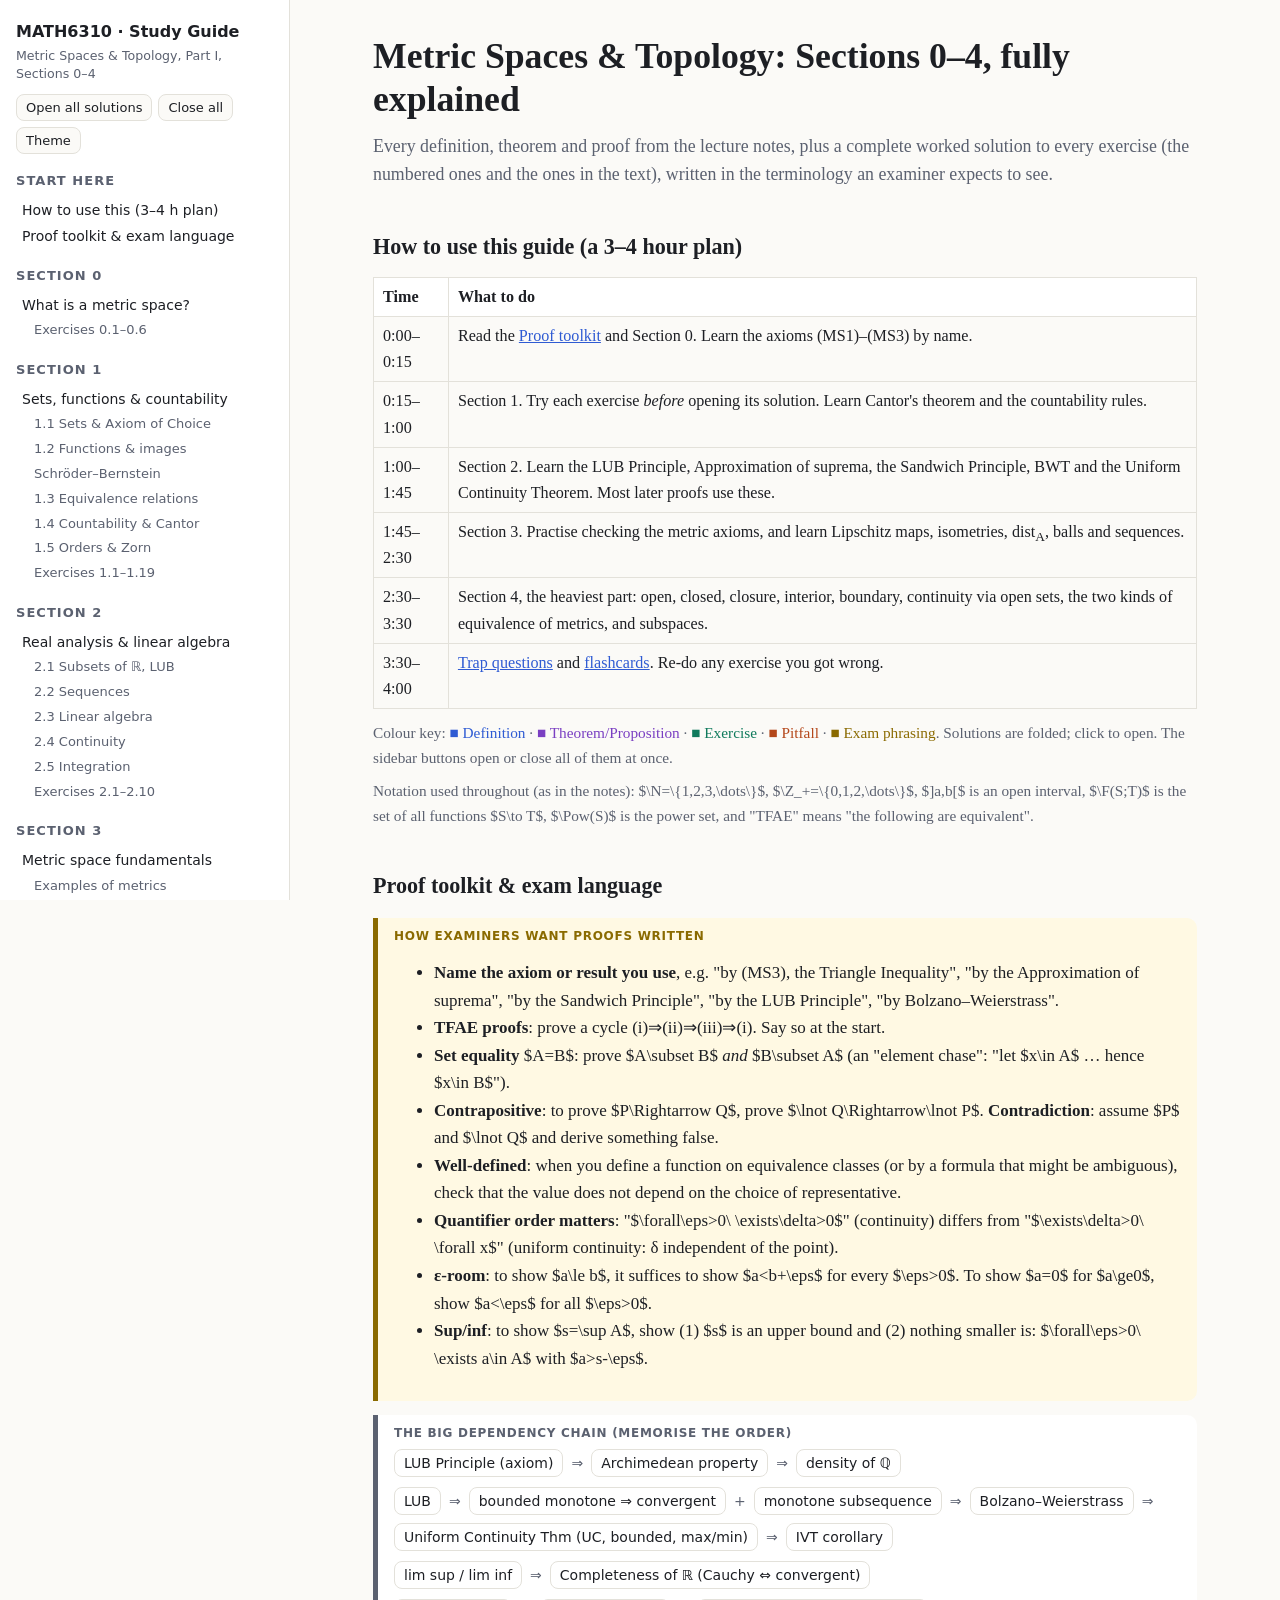
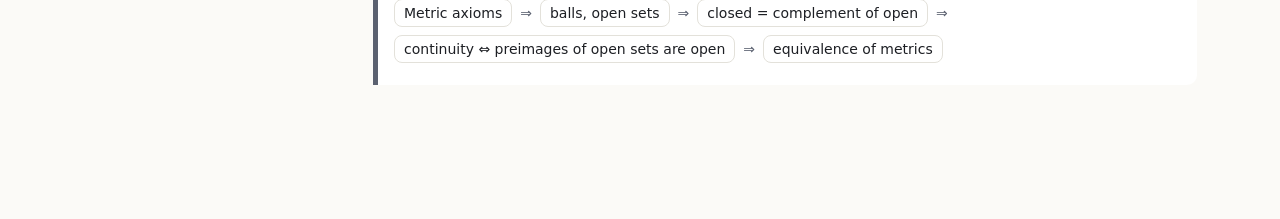
<file: metric-spaces-study-guide/src/00-head.html>
<!doctype html>
<html lang="en">
<head>
<meta charset="utf-8">
<meta name="viewport" content="width=device-width, initial-scale=1">
<title>Metric Spaces Study Guide</title>
<style>
/*KATEX_CSS*/
:root{
  --bg:#fbfaf7; --panel:#ffffff; --ink:#1d1f24; --muted:#5b6170; --line:#e3e1da;
  --accent:#2f5bd3; --accent-soft:#e9efff;
  --def:#2f5bd3; --def-bg:#f1f5ff;
  --thm:#7a3fc2; --thm-bg:#f6f0ff;
  --ex:#0f7a5c; --ex-bg:#ecf8f3;
  --warn:#b4471a; --warn-bg:#fff3ec;
  --exam:#8a6a00; --exam-bg:#fff9e3;
  --code-bg:#f3f2ee;
}
@media (prefers-color-scheme: dark){
  :root:not([data-theme="light"]){
    --bg:#15171c; --panel:#1c1f26; --ink:#e7e8ec; --muted:#a2a8b6; --line:#2d313b;
    --accent:#8fb0ff; --accent-soft:#232c45;
    --def:#8fb0ff; --def-bg:#1d2538;
    --thm:#c7a2ff; --thm-bg:#261f36;
    --ex:#5fd3a8; --ex-bg:#172a24;
    --warn:#ff9f73; --warn-bg:#2f1f18;
    --exam:#f0cd5a; --exam-bg:#2b2614;
    --code-bg:#242832;
  }
}
:root[data-theme="dark"]{
  --bg:#15171c; --panel:#1c1f26; --ink:#e7e8ec; --muted:#a2a8b6; --line:#2d313b;
  --accent:#8fb0ff; --accent-soft:#232c45;
  --def:#8fb0ff; --def-bg:#1d2538;
  --thm:#c7a2ff; --thm-bg:#261f36;
  --ex:#5fd3a8; --ex-bg:#172a24;
  --warn:#ff9f73; --warn-bg:#2f1f18;
  --exam:#f0cd5a; --exam-bg:#2b2614;
  --code-bg:#242832;
}
*{box-sizing:border-box}
html{scroll-behavior:smooth}
body{margin:0;background:var(--bg);color:var(--ink);font:17px/1.62 "Iowan Old Style","Palatino Linotype",Palatino,Georgia,serif;}
.katex{font-size:1.04em}
.layout{display:grid;grid-template-columns:290px minmax(0,1fr);min-height:100vh}
nav.toc{position:sticky;top:0;height:100vh;overflow:auto;border-right:1px solid var(--line);background:var(--panel);padding:20px 16px;font:14px/1.45 system-ui,-apple-system,Segoe UI,Roboto,sans-serif}
nav.toc h2{font-size:13px;letter-spacing:.08em;text-transform:uppercase;color:var(--muted);margin:18px 0 6px}
nav.toc a{color:var(--ink);text-decoration:none;display:block;padding:3px 6px;border-radius:6px}
nav.toc a:hover{background:var(--accent-soft)}
nav.toc a.sub{padding-left:18px;color:var(--muted);font-size:13px}
nav.toc .brand{font-weight:700;font-size:16px;margin-bottom:4px}
nav.toc .tools{display:flex;gap:6px;flex-wrap:wrap;margin:10px 0}
button{font:13px system-ui,sans-serif;border:1px solid var(--line);background:var(--bg);color:var(--ink);border-radius:8px;padding:5px 9px;cursor:pointer}
button:hover{border-color:var(--accent)}
main{max-width:880px;margin:0 auto;padding:28px 28px 120px;width:100%}
h1{font-size:2.1em;line-height:1.2;margin:.2em 0 .3em}
h2.sec{font-size:1.75em;margin:2.2em 0 .4em;padding-top:.6em;border-top:3px solid var(--ink)}
h3{font-size:1.3em;margin:1.8em 0 .4em}
h4{font-size:1.08em;margin:1.4em 0 .3em}
p{margin:.55em 0}
a{color:var(--accent)}
.lead{color:var(--muted);font-size:1.05em}
.box{border-left:5px solid var(--c);background:var(--b);padding:12px 16px;margin:14px 0;border-radius:0 10px 10px 0;overflow-x:auto}
.box>.tag{display:block;font:700 12px/1 system-ui,sans-serif;letter-spacing:.06em;text-transform:uppercase;color:var(--c);margin-bottom:6px}
.def{--c:var(--def);--b:var(--def-bg)}
.thm{--c:var(--thm);--b:var(--thm-bg)}
.ex{--c:var(--ex);--b:var(--ex-bg)}
.warn{--c:var(--warn);--b:var(--warn-bg)}
.exam{--c:var(--exam);--b:var(--exam-bg)}
.idea{--c:var(--muted);--b:var(--panel)}
.prf{margin:8px 0 14px;padding:8px 14px;border:1px dashed var(--line);border-radius:10px;background:var(--panel)}
.prf::before{content:"Proof.";font-style:italic;font-weight:700;margin-right:6px}
.prf.noLabel::before{content:none}
.qed{float:right}
details{margin:10px 0;border:1px solid var(--line);border-radius:10px;background:var(--panel)}
details>summary{cursor:pointer;padding:9px 14px;font:600 14px/1.4 system-ui,sans-serif;color:var(--ex);list-style:none}
details>summary::-webkit-details-marker{display:none}
details>summary::before{content:"▸ ";}
details[open]>summary::before{content:"▾ ";}
details>.inner{padding:2px 16px 12px;overflow-x:auto}
details.card>summary{color:var(--ink);font-weight:500;font-family:inherit;font-size:16px}
details.card>.inner{border-top:1px dashed var(--line);padding-top:8px}
table{border-collapse:collapse;width:100%;margin:12px 0;font-size:.95em;display:block;overflow-x:auto}
th,td{border:1px solid var(--line);padding:6px 9px;text-align:left;vertical-align:top}
th{background:var(--panel)}
.marks{font:600 12px system-ui,sans-serif;color:var(--muted);border:1px solid var(--line);border-radius:20px;padding:1px 8px;margin-left:6px;white-space:nowrap}
.kw{font-weight:700;color:var(--def)}
.small{font-size:.9em;color:var(--muted)}
.grid2{display:grid;grid-template-columns:1fr 1fr;gap:12px}
.flow{display:flex;flex-wrap:wrap;gap:8px;align-items:center;font:14px system-ui,sans-serif;margin:10px 0}
.flow span.n{border:1px solid var(--line);background:var(--panel);border-radius:8px;padding:5px 9px}
.flow span.a{color:var(--muted)}
svg text{fill:var(--ink);font:13px system-ui,sans-serif}
.done-toggle{font:13px system-ui,sans-serif;margin-left:8px}
.menu-btn{display:none}
ol.steps>li{margin:4px 0}
@media (max-width: 900px){
  .layout{display:block}
  nav.toc{position:fixed;inset:0 25% 0 0;z-index:20;transform:translateX(-105%);transition:transform .2s;height:100vh;box-shadow:0 0 30px rgba(0,0,0,.3)}
  nav.toc.open{transform:none}
  .menu-btn{display:inline-block;position:fixed;top:10px;right:12px;z-index:30}
  main{padding:20px 16px 100px}
  .grid2{grid-template-columns:1fr}
  body{font-size:16px}
}
@media print{
  nav.toc,.menu-btn,.tools,.noprint{display:none!important}
  .layout{display:block}
  main{max-width:none;padding:0}
  body{background:#fff;color:#000;font-size:11pt}
  details{break-inside:auto}
  h2.sec{break-before:page}
  .box,.prf{break-inside:avoid-page}
}
</style>
</head>
<body>
<button class="menu-btn" onclick="document.querySelector('nav.toc').classList.toggle('open')">☰ Contents</button>
<div class="layout">
<nav class="toc">
  <div class="brand">MATH6310 · Study Guide</div>
  <div class="small">Metric Spaces &amp; Topology, Part I, Sections 0–4</div>
  <div class="tools">
    <button onclick="toggleAll(true)">Open all solutions</button>
    <button onclick="toggleAll(false)">Close all</button>
    <button onclick="cycleTheme()">Theme</button>
  </div>
  <h2>Start here</h2>
  <a href="#plan">How to use this (3–4 h plan)</a>
  <a href="#toolkit">Proof toolkit &amp; exam language</a>
  <h2>Section 0</h2>
  <a href="#s0">What is a metric space?</a>
  <a class="sub" href="#s0-ex">Exercises 0.1–0.6</a>
  <h2>Section 1</h2>
  <a href="#s1">Sets, functions &amp; countability</a>
  <a class="sub" href="#s1-sets">1.1 Sets &amp; Axiom of Choice</a>
  <a class="sub" href="#s1-fun">1.2 Functions &amp; images</a>
  <a class="sub" href="#s1-sb">Schröder–Bernstein</a>
  <a class="sub" href="#s1-eq">1.3 Equivalence relations</a>
  <a class="sub" href="#s1-count">1.4 Countability &amp; Cantor</a>
  <a class="sub" href="#s1-order">1.5 Orders &amp; Zorn</a>
  <a class="sub" href="#s1-ex">Exercises 1.1–1.19</a>
  <h2>Section 2</h2>
  <a href="#s2">Real analysis &amp; linear algebra</a>
  <a class="sub" href="#s2-sub">2.1 Subsets of ℝ, LUB</a>
  <a class="sub" href="#s2-seq">2.2 Sequences</a>
  <a class="sub" href="#s2-lin">2.3 Linear algebra</a>
  <a class="sub" href="#s2-cts">2.4 Continuity</a>
  <a class="sub" href="#s2-int">2.5 Integration</a>
  <a class="sub" href="#s2-ex">Exercises 2.1–2.10</a>
  <h2>Section 3</h2>
  <a href="#s3">Metric space fundamentals</a>
  <a class="sub" href="#s3-ex-list">Examples of metrics</a>
  <a class="sub" href="#s3-new">New metrics from old</a>
  <a class="sub" href="#s3-iso">Isometries &amp; Lipschitz</a>
  <a class="sub" href="#s3-bdd">Diameter, ℓ∞(S;E)</a>
  <a class="sub" href="#s3-balls">Balls &amp; sequences</a>
  <a class="sub" href="#s3-ex">Exercises 3.1–3.14</a>
  <h2>Section 4</h2>
  <a href="#s4">Metric space topology</a>
  <a class="sub" href="#s4-open">Open sets, interior</a>
  <a class="sub" href="#s4-cts">Continuity</a>
  <a class="sub" href="#s4-closed">Closed sets, closure, boundary</a>
  <a class="sub" href="#s4-dense">Density, separability</a>
  <a class="sub" href="#s4-R">Open subsets of ℝ</a>
  <a class="sub" href="#s4-homeo">Homeomorphisms, equivalence</a>
  <a class="sub" href="#s4-prod">Products, subspaces</a>
  <a class="sub" href="#s4-ex">Exercises 4.1–4.12</a>
  <h2>Revision</h2>
  <a href="#traps">Trap questions (true/false)</a>
  <a href="#cards">Flashcards</a>
  <a href="#gloss">Glossary &amp; notation</a>
</nav>
<main>
<h1>Metric Spaces &amp; Topology: Sections 0–4, fully explained</h1>
<p class="lead">Every definition, theorem and proof from the lecture notes, plus a complete worked solution to every exercise (the numbered ones and the ones in the text), written in the terminology an examiner expects to see.</p>

<h3 id="plan">How to use this guide (a 3–4 hour plan)</h3>
<table>
<tr><th>Time</th><th>What to do</th></tr>
<tr><td>0:00–0:15</td><td>Read the <a href="#toolkit">Proof toolkit</a> and Section 0. Learn the axioms (MS1)–(MS3) by name.</td></tr>
<tr><td>0:15–1:00</td><td>Section 1. Try each exercise <em>before</em> opening its solution. Learn Cantor's theorem and the countability rules.</td></tr>
<tr><td>1:00–1:45</td><td>Section 2. Learn the LUB Principle, Approximation of suprema, the Sandwich Principle, BWT and the Uniform Continuity Theorem. Most later proofs use these.</td></tr>
<tr><td>1:45–2:30</td><td>Section 3. Practise checking the metric axioms, and learn Lipschitz maps, isometries, dist<sub>A</sub>, balls and sequences.</td></tr>
<tr><td>2:30–3:30</td><td>Section 4, the heaviest part: open, closed, closure, interior, boundary, continuity via open sets, the two kinds of equivalence of metrics, and subspaces.</td></tr>
<tr><td>3:30–4:00</td><td><a href="#traps">Trap questions</a> and <a href="#cards">flashcards</a>. Re-do any exercise you got wrong.</td></tr>
</table>
<p class="small">Colour key: <span style="color:var(--def)">■ Definition</span> · <span style="color:var(--thm)">■ Theorem/Proposition</span> · <span style="color:var(--ex)">■ Exercise</span> · <span style="color:var(--warn)">■ Pitfall</span> · <span style="color:var(--exam)">■ Exam phrasing</span>. Solutions are folded; click to open. The sidebar buttons open or close all of them at once.</p>
<p class="small">Notation used throughout (as in the notes): $\N=\{1,2,3,\dots\}$, $\Z_+=\{0,1,2,\dots\}$, $]a,b[$ is an open interval, $\F(S;T)$ is the set of all functions $S\to T$, $\Pow(S)$ is the power set, and "TFAE" means "the following are equivalent".</p>

<h3 id="toolkit">Proof toolkit &amp; exam language</h3>
<div class="box exam"><span class="tag">How examiners want proofs written</span>
<ul>
<li><b>Name the axiom or result you use</b>, e.g. "by (MS3), the Triangle Inequality", "by the Approximation of suprema", "by the Sandwich Principle", "by the LUB Principle", "by Bolzano–Weierstrass".</li>
<li><b>TFAE proofs</b>: prove a cycle (i)⇒(ii)⇒(iii)⇒(i). Say so at the start.</li>
<li><b>Set equality</b> $A=B$: prove $A\subset B$ <em>and</em> $B\subset A$ (an "element chase": "let $x\in A$ … hence $x\in B$").</li>
<li><b>Contrapositive</b>: to prove $P\Rightarrow Q$, prove $\lnot Q\Rightarrow\lnot P$. <b>Contradiction</b>: assume $P$ and $\lnot Q$ and derive something false.</li>
<li><b>Well-defined</b>: when you define a function on equivalence classes (or by a formula that might be ambiguous), check that the value does not depend on the choice of representative.</li>
<li><b>Quantifier order matters</b>: "$\forall\eps>0\ \exists\delta>0$" (continuity) differs from "$\exists\delta>0\ \forall x$" (uniform continuity: δ independent of the point).</li>
<li><b>ε-room</b>: to show $a\le b$, it suffices to show $a&lt;b+\eps$ for every $\eps>0$. To show $a=0$ for $a\ge0$, show $a&lt;\eps$ for all $\eps>0$.</li>
<li><b>Sup/inf</b>: to show $s=\sup A$, show (1) $s$ is an upper bound and (2) nothing smaller is: $\forall\eps>0\ \exists a\in A$ with $a>s-\eps$.</li>
</ul></div>
<div class="box idea"><span class="tag">The big dependency chain (memorise the order)</span>
<div class="flow"><span class="n">LUB Principle (axiom)</span><span class="a">⇒</span><span class="n">Archimedean property</span><span class="a">⇒</span><span class="n">density of ℚ</span></div>
<div class="flow"><span class="n">LUB</span><span class="a">⇒</span><span class="n">bounded monotone ⇒ convergent</span><span class="a">+</span><span class="n">monotone subsequence</span><span class="a">⇒</span><span class="n">Bolzano–Weierstrass</span><span class="a">⇒</span><span class="n">Uniform Continuity Thm (UC, bounded, max/min)</span><span class="a">⇒</span><span class="n">IVT corollary</span></div>
<div class="flow"><span class="n">lim sup / lim inf</span><span class="a">⇒</span><span class="n">Completeness of ℝ (Cauchy ⇔ convergent)</span></div>
<div class="flow"><span class="n">Metric axioms</span><span class="a">⇒</span><span class="n">balls, open sets</span><span class="a">⇒</span><span class="n">closed = complement of open</span><span class="a">⇒</span><span class="n">continuity ⇔ preimages of open sets are open</span><span class="a">⇒</span><span class="n">equivalence of metrics</span></div>
</div>
</file>
